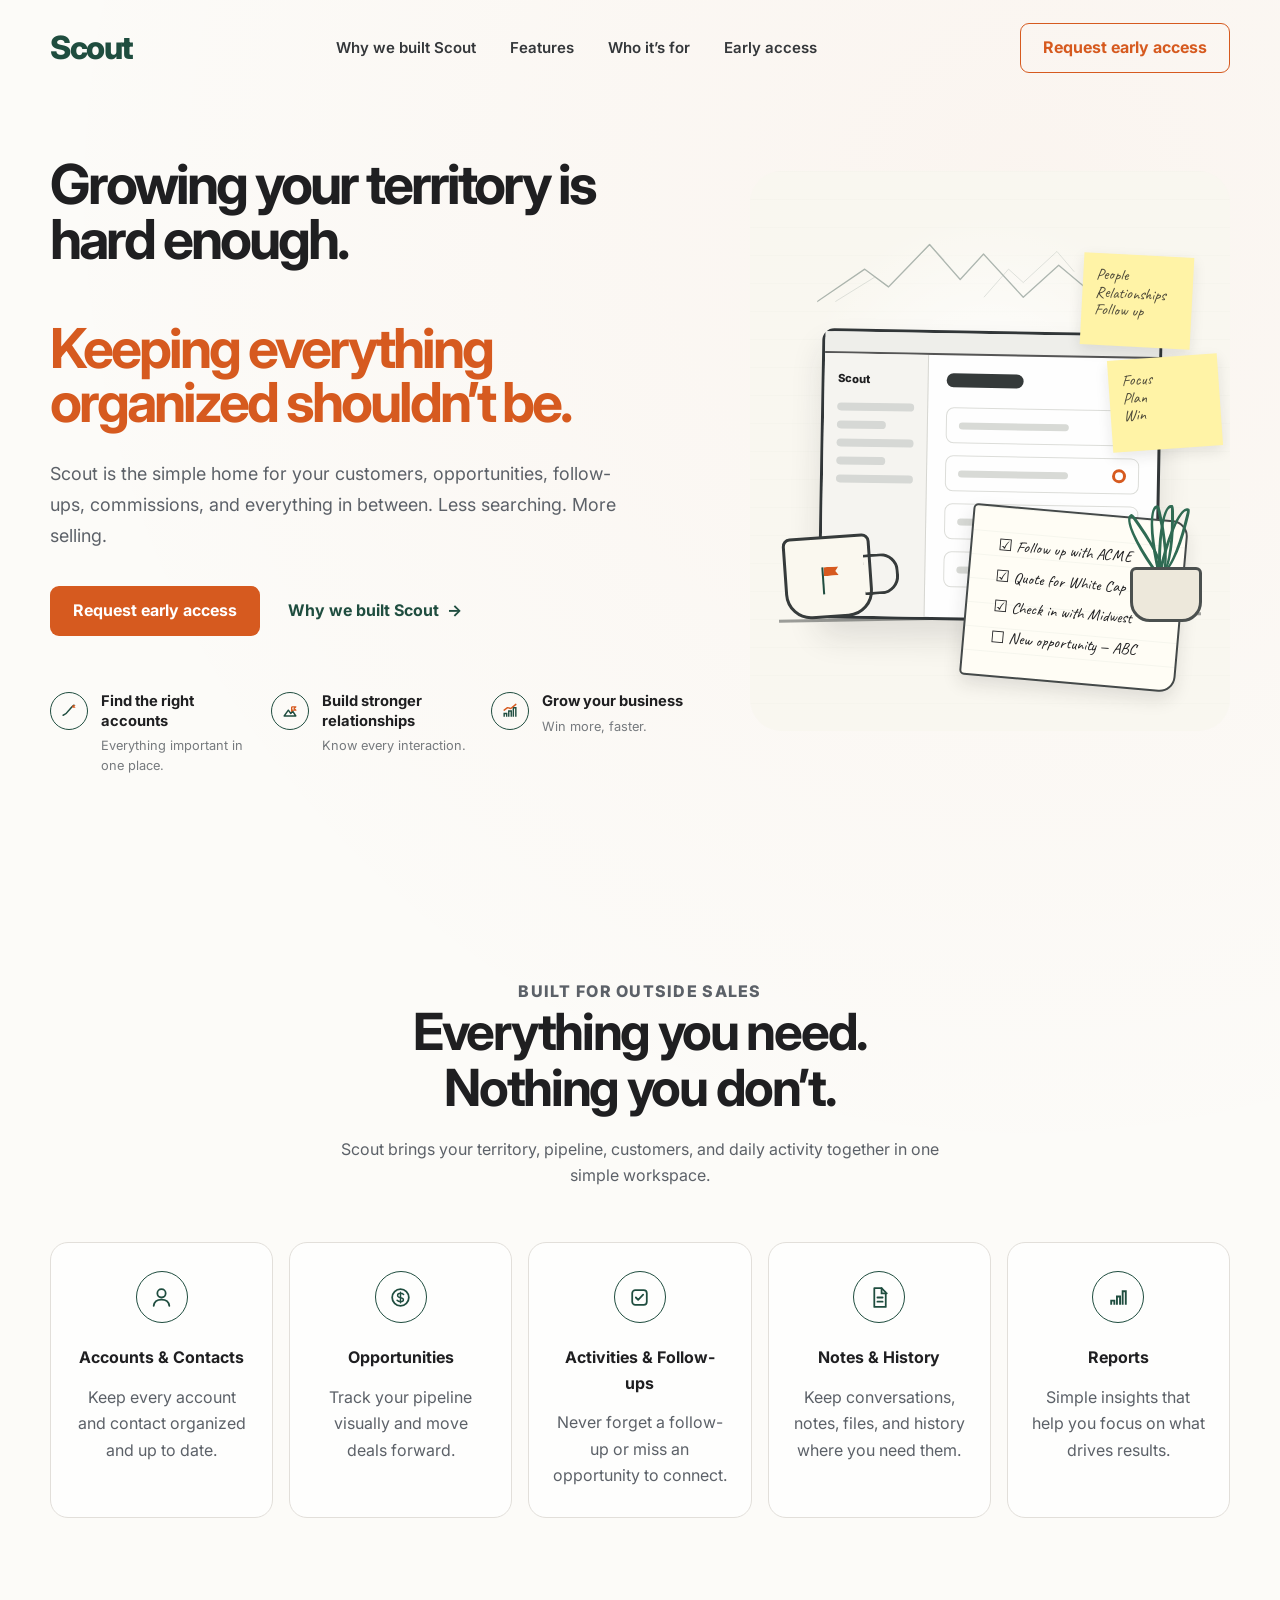
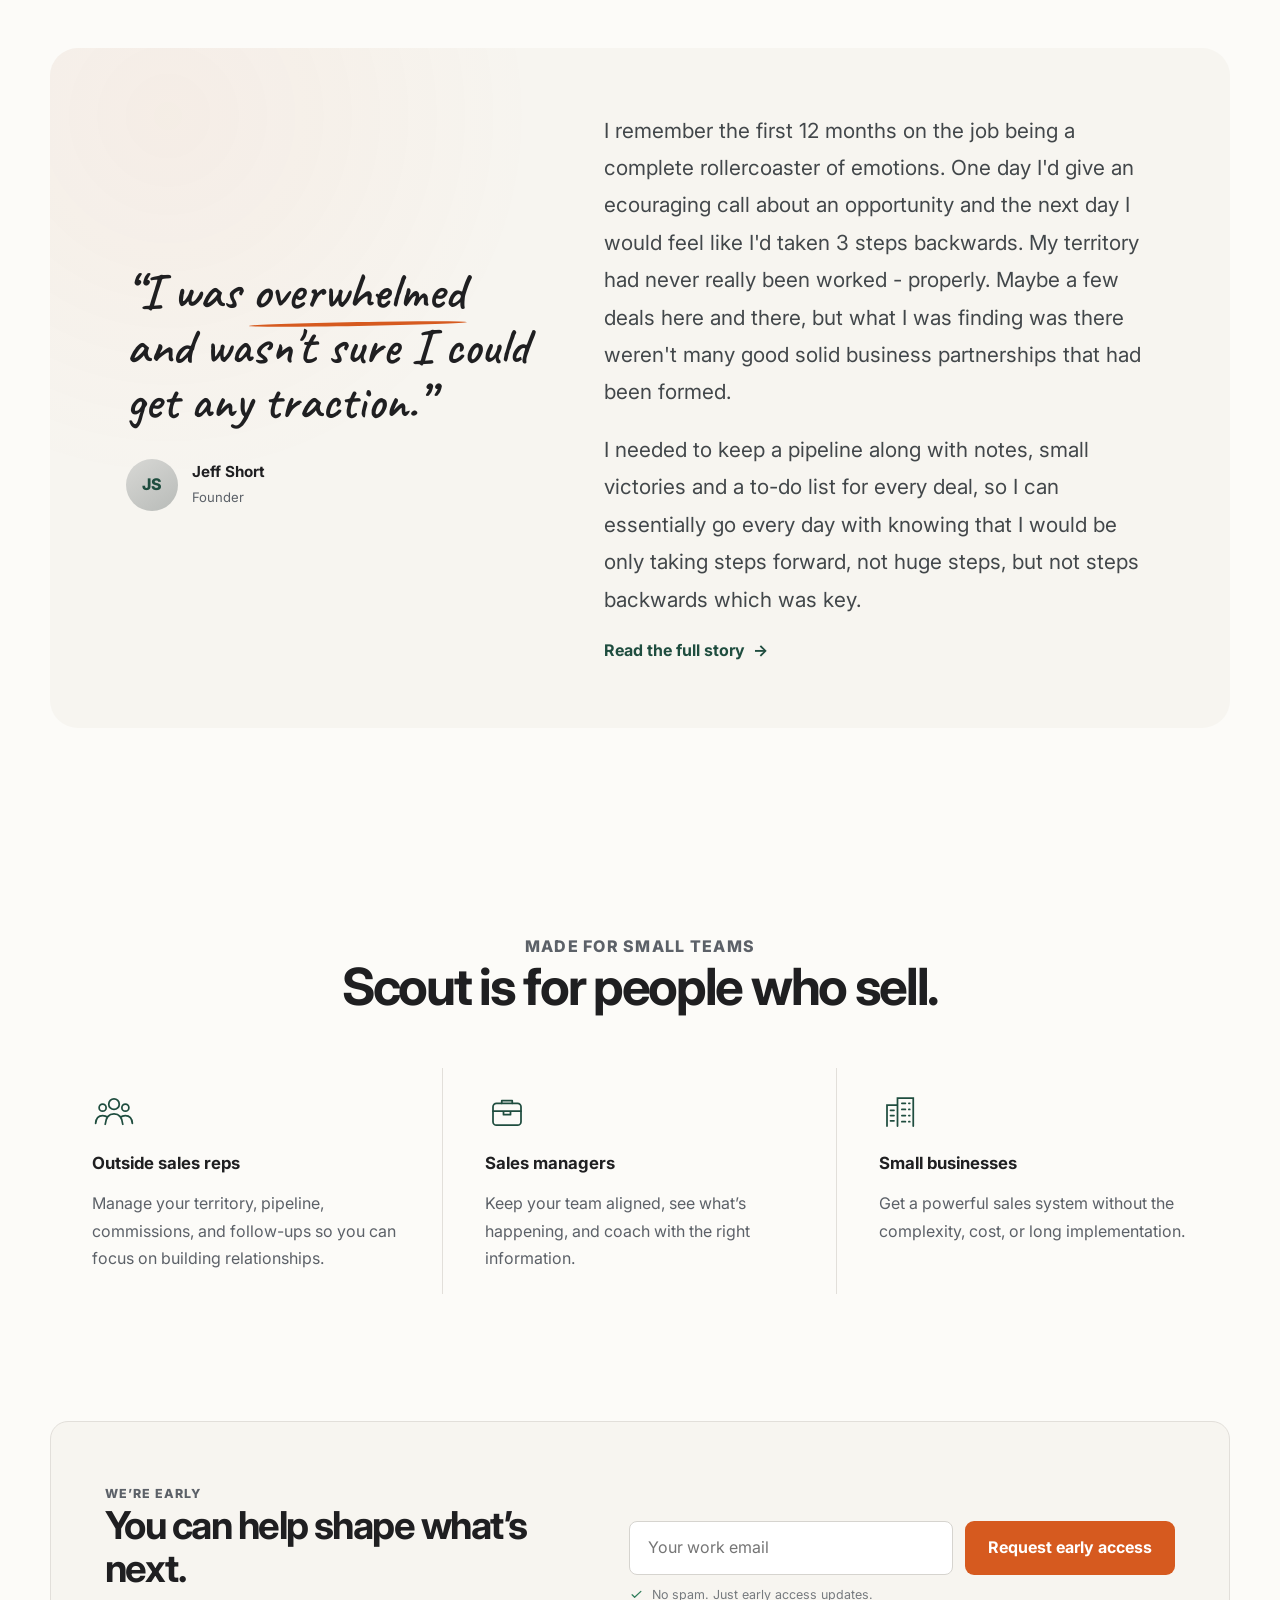
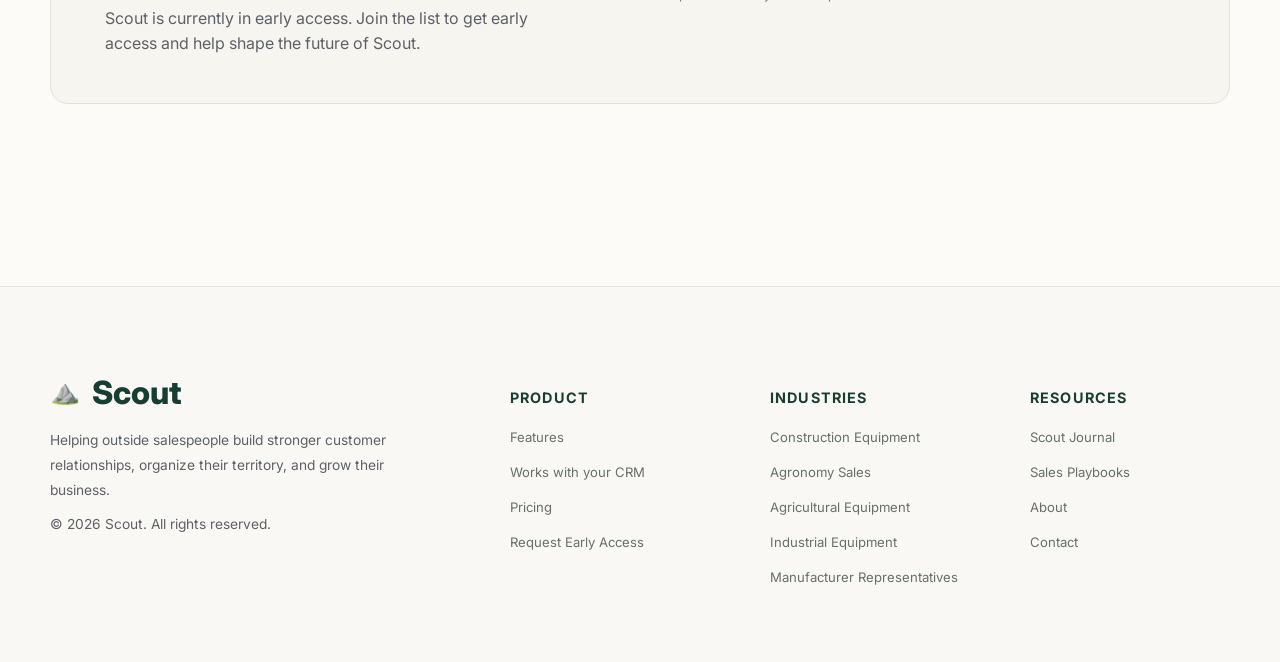
<file: index.html>
<!DOCTYPE html>
<html lang="en">
<head>
  <meta charset="UTF-8" />
  <meta name="viewport" content="width=device-width, initial-scale=1.0" />

  <title>Scout — Find. Build. Grow.</title>

  <meta
    name="description"
    content="Scout helps outside sales reps organize customers, opportunities, follow-ups, commissions, and territory activity in one simple workspace."
  />

  <link rel="preconnect" href="https://fonts.googleapis.com" />
  <link rel="preconnect" href="https://fonts.gstatic.com" crossorigin />

  <link
    href="https://fonts.googleapis.com/css2?family=Caveat:wght@500;600;700&family=Inter:wght@400;500;600;700;800&display=swap"
    rel="stylesheet"
  />

  <style>
    :root {
      --scout-green: #1f4d3f;
      --pine-green: #2f6b53;
      --scout-orange: #d65a1f;
      --scout-orange-dark: #bd4814;

      --sand: #f7f5f0;
      --warm-white: #fcfbf8;
      --white: #ffffff;
      --stone: #e2dfda;

      --charcoal: #1f1f21;
      --graphite: #5c6168;
      --muted: #767a7e;

      --success: #2e7d5a;

      --radius-sm: 10px;
      --radius-md: 18px;
      --radius-lg: 28px;

      --shadow-soft:
        0 18px 50px rgba(31, 31, 33, 0.06),
        0 2px 10px rgba(31, 31, 33, 0.04);

      --container: 1180px;
    }

    * {
      box-sizing: border-box;
    }

    html {
      scroll-behavior: smooth;
    }

    body {
      margin: 0;
      background:
        radial-gradient(
          circle at 80% 5%,
          rgba(214, 90, 31, 0.04),
          transparent 26%
        ),
        var(--warm-white);
      color: var(--charcoal);
      font-family: "Inter", Arial, sans-serif;
      line-height: 1.6;
    }

    img {
      display: block;
      max-width: 100%;
    }

    a {
      color: inherit;
      text-decoration: none;
    }

    button,
    input {
      font: inherit;
    }

    .container {
      width: min(calc(100% - 40px), var(--container));
      margin: 0 auto;
    }

    .section {
      padding: 92px 0;
    }

    .eyebrow {
      margin: 0 0 12px;
      color: var(--scout-orange);
      font-size: 0.78rem;
      font-weight: 800;
      letter-spacing: 0.08em;
      text-transform: uppercase;
    }

    .section-heading {
      max-width: 720px;
      margin: 0 auto;
      text-align: center;
    }

    .section-heading h2 {
      margin: 0;
      font-size: clamp(2rem, 4vw, 3.35rem);
      line-height: 1.08;
      letter-spacing: -0.045em;
    }

    .section-heading p {
      max-width: 650px;
      margin: 22px auto 0;
      color: var(--graphite);
      font-size: 1rem;
    }

    .btn {
      display: inline-flex;
      min-height: 50px;
      align-items: center;
      justify-content: center;
      gap: 9px;
      padding: 0 22px;
      border: 1px solid transparent;
      border-radius: 9px;
      cursor: pointer;
      font-weight: 700;
      transition:
        transform 160ms ease,
        background-color 160ms ease,
        border-color 160ms ease,
        color 160ms ease;
    }

    .btn:hover {
      transform: translateY(-1px);
    }

    .btn-primary {
      background: var(--scout-orange);
      color: var(--white);
    }

    .btn-primary:hover {
      background: var(--scout-orange-dark);
    }

    .btn-secondary {
      border-color: var(--scout-orange);
      background: transparent;
      color: var(--scout-orange);
    }

    .btn-secondary:hover {
      background: rgba(214, 90, 31, 0.06);
    }

    .text-link {
      display: inline-flex;
      align-items: center;
      gap: 8px;
      color: var(--scout-green);
      font-weight: 700;
    }

    .text-link:hover {
      color: var(--scout-orange);
    }

    /* Header */

    .site-header {
      position: relative;
      z-index: 20;
      padding: 22px 0;
    }

    .header-inner {
      display: flex;
      align-items: center;
      justify-content: space-between;
      gap: 28px;
    }

    .logo {
      display: inline-flex;
      align-items: center;
      gap: 11px;
      font-size: 2rem;
      font-weight: 800;
      letter-spacing: -0.045em;
      color: var(--scout-green);
    }

    .logo-mark {
      position: relative;
      display: inline-flex;
      width: 44px;
      height: 44px;
      align-items: center;
      justify-content: center;
      border: 2px solid var(--scout-green);
      border-radius: 50%;
    }

    .logo-mark svg {
      width: 31px;
      height: 31px;
    }

    .main-nav {
      display: flex;
      align-items: center;
      gap: 34px;
      color: #34373a;
      font-size: 0.94rem;
      font-weight: 600;
    }

    .main-nav a {
      transition: color 150ms ease;
    }

    .main-nav a:hover {
      color: var(--scout-orange);
    }

    .mobile-menu-button {
      display: none;
      width: 44px;
      height: 44px;
      align-items: center;
      justify-content: center;
      border: 1px solid var(--stone);
      border-radius: 9px;
      background: var(--white);
      cursor: pointer;
    }

    /* Hero */

    .hero {
      padding: 62px 0 90px;
    }

    .hero-grid {
      display: grid;
      grid-template-columns: minmax(0, 1.4fr) minmax(480px, .6fr);
      align-items: center;
      gap: 58px;
    }

    .hero-copy h1 {
      max-width: 690px;
      margin: 0;
      font-size: clamp(2.5rem, 4.3vw, 4.25rem);
      line-height: 0.99;
      letter-spacing: -0.055em;
    }

    .hero-copy h1 span {
      display: block;
      color: var(--scout-orange);
    }

    .hero-copy > p {
      max-width: 590px;
      margin: 28px 0 0;
      color: var(--graphite);
      font-size: 1.12rem;
      line-height: 1.75;
    }

    .hero-actions {
      display: flex;
      align-items: center;
      gap: 28px;
      margin-top: 34px;
    }

    .hero-points {
      display: grid;
      grid-template-columns: repeat(3, 1fr);
      gap: 20px;
      margin-top: 56px;
    }

    .hero-point {
      display: grid;
      grid-template-columns: 39px 1fr;
      gap: 12px;
      align-items: start;
    }

    .hero-point-icon {
      display: inline-flex;
      width: 38px;
      height: 38px;
      align-items: center;
      justify-content: center;
      border: 1.5px solid var(--scout-green);
      border-radius: 50%;
      color: var(--scout-green);
    }

    .hero-point h3 {
      margin: 0;
      font-size: 0.92rem;
      line-height: 1.35;
    }

    .hero-point p {
      margin: 5px 0 0;
      color: var(--muted);
      font-size: 0.8rem;
      line-height: 1.5;
    }

    .hero-visual {
      position: relative;
      min-height: 590px;
    }

    .sketch-card {
      position: relative;
      overflow: hidden;
      min-height: 560px;
      border-radius: 32px;
      background:
        linear-gradient(rgba(255, 255, 255, 0.2), rgba(255, 255, 255, 0.2)),
        repeating-linear-gradient(
          0deg,
          transparent 0,
          transparent 27px,
          rgba(31, 77, 63, 0.035) 28px
        ),
        #f8f5ec;
    }

    .sketch-card::before {
      position: absolute;
      inset: 0;
      background:
        radial-gradient(
          circle at 50% 42%,
          rgba(255, 255, 255, 0.92),
          transparent 48%
        );
      content: "";
    }

    .mountain-lines {
      position: absolute;
      top: 42px;
      left: 50%;
      width: 72%;
      transform: translateX(-50%);
      opacity: 0.38;
    }

    .monitor {
      position: absolute;
      top: 160px;
      left: 50%;
      z-index: 2;
      width: 58%;
      min-width: 340px;
      transform: translateX(-50%) rotate(1deg);
      border: 3px solid #313638;
      border-radius: 12px;
      background: #fefefe;
      box-shadow: 0 18px 32px rgba(31, 31, 33, 0.12);
    }

    .monitor-top {
      height: 22px;
      border-bottom: 2px solid #555;
      background: #eeeeea;
    }

    .monitor-screen {
      display: grid;
      grid-template-columns: 31% 1fr;
      min-height: 220px;
    }

    .monitor-sidebar {
      border-right: 1px solid #d6d6d1;
      padding: 17px 13px;
      background: #f5f4f0;
    }

    .screen-logo {
      margin-bottom: 14px;
      font-size: 0.7rem;
      font-weight: 800;
    }

    .screen-line {
      height: 8px;
      margin: 10px 0;
      border-radius: 20px;
      background: #d6d8d5;
    }

    .screen-line.short {
      width: 64%;
    }

    .monitor-content {
      padding: 18px;
    }

    .monitor-title {
      width: 40%;
      height: 14px;
      margin-bottom: 20px;
      border-radius: 12px;
      background: #353a3a;
    }

    .mini-card {
      display: grid;
      grid-template-columns: 1fr 46px;
      align-items: center;
      gap: 12px;
      margin-bottom: 12px;
      padding: 10px 12px;
      border: 1px solid #dcddd9;
      border-radius: 8px;
    }

    .mini-card-line {
      height: 7px;
      border-radius: 12px;
      background: #d8dad6;
    }

    .mini-card-dot {
      width: 14px;
      height: 14px;
      justify-self: end;
      border: 3px solid var(--scout-orange);
      border-radius: 50%;
    }

    .desk-line {
      position: absolute;
      right: 6%;
      bottom: 112px;
      left: 6%;
      height: 3px;
      background: rgba(42, 47, 47, 0.45);
      transform: rotate(-1deg);
    }

    .notebook {
      position: absolute;
      right: 10%;
      bottom: 47px;
      z-index: 3;
      width: 45%;
      min-height: 160px;
      padding: 26px 26px 20px;
      border: 2px solid #444949;
      border-radius: 5px 16px 16px 5px;
      background:
        repeating-linear-gradient(
          0deg,
          transparent 0,
          transparent 23px,
          rgba(39, 79, 62, 0.09) 24px
        ),
        #fffdf5;
      transform: rotate(5deg);
      box-shadow: 0 8px 18px rgba(31, 31, 33, 0.12);
      font-family: "Caveat", cursive;
    }

    .notebook p {
      margin: 0 0 5px;
      font-size: 1rem;
    }

    .coffee {
      position: absolute;
      bottom: 113px;
      left: 7%;
      z-index: 4;
      width: 88px;
      height: 82px;
      border: 3px solid #363b3b;
      border-radius: 8px 8px 26px 26px;
      background: #faf8ef;
      transform: rotate(-4deg);
    }

    .coffee::after {
      position: absolute;
      top: 18px;
      right: -30px;
      width: 32px;
      height: 35px;
      border: 3px solid #363b3b;
      border-left: 0;
      border-radius: 0 18px 18px 0;
      content: "";
    }

    .coffee-flag {
      position: absolute;
      top: 28px;
      left: 35px;
      width: 20px;
      height: 27px;
      border-left: 2px solid var(--scout-green);
    }

    .coffee-flag::before {
      position: absolute;
      top: 0;
      left: 0;
      width: 15px;
      height: 9px;
      background: var(--scout-orange);
      content: "";
      clip-path: polygon(0 0, 100% 0, 78% 50%, 100% 100%, 0 100%);
    }

    .plant {
      position: absolute;
      right: 3%;
      bottom: 109px;
      z-index: 4;
      width: 106px;
      height: 120px;
    }

    .plant-pot {
      position: absolute;
      right: 14px;
      bottom: 0;
      width: 72px;
      height: 55px;
      border: 3px solid #4b504f;
      border-radius: 6px 6px 20px 20px;
      background: #ede8db;
    }

    .leaf {
      position: absolute;
      bottom: 47px;
      left: 48px;
      width: 16px;
      height: 70px;
      border: 3px solid var(--pine-green);
      border-radius: 80% 10% 80% 10%;
      transform-origin: bottom;
    }

    .leaf:nth-child(2) {
      transform: rotate(-35deg);
    }

    .leaf:nth-child(3) {
      transform: rotate(-12deg);
    }

    .leaf:nth-child(4) {
      transform: rotate(14deg);
    }

    .leaf:nth-child(5) {
      transform: rotate(39deg);
    }

    .sticky-note {
      position: absolute;
      z-index: 6;
      width: 110px;
      min-height: 92px;
      padding: 13px;
      background: #fff3a6;
      box-shadow: 0 5px 14px rgba(31, 31, 33, 0.1);
      color: #4e4a39;
      font-family: "Caveat", cursive;
      font-size: 1rem;
      line-height: 1.1;
    }

    .sticky-one {
      top: 84px;
      right: 8%;
      transform: rotate(3deg);
    }

    .sticky-two {
      top: 186px;
      right: 2%;
      transform: rotate(-4deg);
    }

    /* Features */

    .features-grid {
      display: grid;
      grid-template-columns: repeat(5, 1fr);
      gap: 16px;
      margin-top: 54px;
    }

    .feature-card {
      min-height: 245px;
      padding: 28px 22px;
      border: 1px solid var(--stone);
      border-radius: var(--radius-md);
      background: rgba(255, 255, 255, 0.7);
      text-align: center;
      transition:
        transform 170ms ease,
        border-color 170ms ease,
        background-color 170ms ease;
    }

    .feature-card:hover {
      border-color: rgba(214, 90, 31, 0.35);
      background: var(--white);
      transform: translateY(-4px);
    }

    .feature-icon {
      display: inline-flex;
      width: 52px;
      height: 52px;
      align-items: center;
      justify-content: center;
      margin-bottom: 22px;
      border: 1.5px solid var(--scout-green);
      border-radius: 50%;
      color: var(--scout-green);
    }

    .feature-card h3 {
      margin: 0;
      font-size: 1rem;
    }

    .feature-card p {
      margin: 13px 0 0;
      color: var(--graphite);
      font-size: 1rem;
      line-height: 1.65;
    }

    /* Founder */

    .founder-section {
      padding-top: 38px;
    }

    .founder-card {
      display: grid;
      grid-template-columns: 0.85fr 1.15fr;
      gap: 72px;
      align-items: center;
      padding: 64px 76px;
      border-radius: var(--radius-lg);
      background:
        radial-gradient(
          circle at 10% 10%,
          rgba(214, 90, 31, 0.05),
          transparent 30%
        ),
        var(--sand);
    }

    .founder-quote {
      position: relative;
    }

    .founder-quote blockquote {
      margin: 0;
      font-family: "Caveat", cursive;
      font-size: clamp(2.1rem, 4vw, 3.5rem);
      font-weight: 600;
      line-height: 1.07;
    }

    .hand-underline {
      position: relative;
      display: inline-block;
    }

    .hand-underline::after {
      position: absolute;
      right: -3px;
      bottom: -7px;
      left: -3px;
      height: 4px;
      border-radius: 50%;
      background: var(--scout-orange);
      content: "";
      transform: rotate(-1deg);
    }

    .founder-info {
      display: flex;
      align-items: center;
      gap: 14px;
      margin-top: 30px;
    }

    .founder-photo {
      display: inline-flex;
      width: 52px;
      height: 52px;
      align-items: center;
      justify-content: center;
      overflow: hidden;
      border-radius: 50%;
      background: linear-gradient(145deg, #d8d8d5, #b8bbb8);
      color: var(--scout-green);
      font-weight: 800;
    }

    .founder-info strong {
      display: block;
      font-size: 0.95rem;
    }

    .founder-info span {
      color: var(--graphite);
      font-size: 0.82rem;
    }

    .founder-story p {
      margin: 0 0 20px;
      color: #42474a;
      font-size: 1.3rem;
      line-height: 1.8;
    }

    /* Audience */

    .audience-grid {
      display: grid;
      grid-template-columns: repeat(3, 1fr);
      gap: 0;
      margin-top: 54px;
    }

    .audience-item {
      min-height: 220px;
      padding: 22px 42px;
      border-right: 1px solid var(--stone);
    }

    .audience-item:last-child {
      border-right: 0;
    }

    .audience-icon {
      display: inline-flex;
      width: 44px;
      height: 44px;
      align-items: center;
      justify-content: center;
      margin-bottom: 16px;
      color: var(--scout-green);
    }

    .audience-item h3 {
      margin: 0;
      font-size: 1.05rem;
    }

    .audience-item p {
      margin: 13px 0 0;
      color: var(--graphite);
      font-size: 1rem;
      line-height: 1.7;
    }

    /* CTA */

    .cta-section {
      padding-top: 35px;
      padding-bottom: 62px;
    }

    .cta-card {
      display: grid;
      grid-template-columns: 1fr 1.15fr;
      gap: 50px;
      align-items: center;
      padding: 46px 54px;
      border: 1px solid var(--stone);
      border-radius: var(--radius-md);
      background: var(--sand);
    }

    .cta-copy h2 {
      max-width: 450px;
      margin: 0;
      font-size: clamp(1.7rem, 3vw, 2.7rem);
      line-height: 1.12;
      letter-spacing: -0.04em;
    }

    .cta-copy p {
      max-width: 510px;
      margin: 16px 0 0;
      color: var(--graphite);
    }

    .early-access-form {
      display: grid;
      grid-template-columns: 1fr auto;
      gap: 12px;
    }

    .early-access-form input {
      width: 100%;
      min-height: 54px;
      padding: 0 18px;
      border: 1px solid #d6d4cf;
      border-radius: 8px;
      background: var(--white);
      outline: none;
    }

    .early-access-form input:focus {
      border-color: var(--scout-orange);
      box-shadow: 0 0 0 3px rgba(214, 90, 31, 0.11);
    }

    .form-note {
      display: flex;
      align-items: center;
      gap: 8px;
      margin-top: 10px;
      color: var(--muted);
      font-size: 0.78rem;
    }

    .form-note svg {
      color: var(--success);
    }

    /* Footer */

    .site-footer {
      padding: 42px 0 54px;
    }

    .footer-grid {
      display: grid;
      grid-template-columns: 1.8fr repeat(3, 1fr) auto;
      gap: 46px;
      align-items: start;
    }

    .footer-brand p {
      margin: 10px 0 0;
      color: var(--graphite);
      font-size: 0.86rem;
    }

    .footer-brand p span {
      color: var(--scout-orange);
    }

    .footer-column h3 {
      margin: 0 0 14px;
      font-size: 0.82rem;
    }

    .footer-column a {
      display: block;
      margin: 8px 0;
      color: var(--graphite);
      font-size: 0.82rem;
    }

    .footer-column a:hover {
      color: var(--scout-orange);
    }

    .social-links {
      display: flex;
      gap: 14px;
      align-items: center;
      padding-top: 6px;
    }

    .social-link {
      display: inline-flex;
      width: 38px;
      height: 38px;
      align-items: center;
      justify-content: center;
      border: 1px solid var(--stone);
      border-radius: 50%;
      background: var(--white);
    }

    .social-link:hover {
      border-color: var(--scout-orange);
      color: var(--scout-orange);
    }

    /* Mobile nav */

    .mobile-nav {
      display: none;
      padding: 10px 0 20px;
    }

    .mobile-nav.open {
      display: grid;
      gap: 7px;
    }

    .mobile-nav a {
      padding: 12px 0;
      border-bottom: 1px solid var(--stone);
      font-weight: 600;
    }
    /* =========================
   FOOTER
========================= */

.site-footer{

    margin-top:120px;
    padding:80px 0 60px;

    background:#faf8f5;

    border-top:1px solid #e8e5df;

}

.footer-grid{

    display:grid;

    grid-template-columns:
        2fr
        1fr
        1fr
        1fr;

    gap:60px;

}

.footer-logo{

    display:flex;

    align-items:center;

    gap:12px;

    text-decoration:none;

    color:#183e34;

    font-size:2rem;

    font-weight:800;

}

.logo-icon{

    font-size:1.5rem;

}

.footer-tagline{

    margin-top:22px;

    max-width:360px;

    color:#66706b;

    line-height:1.8;

}

.footer-copy{

    margin-top:28px;

    font-size:.9rem;

    color:#999;

}

.footer-column h4{

    margin-bottom:18px;

    font-size:.9rem;

    text-transform:uppercase;

    letter-spacing:.08em;

    color:#183e34;

}

.footer-column a{

    display:block;

    margin-bottom:14px;

    color:#66706b;

    text-decoration:none;

    transition:.2s;

}

.footer-column a:hover{

    color:#d65a1f;

}

@media(max-width:900px){

.footer-grid{

grid-template-columns:1fr 1fr;

}

}

@media(max-width:650px){

.footer-grid{

grid-template-columns:1fr;

gap:40px;

}

}

    /* Responsive */

    @media (max-width: 1020px) {
      .main-nav {
        display: none;
      }

      .header-inner > .btn {
        display: none;
      }

      .mobile-menu-button {
        display: inline-flex;
      }

      .hero-grid {
        grid-template-columns: 1fr;
      }

      .hero-copy {
        text-align: center;
      }

      .hero-copy h1,
      .hero-copy > p {
        margin-right: auto;
        margin-left: auto;
      }

      .hero-actions {
        justify-content: center;
      }

      .hero-point {
        text-align: left;
      }

      .hero-visual {
        min-height: 570px;
      }

      .features-grid {
        grid-template-columns: repeat(3, 1fr);
      }

      .founder-card {
        gap: 44px;
        padding: 54px 42px;
      }

      .footer-grid {
        grid-template-columns: 1.5fr repeat(3, 1fr);
      }

      .social-links {
        grid-column: 1 / -1;
      }
    }

    @media (max-width: 760px) {
      .container {
        width: min(calc(100% - 28px), var(--container));
      }

      .section {
        padding: 70px 0;
      }

      .hero {
        padding-top: 38px;
      }

      .hero-copy h1 {
        font-size: clamp(2.65rem, 12vw, 4.5rem);
      }

      .hero-actions {
        flex-direction: column;
        gap: 18px;
      }

      .hero-actions .btn {
        width: 100%;
      }

      .hero-points {
        grid-template-columns: 1fr;
      }

      .hero-visual {
        min-height: 480px;
      }

      .sketch-card {
        min-height: 470px;
      }

      .monitor {
        top: 135px;
        width: 72%;
        min-width: 0;
      }

      .monitor-screen {
        min-height: 185px;
      }

      .sticky-note {
        width: 84px;
        min-height: 72px;
        padding: 9px;
        font-size: 0.82rem;
      }

      .sticky-one {
        top: 60px;
        right: 4%;
      }

      .sticky-two {
        top: 143px;
        right: 0;
      }

      .notebook {
        right: 4%;
        bottom: 45px;
        width: 54%;
        min-height: 126px;
        padding: 18px;
      }

      .coffee {
        bottom: 86px;
        left: 4%;
        transform: scale(0.78) rotate(-4deg);
      }

      .plant {
        display: none;
      }

      .features-grid {
        grid-template-columns: 1fr;
      }

      .feature-card {
        min-height: 0;
      }

      .founder-card {
        grid-template-columns: 1fr;
        padding: 40px 26px;
      }

      .audience-grid {
        grid-template-columns: 1fr;
      }

      .audience-item {
        min-height: 0;
        padding: 28px 12px;
        border-right: 0;
        border-bottom: 1px solid var(--stone);
      }

      .audience-item:last-child {
        border-bottom: 0;
      }

      .cta-card {
        grid-template-columns: 1fr;
        padding: 34px 24px;
      }

      .early-access-form {
        grid-template-columns: 1fr;
      }

      .early-access-form .btn {
        width: 100%;
      }

      .footer-grid {
        grid-template-columns: repeat(2, 1fr);
      }

      .footer-brand {
        grid-column: 1 / -1;
      }
    }

    @media (max-width: 480px) {
      .logo {
        font-size: 1.65rem;
      }

      .logo-mark {
        width: 39px;
        height: 39px;
      }

      .footer-grid {
        grid-template-columns: 1fr;
      }

      .social-links {
        grid-column: auto;
      }
    }
  </style>
</head>

<body>
  <header class="site-header">
    <div class="container">
      <div class="header-inner">
        <a class="logo" href="#top" aria-label="Scout homepage">
          Scout
        </a>

        <nav class="main-nav" aria-label="Primary navigation">
          <a href="#story">Why we built Scout</a>
          <a href="#features">Features</a>
          <a href="#audience">Who it’s for</a>
          <a href="#early-access">Early access</a>
        </nav>

        <a class="btn btn-secondary" href="#early-access">
          Request early access
        </a>

        <button
          class="mobile-menu-button"
          id="mobileMenuButton"
          type="button"
          aria-label="Open navigation"
          aria-expanded="false"
        >
          <svg
            width="22"
            height="22"
            viewBox="0 0 24 24"
            fill="none"
            aria-hidden="true"
          >
            <path
              d="M4 7h16M4 12h16M4 17h16"
              stroke="currentColor"
              stroke-width="2"
              stroke-linecap="round"
            />
          </svg>
        </button>
      </div>

      <nav class="mobile-nav" id="mobileNav" aria-label="Mobile navigation">
        <a href="#story">Why we built Scout</a>
        <a href="#features">Features</a>
        <a href="#audience">Who it’s for</a>
        <a href="#early-access">Early access</a>
      </nav>
    </div>
  </header>

  <main id="top">
    <section class="hero">
      <div class="container">
        <div class="hero-grid">
          <div class="hero-copy">
            <h1>
              Growing your territory is hard enough.<br><br>
              <span>Keeping everything organized shouldn’t be.</span>
            </h1>

            <p>
              Scout is the simple home for your customers, opportunities,
              follow-ups, commissions, and everything in between. Less
              searching. More selling.
            </p>

            <div class="hero-actions">
              <a class="btn btn-primary" href="#early-access">
                Request early access
              </a>

              <a class="text-link" href="#story">
                Why we built Scout
                <span aria-hidden="true">→</span>
              </a>
            </div>

            <div class="hero-points">
              <article class="hero-point">
                <span class="hero-point-icon">
                  <svg
                    width="20"
                    height="20"
                    viewBox="0 0 24 24"
                    fill="none"
                    aria-hidden="true"
                  >
                    <path
                      d="M5 17c3-1 5-3 7-6 2-2 3-4 6-6"
                      stroke="currentColor"
                      stroke-width="1.8"
                      stroke-linecap="round"
                    />
                    <path
                      d="M16 5h4l-1.5 1.5L20 8h-4z"
                      fill="#d65a1f"
                    />
                  </svg>
                </span>

                <div>
                  <h3>Find the right accounts</h3>
                  <p>Everything important in one place.</p>
                </div>
              </article>

              <article class="hero-point">
                <span class="hero-point-icon">
                  <svg
                    width="20"
                    height="20"
                    viewBox="0 0 24 24"
                    fill="none"
                    aria-hidden="true"
                  >
                    <path
                      d="M5 18l5-7 3 4 2-3 4 6H5z"
                      stroke="currentColor"
                      stroke-width="1.7"
                      stroke-linejoin="round"
                    />
                    <path
                      d="M14 7v6M14 7h5l-2 2 2 2h-5"
                      stroke="#d65a1f"
                      stroke-width="1.6"
                      stroke-linejoin="round"
                    />
                  </svg>
                </span>

                <div>
                  <h3>Build stronger relationships</h3>
                  <p>Know every interaction.</p>
                </div>
              </article>

              <article class="hero-point">
                <span class="hero-point-icon">
                  <svg
                    width="20"
                    height="20"
                    viewBox="0 0 24 24"
                    fill="none"
                    aria-hidden="true"
                  >
                    <path
                      d="M5 19v-4h3v4M10.5 19v-7h3v7M16 19V8h3v11"
                      stroke="currentColor"
                      stroke-width="1.7"
                    />
                    <path
                      d="M5 11l4-3 4 1 6-5"
                      stroke="#d65a1f"
                      stroke-width="1.7"
                      stroke-linecap="round"
                      stroke-linejoin="round"
                    />
                  </svg>
                </span>

                <div>
                  <h3>Grow your business</h3>
                  <p>Win more, faster.</p>
                </div>
              </article>
            </div>
          </div>

          <div class="hero-visual" aria-label="Illustration of Scout workspace">
            <div class="sketch-card">
              <svg
                class="mountain-lines"
                viewBox="0 0 800 240"
                fill="none"
                aria-hidden="true"
              >
                <path
                  d="M0 205L110 130l55 41 95-98 71 81 54-59 92 100 82-74 100 84"
                  stroke="#314b43"
                  stroke-width="3"
                  stroke-linecap="round"
                  stroke-linejoin="round"
                />
                <path
                  d="M42 205l92-57 32 24 95-99 33 36"
                  stroke="#314b43"
                  stroke-width="1.4"
                  opacity=".6"
                />
                <path
                  d="M386 195l57-65 34 31 78-72 40 47"
                  stroke="#314b43"
                  stroke-width="1.4"
                  opacity=".6"
                />
              </svg>

              <div class="sticky-note sticky-one">
                People<br />
                Relationships<br />
                Follow up
              </div>

              <div class="sticky-note sticky-two">
                Focus<br />
                Plan<br />
                Win
              </div>

              <div class="monitor">
                <div class="monitor-top"></div>

                <div class="monitor-screen">
                  <div class="monitor-sidebar">
                    <div class="screen-logo">Scout</div>
                    <div class="screen-line"></div>
                    <div class="screen-line short"></div>
                    <div class="screen-line"></div>
                    <div class="screen-line short"></div>
                    <div class="screen-line"></div>
                  </div>

                  <div class="monitor-content">
                    <div class="monitor-title"></div>

                    <div class="mini-card">
                      <div class="mini-card-line"></div>
                      <div class="mini-card-dot"></div>
                    </div>

                    <div class="mini-card">
                      <div class="mini-card-line"></div>
                      <div class="mini-card-dot"></div>
                    </div>

                    <div class="mini-card">
                      <div class="mini-card-line"></div>
                      <div class="mini-card-dot"></div>
                    </div>

                    <div class="mini-card">
                      <div class="mini-card-line"></div>
                      <div class="mini-card-dot"></div>
                    </div>
                  </div>
                </div>
              </div>

              <div class="desk-line"></div>

              <div class="coffee">
                <span class="coffee-flag"></span>
              </div>

              <div class="notebook">
                <p>☑ Follow up with ACME</p>
                <p>☑ Quote for White Cap</p>
                <p>☑ Check in with Midwest</p>
                <p>☐ New opportunity — ABC</p>
              </div>

              <div class="plant">
                <span class="leaf"></span>
                <span class="leaf"></span>
                <span class="leaf"></span>
                <span class="leaf"></span>
                <span class="plant-pot"></span>
              </div>
            </div>
          </div>
        </div>
      </div>
    </section>

    <section class="section" id="features">
      <div class="container">
        <div class="section-heading">
          <p class="eyebrow">Built for outside sales</p>

          <h2>
            Everything you need.<br />
            Nothing you don’t.
          </h2>

          <p>
            Scout brings your territory, pipeline, customers, and daily activity
            together in one simple workspace.
          </p>
        </div>

        <div class="features-grid">
          <article class="feature-card">
            <span class="feature-icon">
              <svg
                width="25"
                height="25"
                viewBox="0 0 24 24"
                fill="none"
                aria-hidden="true"
              >
                <circle
                  cx="12"
                  cy="8"
                  r="4"
                  stroke="currentColor"
                  stroke-width="1.7"
                />
                <path
                  d="M4.5 20c.5-4 3-6 7.5-6s7 2 7.5 6"
                  stroke="currentColor"
                  stroke-width="1.7"
                  stroke-linecap="round"
                />
              </svg>
            </span>

            <h3>Accounts &amp; Contacts</h3>

            <p>
              Keep every account and contact organized and up to date.
            </p>
          </article>

          <article class="feature-card">
            <span class="feature-icon">
              <svg
                width="25"
                height="25"
                viewBox="0 0 24 24"
                fill="none"
                aria-hidden="true"
              >
                <circle
                  cx="12"
                  cy="12"
                  r="8"
                  stroke="currentColor"
                  stroke-width="1.7"
                />
                <path
                  d="M12 7v10M15 9.2c-.7-.7-1.7-1.2-3-1.2-1.6 0-2.8.8-2.8 2 0 3 5.6 1.4 5.6 4.1 0 1.1-1.1 1.9-2.8 1.9-1.4 0-2.6-.5-3.3-1.3"
                  stroke="currentColor"
                  stroke-width="1.4"
                  stroke-linecap="round"
                />
              </svg>
            </span>

            <h3>Opportunities</h3>

            <p>
              Track your pipeline visually and move deals forward.
            </p>
          </article>

          <article class="feature-card">
            <span class="feature-icon">
              <svg
                width="25"
                height="25"
                viewBox="0 0 24 24"
                fill="none"
                aria-hidden="true"
              >
                <rect
                  x="5"
                  y="5"
                  width="14"
                  height="14"
                  rx="3"
                  stroke="currentColor"
                  stroke-width="1.7"
                />
                <path
                  d="M8.5 12l2.2 2.2 4.8-5"
                  stroke="currentColor"
                  stroke-width="1.7"
                  stroke-linecap="round"
                  stroke-linejoin="round"
                />
              </svg>
            </span>

            <h3>Activities &amp; Follow-ups</h3>

            <p>
              Never forget a follow-up or miss an opportunity to connect.
            </p>
          </article>

          <article class="feature-card">
            <span class="feature-icon">
              <svg
                width="25"
                height="25"
                viewBox="0 0 24 24"
                fill="none"
                aria-hidden="true"
              >
                <path
                  d="M7 3h7l4 4v14H7z"
                  stroke="currentColor"
                  stroke-width="1.7"
                  stroke-linejoin="round"
                />
                <path
                  d="M14 3v5h5M10 12h5M10 16h5"
                  stroke="currentColor"
                  stroke-width="1.7"
                  stroke-linecap="round"
                />
              </svg>
            </span>

            <h3>Notes &amp; History</h3>

            <p>
              Keep conversations, notes, files, and history where you need them.
            </p>
          </article>

          <article class="feature-card">
            <span class="feature-icon">
              <svg
                width="25"
                height="25"
                viewBox="0 0 24 24"
                fill="none"
                aria-hidden="true"
              >
                <path
                  d="M5 19v-4h3v4M10.5 19v-8h3v8M16 19V6h3v13"
                  stroke="currentColor"
                  stroke-width="1.8"
                />
              </svg>
            </span>

            <h3>Reports</h3>

            <p>
              Simple insights that help you focus on what drives results.
            </p>
          </article>
        </div>
      </div>
    </section>

    <section class="section founder-section" id="story">
      <div class="container">
        <div class="founder-card">
          <div class="founder-quote">
            <blockquote>
              “I was <span class="hand-underline">overwhelmed</span> and wasn't sure I could get any traction.”
             
            </blockquote>

            <div class="founder-info">
              <div class="founder-photo">JS</div>

              <div>
                <strong>Jeff Short</strong>
                <span>Founder</span>
              </div>
            </div>
          </div>

          <div class="founder-story">
            <p>
              I remember the first 12 months on the job being a complete rollercoaster of emotions. One day I'd give an ecouraging call about an opportunity and the next day I would feel like I'd taken 3 steps backwards. 
              My territory had never really been worked - properly. Maybe a few deals here and there, but what I was finding was there weren't many good solid business partnerships that had been formed.
            </p>

            <p>
              I needed to keep a pipeline along with notes, small victories and a to-do list for every deal, so I can essentially go every day with knowing that I would be only taking steps forward, not huge steps, but not steps backwards which was key. 
            </p>

            <a class="text-link" href="/why-scout.html">
              Read the full story
              <span aria-hidden="true">→</span>
            </a>
          </div>
        </div>
      </div>
    </section>

    <section class="section" id="audience">
      <div class="container">
        <div class="section-heading">
          <p class="eyebrow">Made for small teams</p>
          <h2>Scout is for people who sell.</h2>
        </div>

        <div class="audience-grid">
          <article class="audience-item">
            <span class="audience-icon">
              <svg
                width="42"
                height="42"
                viewBox="0 0 48 48"
                fill="none"
                aria-hidden="true"
              >
                <circle
                  cx="24"
                  cy="15"
                  r="6"
                  stroke="currentColor"
                  stroke-width="2"
                />
                <circle
                  cx="11"
                  cy="19"
                  r="4"
                  stroke="currentColor"
                  stroke-width="2"
                />
                <circle
                  cx="37"
                  cy="19"
                  r="4"
                  stroke="currentColor"
                  stroke-width="2"
                />
                <path
                  d="M14 38c.7-8 4-12 10-12s9.3 4 10 12M3 37c.4-6 3-9 8-9 2.4 0 4.3.7 5.7 2M45 37c-.4-6-3-9-8-9-2.4 0-4.3.7-5.7 2"
                  stroke="currentColor"
                  stroke-width="2"
                  stroke-linecap="round"
                />
              </svg>
            </span>

            <h3>Outside sales reps</h3>

            <p>
              Manage your territory, pipeline, commissions, and follow-ups so
              you can focus on building relationships.
            </p>
          </article>

          <article class="audience-item">
            <span class="audience-icon">
              <svg
                width="42"
                height="42"
                viewBox="0 0 48 48"
                fill="none"
                aria-hidden="true"
              >
                <rect
                  x="8"
                  y="14"
                  width="32"
                  height="25"
                  rx="4"
                  stroke="currentColor"
                  stroke-width="2"
                />
                <path
                  d="M18 14v-3h12v3M8 23h32M20 23v4h8v-4"
                  stroke="currentColor"
                  stroke-width="2"
                  stroke-linecap="round"
                  stroke-linejoin="round"
                />
              </svg>
            </span>

            <h3>Sales managers</h3>

            <p>
              Keep your team aligned, see what’s happening, and coach with the
              right information.
            </p>
          </article>

          <article class="audience-item">
            <span class="audience-icon">
              <svg
                width="42"
                height="42"
                viewBox="0 0 48 48"
                fill="none"
                aria-hidden="true"
              >
                <path
                  d="M8 40V16h12v24M20 40V8h18v32M12 22h4M12 28h4M12 34h4M25 14h4M33 14h1M25 21h4M33 21h1M25 28h4M33 28h1M25 35h4M33 35h1"
                  stroke="currentColor"
                  stroke-width="2"
                  stroke-linecap="round"
                />
              </svg>
            </span>

            <h3>Small businesses</h3>

            <p>
              Get a powerful sales system without the complexity, cost, or
              long implementation.
            </p>
          </article>
        </div>
      </div>
    </section>

    <section class="cta-section" id="early-access">
      <div class="container">
        <div class="cta-card">
          <div class="cta-copy">
            <p class="eyebrow">We’re early</p>

            <h2>You can help shape what’s next.</h2>

            <p>
              Scout is currently in early access. Join the list to get early
              access and help shape the future of Scout.
            </p>
          </div>

          <div>
            <form
              class="early-access-form"
              action="https://formspree.io/f/YOUR_FORM_ID"
              method="POST"
            >
              <label for="email" style="position:absolute;left:-9999px;">
                Work email
              </label>

              <input
                id="email"
                name="email"
                type="email"
                placeholder="Your work email"
                autocomplete="email"
                required
              />

              <button class="btn btn-primary" type="submit">
                Request early access
              </button>
            </form>

            <div class="form-note">
              <svg
                width="15"
                height="15"
                viewBox="0 0 24 24"
                fill="none"
                aria-hidden="true"
              >
                <path
                  d="M5 12.5l4 4L19 7"
                  stroke="currentColor"
                  stroke-width="2"
                  stroke-linecap="round"
                  stroke-linejoin="round"
                />
              </svg>

              No spam. Just early access updates.
            </div>
          </div>
        </div>
      </div>
    </section>
  </main>

 <!-- =========================
     FOOTER
========================= -->

<footer class="site-footer">

  <div class="container footer-grid">

    <!-- Brand -->

    <div class="footer-brand">

      <a href="/" class="footer-logo">
        <span class="logo-icon">
          <!-- Replace with your Scout SVG logo if desired -->
          ⛰️
        </span>

        <span>Scout</span>
      </a>

      <p class="footer-tagline">
        Helping outside salespeople build stronger customer relationships,
        organize their territory, and grow their business.
      </p>

      <p class="footer-copy">
        © 2026 Scout. All rights reserved.
      </p>

    </div>

    <!-- Product -->

    <div class="footer-column">

      <h4>Product</h4>

      <a href="/features.html">Features</a>

      <a href="/works-with-your-crm.html">
        Works with your CRM
      </a>

      <a href="/pricing.html">
        Pricing
      </a>

      <a href="/#early-access">
        Request Early Access
      </a>

    </div>

    <!-- Industries -->

    <div class="footer-column">

      <h4>Industries</h4>

      <a href="/industries/construction-equipment-sales.html">
        Construction Equipment
      </a>

      <a href="/industries/agronomy-sales.html">
        Agronomy Sales
      </a>

      <a href="/industries/agricultural-equipment-sales.html">
        Agricultural Equipment
      </a>

      <a href="/industries/industrial-equipment-sales.html">
        Industrial Equipment
      </a>

      <a href="/industries/manufacturer-representatives.html">
        Manufacturer Representatives
      </a>

    </div>

    <!-- Resources -->

    <div class="footer-column">

      <h4>Resources</h4>

      <a href="/journal/">
        Scout Journal
      </a>

      <a href="/playbooks/">
        Sales Playbooks
      </a>

      <a href="/about.html">
        About
      </a>

      <a href="/contact.html">
        Contact
      </a>

    </div>

  </div>

</footer>

  <script>
    const mobileMenuButton = document.getElementById("mobileMenuButton");
    const mobileNav = document.getElementById("mobileNav");

    mobileMenuButton.addEventListener("click", () => {
      const isOpen = mobileNav.classList.toggle("open");
      mobileMenuButton.setAttribute("aria-expanded", String(isOpen));
    });

    mobileNav.querySelectorAll("a").forEach((link) => {
      link.addEventListener("click", () => {
        mobileNav.classList.remove("open");
        mobileMenuButton.setAttribute("aria-expanded", "false");
      });
    });
  </script>
</body>
</html>
</file>
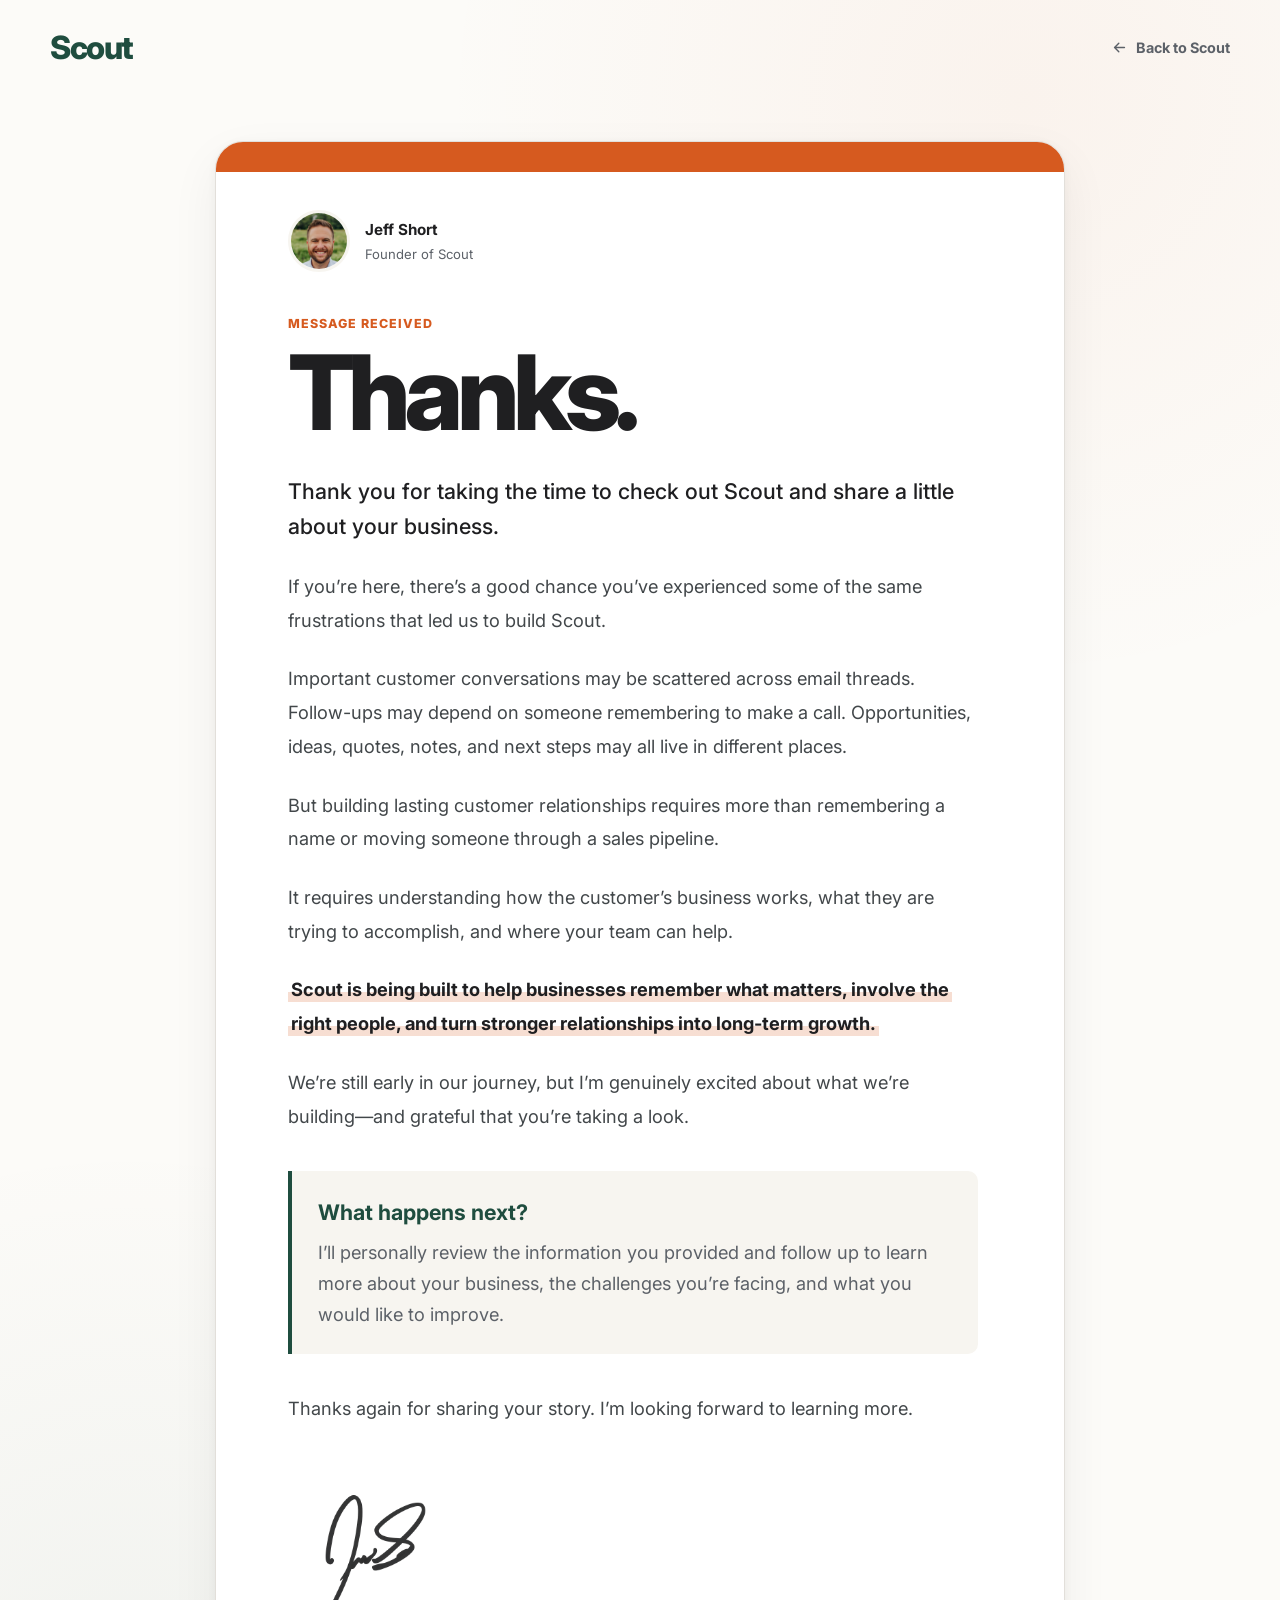
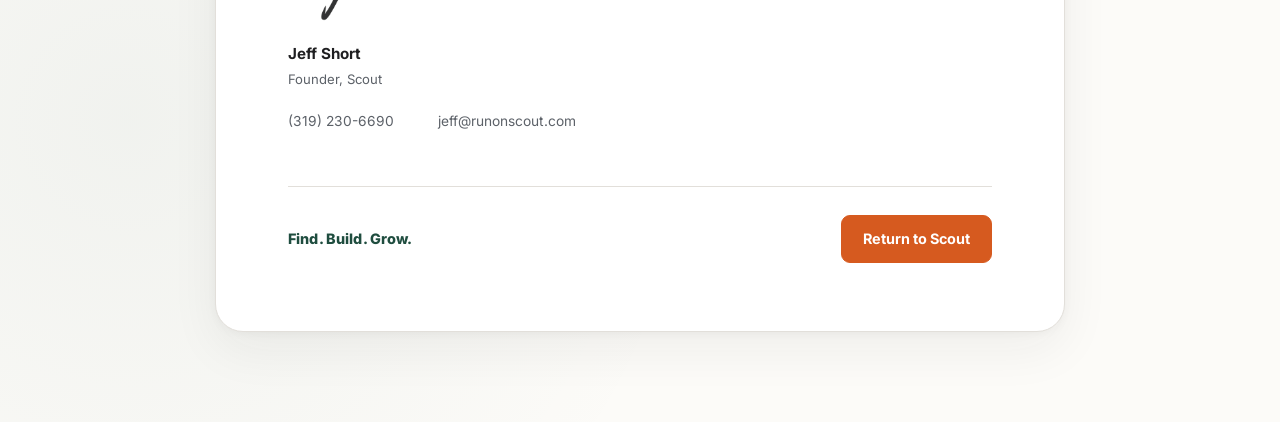
<file: thank-you.html>
<!DOCTYPE html>
<html lang="en">
<head>
  <meta charset="UTF-8">

  <meta
    name="viewport"
    content="width=device-width, initial-scale=1.0"
  >

  <title>Thank You | Scout</title>

  <meta
    name="description"
    content="Thank you for reaching out to Scout. Jeff Short will personally review your information and follow up soon."
  >

  <link rel="preconnect" href="https://fonts.googleapis.com">
  <link rel="preconnect" href="https://fonts.gstatic.com" crossorigin>

  <link
    href="https://fonts.googleapis.com/css2?family=Caveat:wght@500;600;700&family=Inter:wght@400;500;600;700;800&display=swap"
    rel="stylesheet"
  >

  <style>
    :root {
      --scout-green: #1f4d3f;
      --pine-green: #2f6b53;
      --scout-orange: #d65a1f;
      --scout-orange-dark: #bd4814;

      --sand: #f7f5f0;
      --warm-white: #fcfbf8;
      --white: #ffffff;
      --stone: #e2dfda;

      --charcoal: #1f1f21;
      --graphite: #5c6168;
      --muted: #767a7e;

      --radius-sm: 10px;
      --radius-md: 18px;
      --radius-lg: 28px;

      --shadow-soft:
        0 18px 50px rgba(31, 31, 33, 0.06),
        0 2px 10px rgba(31, 31, 33, 0.04);

      --container: 1180px;
    }

    * {
      box-sizing: border-box;
    }

    html {
      scroll-behavior: smooth;
    }

    body {
      min-height: 100vh;
      margin: 0;
      background:
        radial-gradient(
          circle at 80% 5%,
          rgba(214, 90, 31, 0.05),
          transparent 27%
        ),
        radial-gradient(
          circle at 10% 85%,
          rgba(31, 77, 63, 0.05),
          transparent 28%
        ),
        var(--warm-white);
      color: var(--charcoal);
      font-family: "Inter", Arial, sans-serif;
      line-height: 1.6;
    }

    img {
      display: block;
      max-width: 100%;
    }

    a {
      color: inherit;
      text-decoration: none;
    }

    .site-header {
      padding: 22px 0;
    }

    .header-inner {
      width: min(calc(100% - 40px), var(--container));
      margin: 0 auto;
      display: flex;
      align-items: center;
      justify-content: space-between;
    }

    .logo {
      display: inline-flex;
      align-items: center;
      gap: 11px;
      color: var(--scout-green);
      font-size: 2rem;
      font-weight: 800;
      letter-spacing: -0.045em;
    }

    .logo-mark {
      display: inline-flex;
      width: 44px;
      height: 44px;
      align-items: center;
      justify-content: center;
      border: 2px solid var(--scout-green);
      border-radius: 50%;
    }

    .logo-mark svg {
      width: 29px;
      height: 29px;
    }

    .back-link {
      display: inline-flex;
      align-items: center;
      gap: 8px;
      color: var(--graphite);
      font-size: 0.9rem;
      font-weight: 700;
      transition: color 160ms ease;
    }

    .back-link:hover {
      color: var(--scout-orange);
    }

    .thank-you-page {
      width: min(calc(100% - 40px), 850px);
      margin: 0 auto;
      padding: 46px 0 90px;
    }

    .thank-you-card {
      position: relative;
      overflow: hidden;
      padding: 68px 72px;
      border: 1px solid var(--stone);
      border-radius: var(--radius-lg);
      background: var(--white);
      box-shadow: var(--shadow-soft);
    }

    .thank-you-card::before {
      position: absolute;
      top: 0;
      right: 0;
      left: 0;
      height: 30px;
      background: var(--scout-orange);
      content: "";
    }

    .founder {
      display: flex;
      align-items: center;
      gap: 15px;
      margin-bottom: 42px;
    }

    .founder-photo {
      width: 62px;
      height: 62px;
      overflow: hidden;
      flex: 0 0 auto;
      border: 3px solid var(--sand);
      border-radius: 50%;
      background: var(--sand);
    }

    .founder-photo img {
      width: 100%;
      height: 100%;
      object-fit: cover;
    }

    .founder-details strong {
      display: block;
      color: var(--charcoal);
      font-size: 0.95rem;
    }

    .founder-details span {
      display: block;
      margin-top: 2px;
      color: var(--graphite);
      font-size: 0.82rem;
    }

    .eyebrow {
      margin: 0 0 12px;
      color: var(--scout-orange);
      font-size: 0.78rem;
      font-weight: 800;
      letter-spacing: 0.08em;
      text-transform: uppercase;
    }

    h1 {
      margin: 0 0 34px;
      color: var(--charcoal);
      font-size: clamp(3.6rem, 9vw, 6.5rem);
      font-weight: 800;
      line-height: 0.9;
      letter-spacing: -0.065em;
    }

    .message {
      max-width: 690px;
    }

    .message p {
      margin: 0 0 25px;
      color: #42474a;
      font-size: 1.14rem;
      line-height: 1.85;
    }

    .message .lead {
      color: var(--charcoal);
      font-size: 1.35rem;
      font-weight: 500;
      line-height: 1.65;
    }

    .highlight {
      padding: 0 3px 2px;
      color: var(--charcoal);
      font-weight: 700;
      background:
        linear-gradient(
          transparent 57%,
          rgba(214, 90, 31, 0.2) 57%
        );
      box-decoration-break: clone;
      -webkit-box-decoration-break: clone;
    }

    .next-step {
      margin: 38px 0;
      padding: 24px 26px;
      border-left: 4px solid var(--scout-green);
      border-radius: 0 var(--radius-sm) var(--radius-sm) 0;
      background: var(--sand);
    }

    .next-step strong {
      display: block;
      margin-bottom: 7px;
      color: var(--scout-green);
      font-size: 1.34rem;
    }

    .next-step p {
      margin: 0;
      color: var(--graphite);
      font-size: 1.14rem;
      line-height: 1.7;
    }

    .sign-off {
      margin-top: 38px;
    }

    .sign-off p {
      margin-bottom: 4px;
    }

    .signature-image {
      width: 175px;
      height: auto;
      margin: 8px 0 4px;
      opacity: 0.88;
    }

    .signature-fallback {
      display: none;
      margin: 4px 0;
      color: var(--charcoal);
      font-family: "Caveat", cursive;
      font-size: 3.6rem;
      font-weight: 600;
      line-height: 1;
    }

    .signature-name {
      color: var(--charcoal);
      font-size: 0.95rem;
      font-weight: 700;
    }

    .signature-title {
      margin-top: 2px;
      color: var(--graphite);
      font-size: 0.82rem;
    }

    .contact-details {
      display: flex;
      flex-wrap: wrap;
      gap: 10px 22px;
      margin-top: 20px;
      color: var(--graphite);
      font-size: 0.86rem;
    }

    .contact-details a {
      transition: color 160ms ease;
    }

    .contact-details a:hover {
      color: var(--scout-orange);
    }

    .card-footer {
      display: flex;
      align-items: center;
      justify-content: space-between;
      gap: 24px;
      margin-top: 54px;
      padding-top: 28px;
      border-top: 1px solid var(--stone);
    }

    .tagline {
      color: var(--scout-green);
      font-size: 0.9rem;
      font-weight: 800;
      letter-spacing: 0.01em;
    }

    .home-button {
      display: inline-flex;
      min-height: 48px;
      align-items: center;
      justify-content: center;
      padding: 0 21px;
      border: 1px solid var(--scout-orange);
      border-radius: 9px;
      background: var(--scout-orange);
      color: var(--white);
      font-size: 0.9rem;
      font-weight: 700;
      transition:
        transform 160ms ease,
        background-color 160ms ease,
        border-color 160ms ease;
    }

    .home-button:hover {
      border-color: var(--scout-orange-dark);
      background: var(--scout-orange-dark);
      transform: translateY(-1px);
    }

    @media (max-width: 700px) {
      .header-inner {
        width: min(calc(100% - 28px), var(--container));
      }

      .logo {
        font-size: 1.65rem;
      }

      .logo-mark {
        width: 39px;
        height: 39px;
      }

      .back-link span {
        display: none;
      }

      .thank-you-page {
        width: min(calc(100% - 28px), 850px);
        padding: 28px 0 60px;
      }

      .thank-you-card {
        padding: 47px 27px;
        border-radius: var(--radius-md);
      }

      .founder {
        margin-bottom: 34px;
      }

      h1 {
        font-size: clamp(3.6rem, 20vw, 5.5rem);
      }

      .message p {
        font-size: 1.04rem;
        line-height: 1.75;
      }

      .message .lead {
        font-size: 1.2rem;
      }

      .card-footer {
        align-items: flex-start;
        flex-direction: column;
      }

      .home-button {
        width: 100%;
      }
    }

    @media (max-width: 430px) {
      .founder-photo {
        width: 56px;
        height: 56px;
      }

      .contact-details {
        flex-direction: column;
        gap: 7px;
      }
    }
  </style>
</head>

<body>

  <header class="site-header">
    <div class="header-inner">

      <a
        class="logo"
        href="https://runonscout.com"
        aria-label="Scout homepage"
      >
       

        Scout
      </a>

      <a class="back-link" href="https://runonscout.com">
        <svg
          width="17"
          height="17"
          viewBox="0 0 24 24"
          fill="none"
          xmlns="http://www.w3.org/2000/svg"
          aria-hidden="true"
        >
          <path
            d="M19 12H5M11 18L5 12L11 6"
            stroke="currentColor"
            stroke-width="2"
            stroke-linecap="round"
            stroke-linejoin="round"
          />
        </svg>

        <span>Back to Scout</span>
      </a>

    </div>
  </header>

  <main class="thank-you-page">

    <article class="thank-you-card">

      <div class="founder">

        <div class="founder-photo">
          <!-- Replace this filename with your actual profile photo -->
          <img
            src="jeff-short.jpg"
            alt="Jeff Short"
          >
        </div>

        <div class="founder-details">
          <strong>Jeff Short</strong>
          <span>Founder of Scout</span>
        </div>

      </div>

      <p class="eyebrow">Message Received</p>

      <h1>Thanks.</h1>

      <div class="message">

        <p class="lead">
          Thank you for taking the time to check out Scout and share a little about your business.
        </p>

        <p>
          If you’re here, there’s a good chance you’ve experienced some of the same frustrations that led us to build Scout.
        </p>

        <p>
          Important customer conversations may be scattered across email threads. Follow-ups may depend on someone remembering to make a call. Opportunities, ideas, quotes, notes, and next steps may all live in different places.
        </p>

        <p>
          But building lasting customer relationships requires more than remembering a name or moving someone through a sales pipeline.
        </p>

        <p>
          It requires understanding how the customer’s business works, what they are trying to accomplish, and where your team can help.
        </p>

        <p>
          <span class="highlight">
            Scout is being built to help businesses remember what matters, involve the right people, and turn stronger relationships into long-term growth.
          </span>
        </p>

        <p>
          We’re still early in our journey, but I’m genuinely excited about what we’re building—and grateful that you’re taking a look.
        </p>

        <div class="next-step">
          <strong>What happens next?</strong>

          <p>
            I’ll personally review the information you provided and follow up to learn more about your business, the challenges you’re facing, and what you would like to improve.
          </p>
        </div>

        <p>
          Thanks again for sharing your story. I’m looking forward to learning more.
        </p>

        <div class="sign-off">

          <img
            src="jssignature.png"
            alt="Jeff Short Signature"
            class="signature-image"
            onerror="this.style.display='none'; document.getElementById('signature-fallback').style.display='block';"
          >

          <div
            id="signature-fallback"
            class="signature-fallback"
          >
            Jeff Short
          </div>

          <div class="signature-name">Jeff Short</div>
          <div class="signature-title">Founder, Scout</div>

          <div class="contact-details">
            <a href="tel:+13192306690">
              (319) 230-6690
            </a>
<br>
            <a href="mailto:jeff@runonscout.com">
              jeff@runonscout.com
            </a>
          </div>

        </div>

      </div>

      <footer class="card-footer">

        <div class="tagline">
          Find. Build. Grow.
        </div>

        <a
          class="home-button"
          href="https://runonscout.com"
        >
          Return to Scout
        </a>

      </footer>

    </article>

  </main>

</body>
</html>
</file>
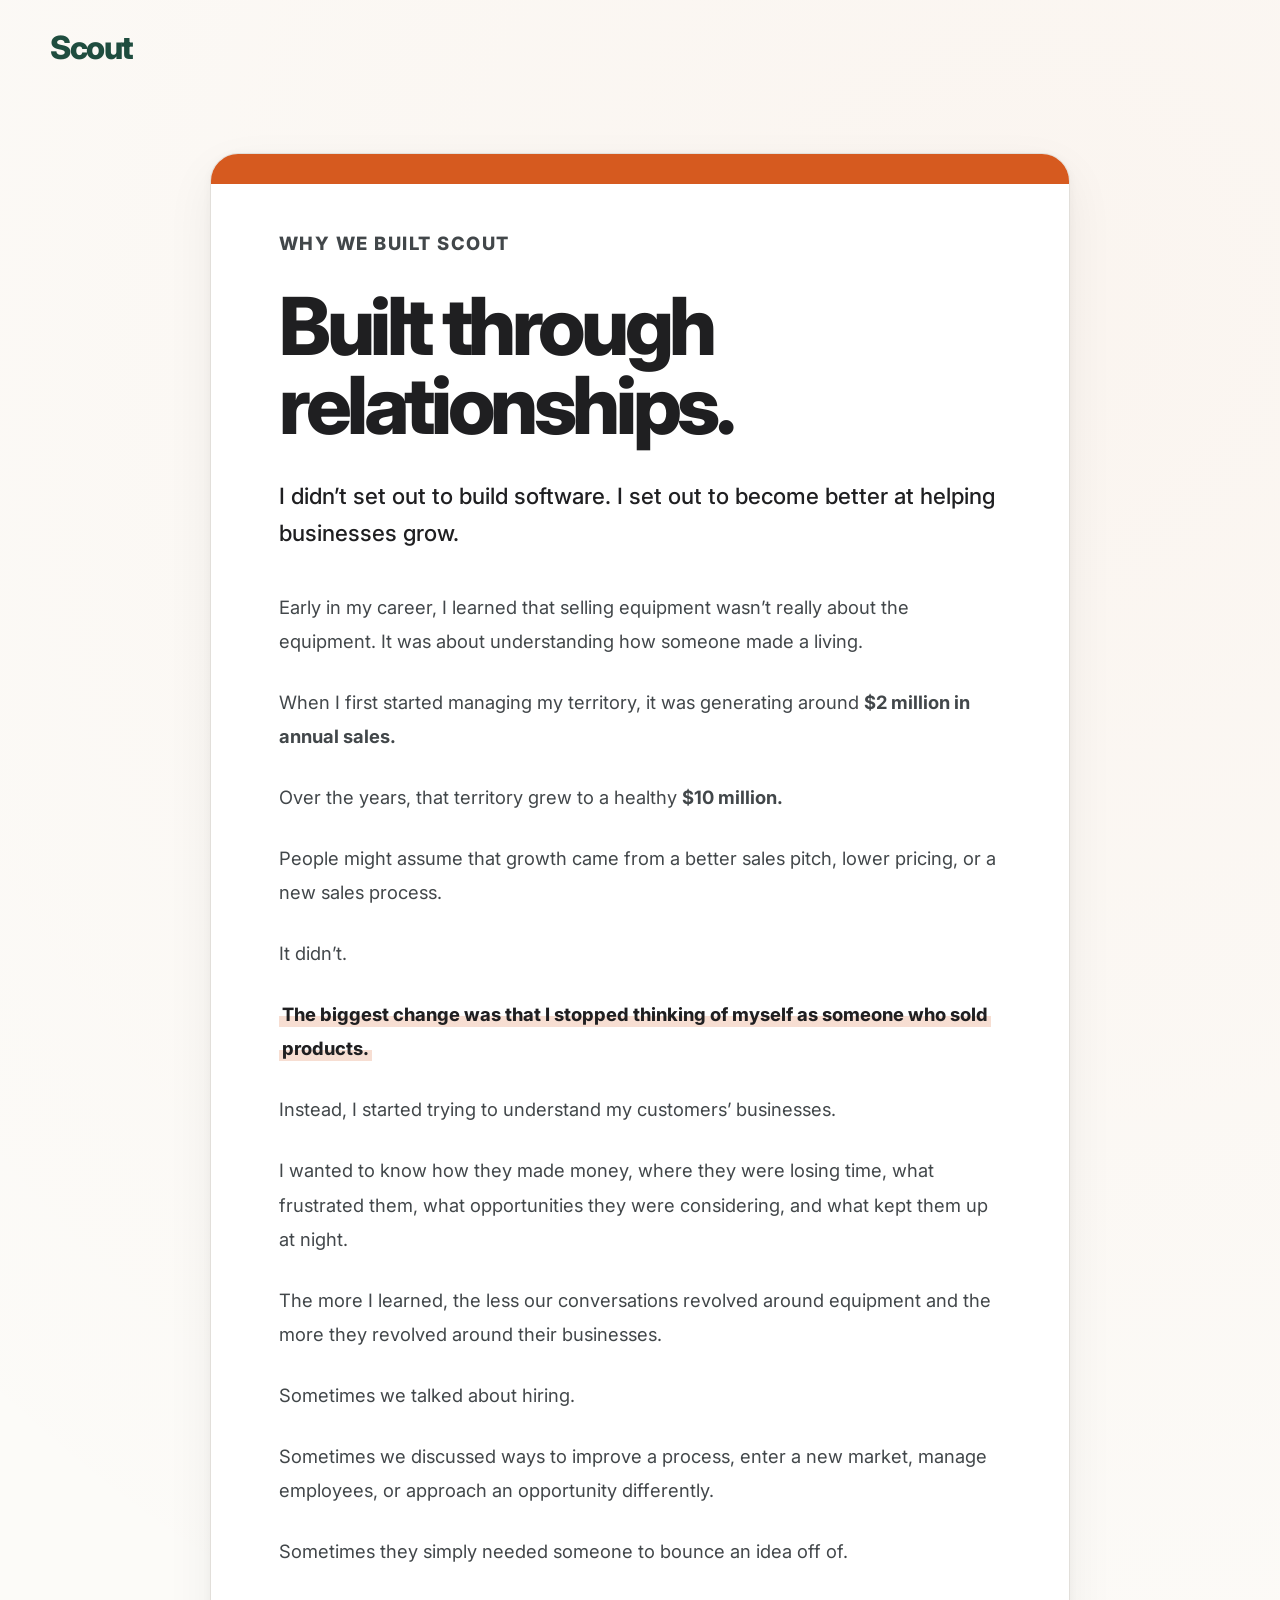
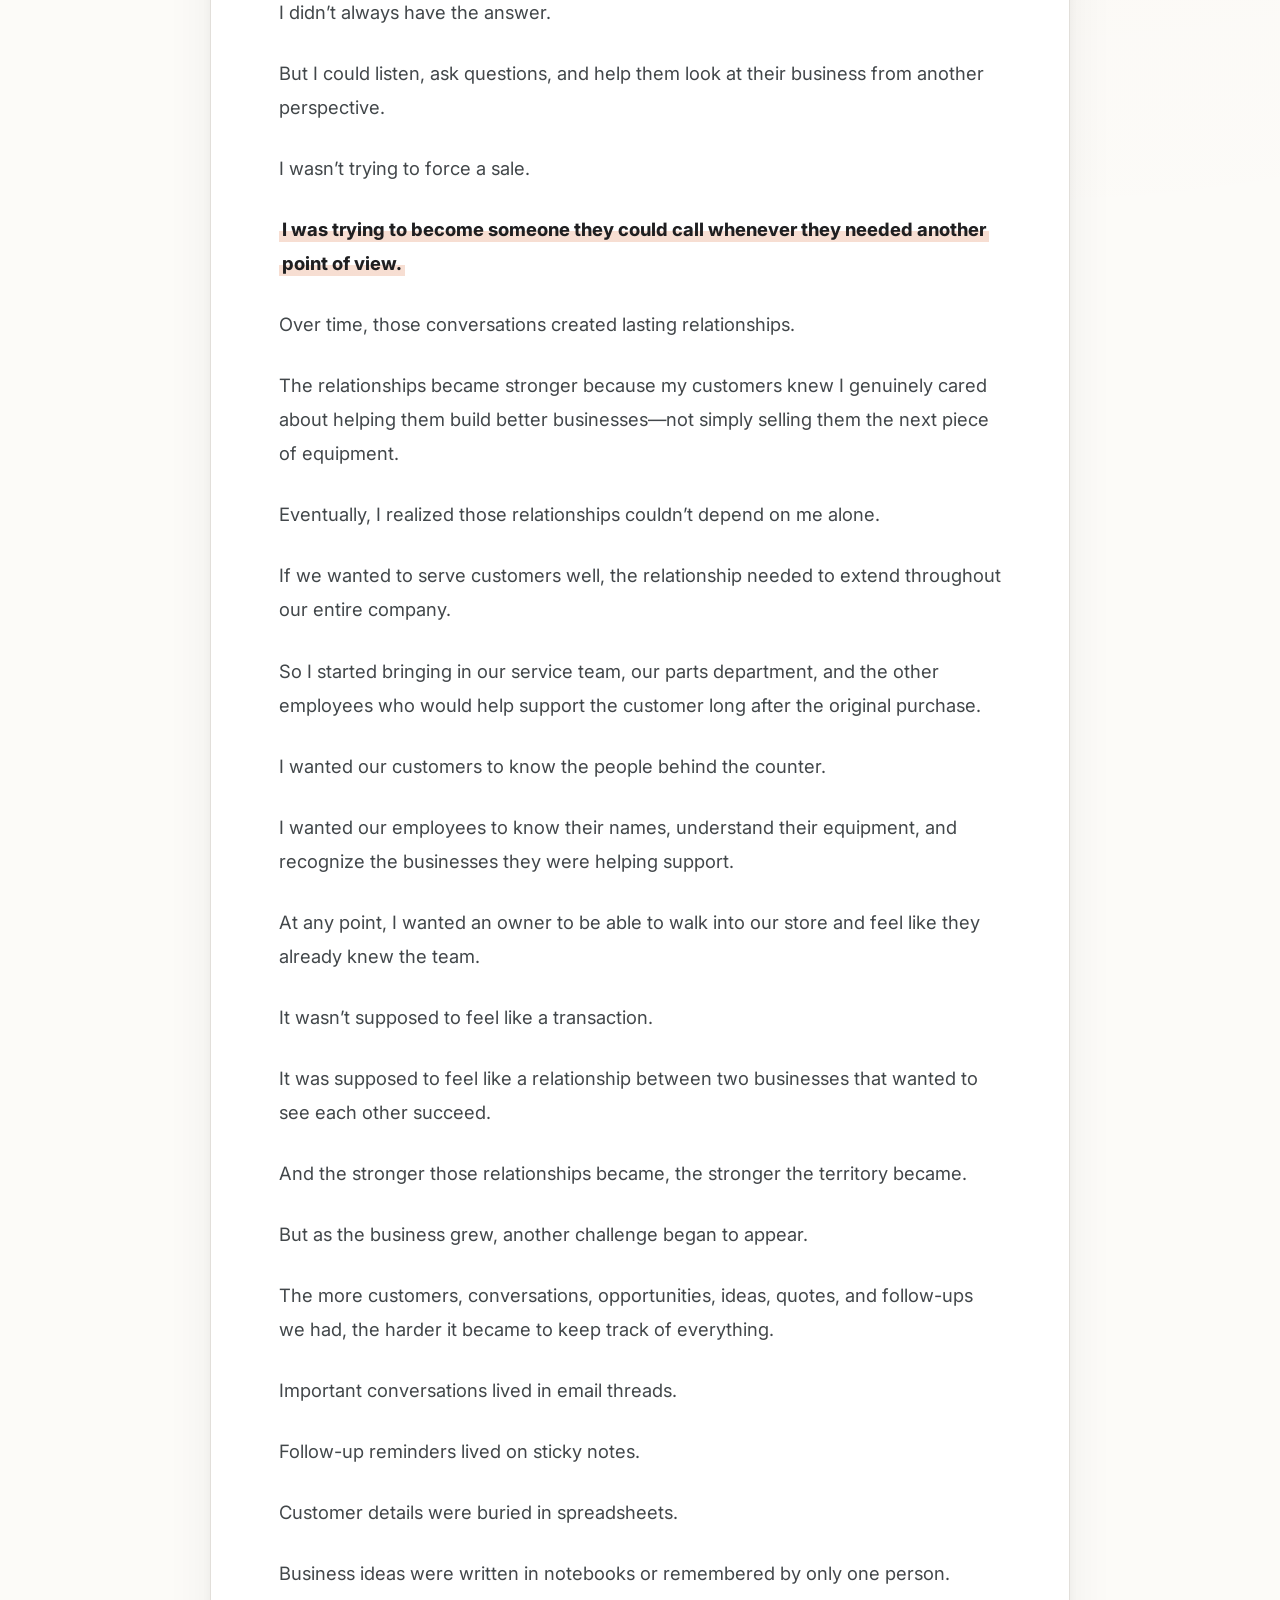
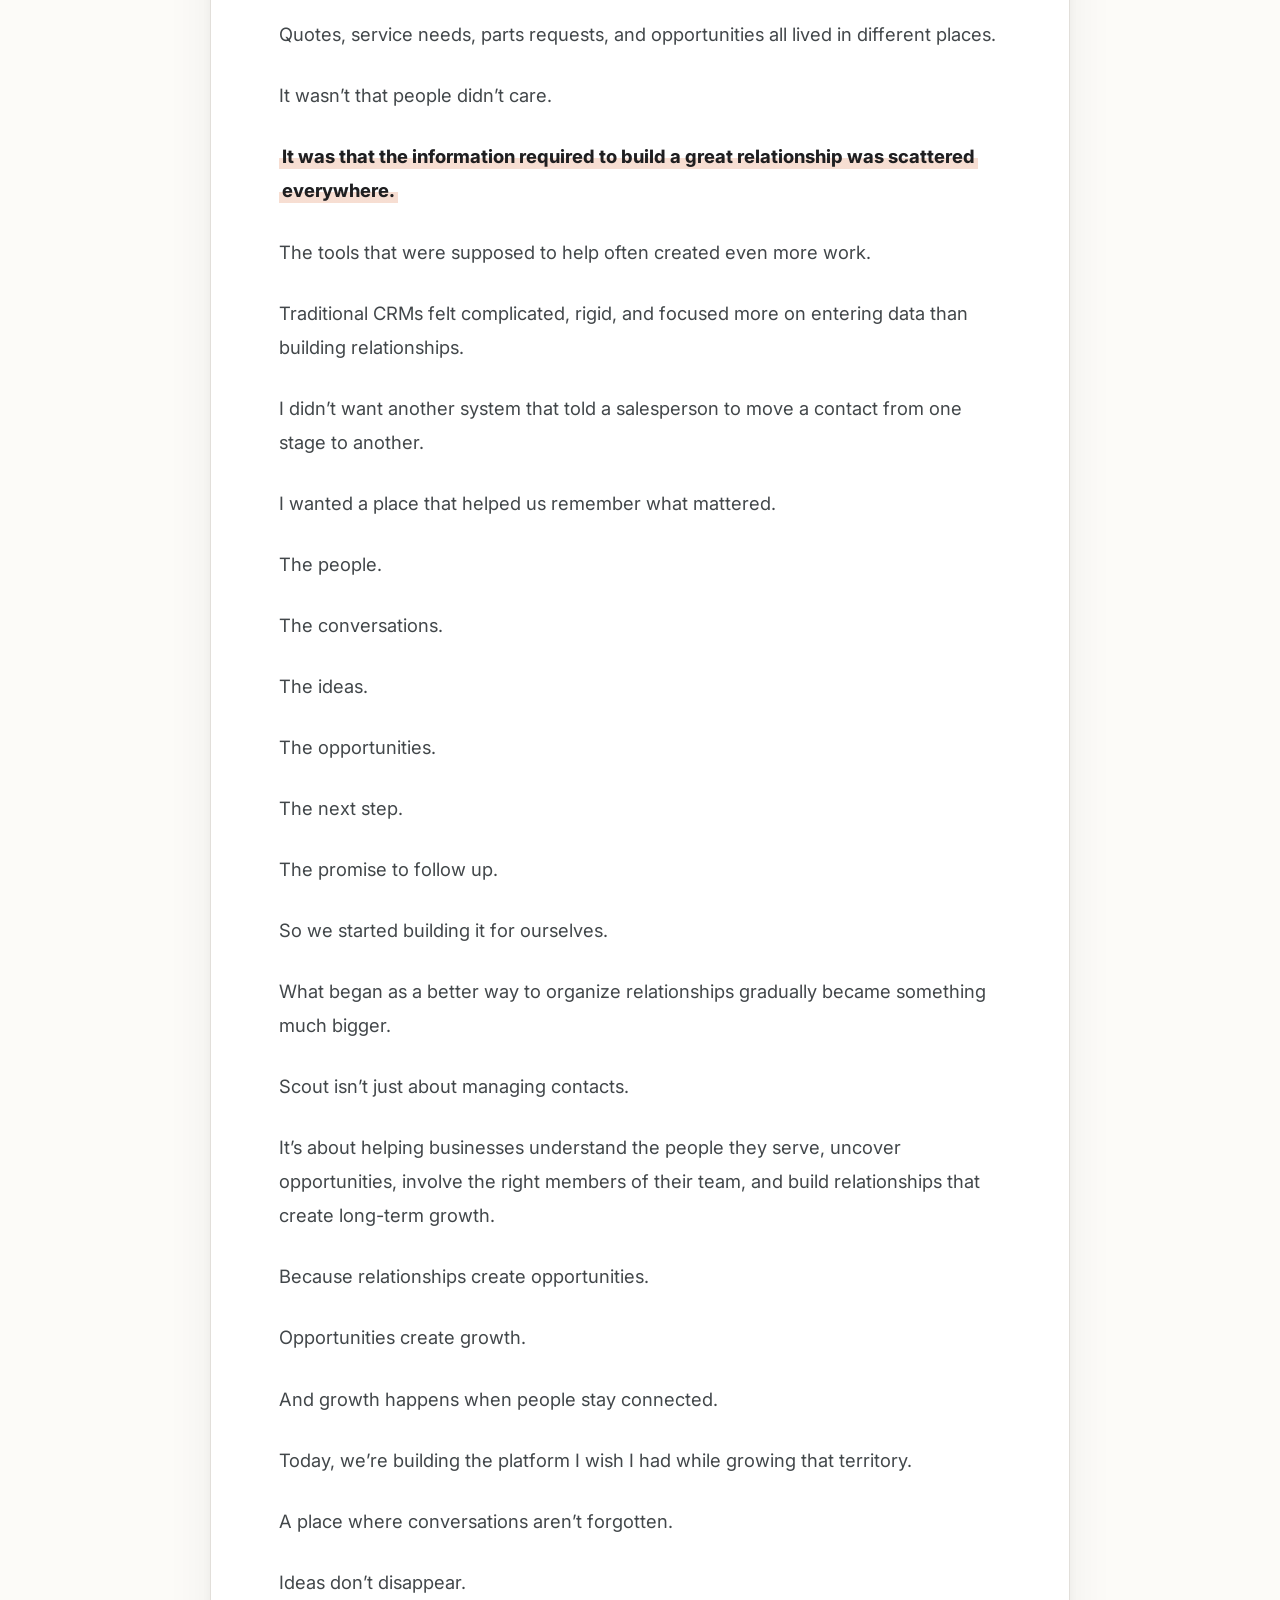
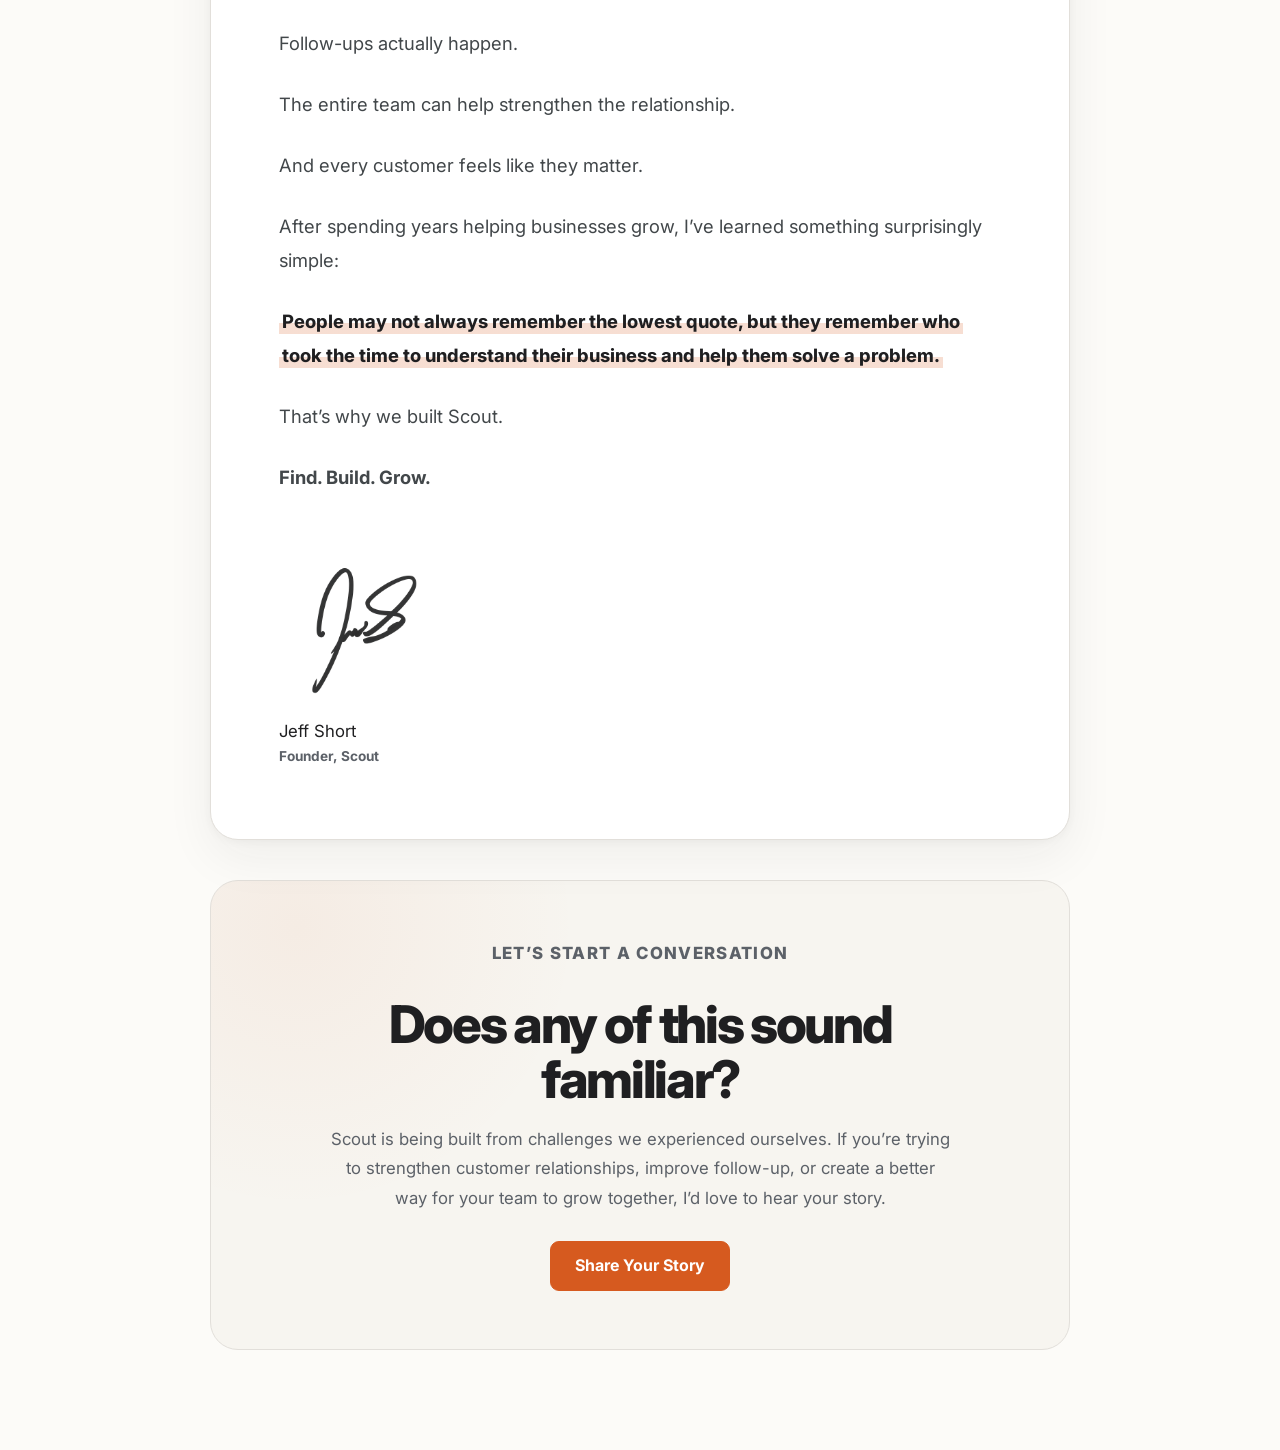
<file: why-scout.html>
<!DOCTYPE html>
<html lang="en">
<head>
<meta charset="UTF-8">
<meta name="viewport" content="width=device-width, initial-scale=1.0">

<title>Why We Built Scout | A Letter From Our Founder</title>
<meta name="description" content="A personal note from Scout's founder on why Scout was built to help growing businesses keep customers, suppliers, orders, assets, and workflows organized.">
<link rel="preconnect" href="https://fonts.googleapis.com">
<link rel="preconnect" href="https://fonts.gstatic.com" crossorigin>
<link href="https://fonts.googleapis.com/css2?family=Inter:wght@400;500;650;750;800&display=swap" rel="stylesheet">
<style>
    :root {
      --scout-green: #1f4d3f;
      --pine-green: #2f6b53;
      --scout-orange: #d65a1f;
      --scout-orange-dark: #bd4814;

      --sand: #f7f5f0;
      --warm-white: #fcfbf8;
      --white: #ffffff;
      --stone: #e2dfda;

      --charcoal: #1f1f21;
      --graphite: #5c6168;
      --muted: #767a7e;

      --success: #2e7d5a;

      --radius-sm: 10px;
      --radius-md: 18px;
      --radius-lg: 28px;

      --shadow-soft:
        0 18px 50px rgba(31, 31, 33, 0.06),
        0 2px 10px rgba(31, 31, 33, 0.04);

      --container: 1180px;
    }

    * {
      box-sizing: border-box;
    }

    html {
      scroll-behavior: smooth;
    }

    body {
      margin: 0;
      background:
        radial-gradient(
          circle at 80% 5%,
          rgba(214, 90, 31, 0.04),
          transparent 26%
        ),
        var(--warm-white);
      color: var(--charcoal);
      font-family: "Inter", Arial, sans-serif;
      line-height: 1.6;
    }

    img {
      display: block;
      max-width: 100%;
    }

    a {
      color: inherit;
      text-decoration: none;
    }

    button,
    input {
      font: inherit;
    }

    .container {
      width: min(calc(100% - 40px), var(--container));
      margin: 0 auto;
    }

    .section {
      padding: 92px 0;
    }

    .eyebrow {
      margin: 0 0 12px;
      color: var(--scout-orange);
      font-size: 0.78rem;
      font-weight: 800;
      letter-spacing: 0.08em;
      text-transform: uppercase;
    }

    .section-heading {
      max-width: 720px;
      margin: 0 auto;
      text-align: center;
    }

    .section-heading h2 {
      margin: 0;
      font-size: clamp(2rem, 4vw, 3.35rem);
      line-height: 1.08;
      letter-spacing: -0.045em;
    }

    .section-heading p {
      max-width: 650px;
      margin: 22px auto 0;
      color: var(--graphite);
      font-size: 1rem;
    }

    .btn {
      display: inline-flex;
      min-height: 50px;
      align-items: center;
      justify-content: center;
      gap: 9px;
      padding: 0 22px;
      border: 1px solid transparent;
      border-radius: 9px;
      cursor: pointer;
      font-weight: 700;
      transition:
        transform 160ms ease,
        background-color 160ms ease,
        border-color 160ms ease,
        color 160ms ease;
    }

    .btn:hover {
      transform: translateY(-1px);
    }

    .btn-primary {
      background: var(--scout-orange);
      color: var(--white);
    }

    .btn-primary:hover {
      background: var(--scout-orange-dark);
    }

    .btn-secondary {
      border-color: var(--scout-orange);
      background: transparent;
      color: var(--scout-orange);
    }

    .btn-secondary:hover {
      background: rgba(214, 90, 31, 0.06);
    }

    .text-link {
      display: inline-flex;
      align-items: center;
      gap: 8px;
      color: var(--scout-green);
      font-weight: 700;
    }

    .text-link:hover {
      color: var(--scout-orange);
    }

    /* Header */

    .site-header {
      position: relative;
      z-index: 20;
      padding: 22px 0;
    }

    .header-inner {
      display: flex;
      align-items: center;
      justify-content: space-between;
      gap: 28px;
    }

    .logo {
      display: inline-flex;
      align-items: center;
      gap: 11px;
      font-size: 2rem;
      font-weight: 800;
      letter-spacing: -0.045em;
      color: var(--scout-green);
    }

    .logo-mark {
      position: relative;
      display: inline-flex;
      width: 44px;
      height: 44px;
      align-items: center;
      justify-content: center;
      border: 2px solid var(--scout-green);
      border-radius: 50%;
    }

    .logo-mark svg {
      width: 31px;
      height: 31px;
    }

    .main-nav {
      display: flex;
      align-items: center;
      gap: 34px;
      color: #34373a;
      font-size: 0.94rem;
      font-weight: 600;
    }

    .main-nav a {
      transition: color 150ms ease;
    }

    .main-nav a:hover {
      color: var(--scout-orange);
    }

    .mobile-menu-button {
      display: none;
      width: 44px;
      height: 44px;
      align-items: center;
      justify-content: center;
      border: 1px solid var(--stone);
      border-radius: 9px;
      background: var(--white);
      cursor: pointer;
    }

    /* Hero */

    .hero {
      padding: 62px 0 90px;
    }

    .hero-grid {
      display: grid;
      grid-template-columns: minmax(0, 1.4fr) minmax(480px, .6fr);
      align-items: center;
      gap: 58px;
    }

    .hero-copy h1 {
      max-width: 690px;
      margin: 0;
      font-size: clamp(2.5rem, 4.3vw, 4.25rem);
      line-height: 0.99;
      letter-spacing: -0.055em;
    }

    .hero-copy h1 span {
      display: block;
      color: var(--scout-orange);
    }

    .hero-copy > p {
      max-width: 590px;
      margin: 28px 0 0;
      color: var(--graphite);
      font-size: 1.12rem;
      line-height: 1.75;
    }

    .hero-actions {
      display: flex;
      align-items: center;
      gap: 28px;
      margin-top: 34px;
    }

    .hero-points {
      display: grid;
      grid-template-columns: repeat(3, 1fr);
      gap: 20px;
      margin-top: 56px;
    }

    .hero-point {
      display: grid;
      grid-template-columns: 39px 1fr;
      gap: 12px;
      align-items: start;
    }

    .hero-point-icon {
      display: inline-flex;
      width: 38px;
      height: 38px;
      align-items: center;
      justify-content: center;
      border: 1.5px solid var(--scout-green);
      border-radius: 50%;
      color: var(--scout-green);
    }

    .hero-point h3 {
      margin: 0;
      font-size: 0.92rem;
      line-height: 1.35;
    }

    .hero-point p {
      margin: 5px 0 0;
      color: var(--muted);
      font-size: 0.8rem;
      line-height: 1.5;
    }

    .hero-visual {
      position: relative;
      min-height: 590px;
    }

    .sketch-card {
      position: relative;
      overflow: hidden;
      min-height: 560px;
      border-radius: 32px;
      background:
        linear-gradient(rgba(255, 255, 255, 0.2), rgba(255, 255, 255, 0.2)),
        repeating-linear-gradient(
          0deg,
          transparent 0,
          transparent 27px,
          rgba(31, 77, 63, 0.035) 28px
        ),
        #f8f5ec;
    }

    .sketch-card::before {
      position: absolute;
      inset: 0;
      background:
        radial-gradient(
          circle at 50% 42%,
          rgba(255, 255, 255, 0.92),
          transparent 48%
        );
      content: "";
    }

    .mountain-lines {
      position: absolute;
      top: 42px;
      left: 50%;
      width: 72%;
      transform: translateX(-50%);
      opacity: 0.38;
    }

    .monitor {
      position: absolute;
      top: 160px;
      left: 50%;
      z-index: 2;
      width: 58%;
      min-width: 340px;
      transform: translateX(-50%) rotate(1deg);
      border: 3px solid #313638;
      border-radius: 12px;
      background: #fefefe;
      box-shadow: 0 18px 32px rgba(31, 31, 33, 0.12);
    }

    .monitor-top {
      height: 22px;
      border-bottom: 2px solid #555;
      background: #eeeeea;
    }

    .monitor-screen {
      display: grid;
      grid-template-columns: 31% 1fr;
      min-height: 220px;
    }

    .monitor-sidebar {
      border-right: 1px solid #d6d6d1;
      padding: 17px 13px;
      background: #f5f4f0;
    }

    .screen-logo {
      margin-bottom: 14px;
      font-size: 0.7rem;
      font-weight: 800;
    }

    .screen-line {
      height: 8px;
      margin: 10px 0;
      border-radius: 20px;
      background: #d6d8d5;
    }

    .screen-line.short {
      width: 64%;
    }

    .monitor-content {
      padding: 18px;
    }

    .monitor-title {
      width: 40%;
      height: 14px;
      margin-bottom: 20px;
      border-radius: 12px;
      background: #353a3a;
    }

    .mini-card {
      display: grid;
      grid-template-columns: 1fr 46px;
      align-items: center;
      gap: 12px;
      margin-bottom: 12px;
      padding: 10px 12px;
      border: 1px solid #dcddd9;
      border-radius: 8px;
    }

    .mini-card-line {
      height: 7px;
      border-radius: 12px;
      background: #d8dad6;
    }

    .mini-card-dot {
      width: 14px;
      height: 14px;
      justify-self: end;
      border: 3px solid var(--scout-orange);
      border-radius: 50%;
    }

    .desk-line {
      position: absolute;
      right: 6%;
      bottom: 112px;
      left: 6%;
      height: 3px;
      background: rgba(42, 47, 47, 0.45);
      transform: rotate(-1deg);
    }

    .notebook {
      position: absolute;
      right: 10%;
      bottom: 47px;
      z-index: 3;
      width: 45%;
      min-height: 160px;
      padding: 26px 26px 20px;
      border: 2px solid #444949;
      border-radius: 5px 16px 16px 5px;
      background:
        repeating-linear-gradient(
          0deg,
          transparent 0,
          transparent 23px,
          rgba(39, 79, 62, 0.09) 24px
        ),
        #fffdf5;
      transform: rotate(5deg);
      box-shadow: 0 8px 18px rgba(31, 31, 33, 0.12);
      font-family: "Caveat", cursive;
    }

    .notebook p {
      margin: 0 0 5px;
      font-size: 1rem;
    }

    .coffee {
      position: absolute;
      bottom: 113px;
      left: 7%;
      z-index: 4;
      width: 88px;
      height: 82px;
      border: 3px solid #363b3b;
      border-radius: 8px 8px 26px 26px;
      background: #faf8ef;
      transform: rotate(-4deg);
    }

    .coffee::after {
      position: absolute;
      top: 18px;
      right: -30px;
      width: 32px;
      height: 35px;
      border: 3px solid #363b3b;
      border-left: 0;
      border-radius: 0 18px 18px 0;
      content: "";
    }

    .coffee-flag {
      position: absolute;
      top: 28px;
      left: 35px;
      width: 20px;
      height: 27px;
      border-left: 2px solid var(--scout-green);
    }

    .coffee-flag::before {
      position: absolute;
      top: 0;
      left: 0;
      width: 15px;
      height: 9px;
      background: var(--scout-orange);
      content: "";
      clip-path: polygon(0 0, 100% 0, 78% 50%, 100% 100%, 0 100%);
    }

    .plant {
      position: absolute;
      right: 3%;
      bottom: 109px;
      z-index: 4;
      width: 106px;
      height: 120px;
    }

    .plant-pot {
      position: absolute;
      right: 14px;
      bottom: 0;
      width: 72px;
      height: 55px;
      border: 3px solid #4b504f;
      border-radius: 6px 6px 20px 20px;
      background: #ede8db;
    }

    .leaf {
      position: absolute;
      bottom: 47px;
      left: 48px;
      width: 16px;
      height: 70px;
      border: 3px solid var(--pine-green);
      border-radius: 80% 10% 80% 10%;
      transform-origin: bottom;
    }

    .leaf:nth-child(2) {
      transform: rotate(-35deg);
    }

    .leaf:nth-child(3) {
      transform: rotate(-12deg);
    }

    .leaf:nth-child(4) {
      transform: rotate(14deg);
    }

    .leaf:nth-child(5) {
      transform: rotate(39deg);
    }

    .sticky-note {
      position: absolute;
      z-index: 6;
      width: 110px;
      min-height: 92px;
      padding: 13px;
      background: #fff3a6;
      box-shadow: 0 5px 14px rgba(31, 31, 33, 0.1);
      color: #4e4a39;
      font-family: "Caveat", cursive;
      font-size: 1rem;
      line-height: 1.1;
    }

    .sticky-one {
      top: 84px;
      right: 8%;
      transform: rotate(3deg);
    }

    .sticky-two {
      top: 186px;
      right: 2%;
      transform: rotate(-4deg);
    }

    /* Features */

    .features-grid {
      display: grid;
      grid-template-columns: repeat(5, 1fr);
      gap: 16px;
      margin-top: 54px;
    }

    .feature-card {
      min-height: 245px;
      padding: 28px 22px;
      border: 1px solid var(--stone);
      border-radius: var(--radius-md);
      background: rgba(255, 255, 255, 0.7);
      text-align: center;
      transition:
        transform 170ms ease,
        border-color 170ms ease,
        background-color 170ms ease;
    }

    .feature-card:hover {
      border-color: rgba(214, 90, 31, 0.35);
      background: var(--white);
      transform: translateY(-4px);
    }

    .feature-icon {
      display: inline-flex;
      width: 52px;
      height: 52px;
      align-items: center;
      justify-content: center;
      margin-bottom: 22px;
      border: 1.5px solid var(--scout-green);
      border-radius: 50%;
      color: var(--scout-green);
    }

    .feature-card h3 {
      margin: 0;
      font-size: 1rem;
    }

    .feature-card p {
      margin: 13px 0 0;
      color: var(--graphite);
      font-size: 1rem;
      line-height: 1.65;
    }

    /* Founder */

    .founder-section {
      padding-top: 38px;
    }

    .founder-card {
      display: grid;
      grid-template-columns: 0.85fr 1.15fr;
      gap: 72px;
      align-items: center;
      padding: 64px 76px;
      border-radius: var(--radius-lg);
      background:
        radial-gradient(
          circle at 10% 10%,
          rgba(214, 90, 31, 0.05),
          transparent 30%
        ),
        var(--sand);
    }

    .founder-quote {
      position: relative;
    }

    .founder-quote blockquote {
      margin: 0;
      font-family: "Caveat", cursive;
      font-size: clamp(2.1rem, 4vw, 3.5rem);
      font-weight: 600;
      line-height: 1.07;
    }

    .hand-underline {
      position: relative;
      display: inline-block;
    }

    .hand-underline::after {
      position: absolute;
      right: -3px;
      bottom: -7px;
      left: -3px;
      height: 4px;
      border-radius: 50%;
      background: var(--scout-orange);
      content: "";
      transform: rotate(-1deg);
    }

    .founder-info {
      display: flex;
      align-items: center;
      gap: 14px;
      margin-top: 30px;
    }

    .founder-photo {
      display: inline-flex;
      width: 52px;
      height: 52px;
      align-items: center;
      justify-content: center;
      overflow: hidden;
      border-radius: 50%;
      background: linear-gradient(145deg, #d8d8d5, #b8bbb8);
      color: var(--scout-green);
      font-weight: 800;
    }

    .founder-info strong {
      display: block;
      font-size: 0.95rem;
    }

    .founder-info span {
      color: var(--graphite);
      font-size: 0.82rem;
    }

    .founder-story p {
      margin: 0 0 20px;
      color: #42474a;
      font-size: 1.3rem;
      line-height: 1.8;
    }

    /* Audience */

    .audience-grid {
      display: grid;
      grid-template-columns: repeat(3, 1fr);
      gap: 0;
      margin-top: 54px;
    }

    .audience-item {
      min-height: 220px;
      padding: 22px 42px;
      border-right: 1px solid var(--stone);
    }

    .audience-item:last-child {
      border-right: 0;
    }

    .audience-icon {
      display: inline-flex;
      width: 44px;
      height: 44px;
      align-items: center;
      justify-content: center;
      margin-bottom: 16px;
      color: var(--scout-green);
    }

    .audience-item h3 {
      margin: 0;
      font-size: 1.05rem;
    }

    .audience-item p {
      margin: 13px 0 0;
      color: var(--graphite);
      font-size: 1rem;
      line-height: 1.7;
    }

    /* CTA */

    .cta-section {
      padding-top: 35px;
      padding-bottom: 62px;
    }

    .cta-card {
      display: grid;
      grid-template-columns: 1fr 1.15fr;
      gap: 50px;
      align-items: center;
      padding: 46px 54px;
      border: 1px solid var(--stone);
      border-radius: var(--radius-md);
      background: var(--sand);
    }

    .cta-copy h2 {
      max-width: 450px;
      margin: 0;
      font-size: clamp(1.7rem, 3vw, 2.7rem);
      line-height: 1.12;
      letter-spacing: -0.04em;
    }

    .cta-copy p {
      max-width: 510px;
      margin: 16px 0 0;
      color: var(--graphite);
    }

    .early-access-form {
      display: grid;
      grid-template-columns: 1fr auto;
      gap: 12px;
    }

    .early-access-form input {
      width: 100%;
      min-height: 54px;
      padding: 0 18px;
      border: 1px solid #d6d4cf;
      border-radius: 8px;
      background: var(--white);
      outline: none;
    }

    .early-access-form input:focus {
      border-color: var(--scout-orange);
      box-shadow: 0 0 0 3px rgba(214, 90, 31, 0.11);
    }

    .form-note {
      display: flex;
      align-items: center;
      gap: 8px;
      margin-top: 10px;
      color: var(--muted);
      font-size: 0.78rem;
    }

    .form-note svg {
      color: var(--success);
    }

    /* Footer */

    .site-footer {
      padding: 42px 0 54px;
    }

    .footer-grid {
      display: grid;
      grid-template-columns: 1.8fr repeat(3, 1fr) auto;
      gap: 46px;
      align-items: start;
    }

    .footer-brand p {
      margin: 10px 0 0;
      color: var(--graphite);
      font-size: 0.86rem;
    }

    .footer-brand p span {
      color: var(--scout-orange);
    }

    .footer-column h3 {
      margin: 0 0 14px;
      font-size: 0.82rem;
    }

    .footer-column a {
      display: block;
      margin: 8px 0;
      color: var(--graphite);
      font-size: 0.82rem;
    }

    .footer-column a:hover {
      color: var(--scout-orange);
    }

    .social-links {
      display: flex;
      gap: 14px;
      align-items: center;
      padding-top: 6px;
    }

    .social-link {
      display: inline-flex;
      width: 38px;
      height: 38px;
      align-items: center;
      justify-content: center;
      border: 1px solid var(--stone);
      border-radius: 50%;
      background: var(--white);
    }

    .social-link:hover {
      border-color: var(--scout-orange);
      color: var(--scout-orange);
    }

    /* Mobile nav */

    .mobile-nav {
      display: none;
      padding: 10px 0 20px;
    }

    .mobile-nav.open {
      display: grid;
      gap: 7px;
    }

    .mobile-nav a {
      padding: 12px 0;
      border-bottom: 1px solid var(--stone);
      font-weight: 600;
    }

    /* Responsive */

    @media (max-width: 1020px) {
      .main-nav {
        display: none;
      }

      .header-inner > .btn {
        display: none;
      }

      .mobile-menu-button {
        display: inline-flex;
      }

      .hero-grid {
        grid-template-columns: 1fr;
      }

      .hero-copy {
        text-align: center;
      }

      .hero-copy h1,
      .hero-copy > p {
        margin-right: auto;
        margin-left: auto;
      }

      .hero-actions {
        justify-content: center;
      }

      .hero-point {
        text-align: left;
      }

      .hero-visual {
        min-height: 570px;
      }

      .features-grid {
        grid-template-columns: repeat(3, 1fr);
      }

      .founder-card {
        gap: 44px;
        padding: 54px 42px;
      }

      .footer-grid {
        grid-template-columns: 1.5fr repeat(3, 1fr);
      }

      .social-links {
        grid-column: 1 / -1;
      }
    }

    @media (max-width: 760px) {
      .container {
        width: min(calc(100% - 28px), var(--container));
      }

      .section {
        padding: 70px 0;
      }

      .hero {
        padding-top: 38px;
      }

      .hero-copy h1 {
        font-size: clamp(2.65rem, 12vw, 4.5rem);
      }

      .hero-actions {
        flex-direction: column;
        gap: 18px;
      }

      .hero-actions .btn {
        width: 100%;
      }

      .hero-points {
        grid-template-columns: 1fr;
      }

      .hero-visual {
        min-height: 480px;
      }

      .sketch-card {
        min-height: 470px;
      }

      .monitor {
        top: 135px;
        width: 72%;
        min-width: 0;
      }

      .monitor-screen {
        min-height: 185px;
      }

      .sticky-note {
        width: 84px;
        min-height: 72px;
        padding: 9px;
        font-size: 0.82rem;
      }

      .sticky-one {
        top: 60px;
        right: 4%;
      }

      .sticky-two {
        top: 143px;
        right: 0;
      }

      .notebook {
        right: 4%;
        bottom: 45px;
        width: 54%;
        min-height: 126px;
        padding: 18px;
      }

      .coffee {
        bottom: 86px;
        left: 4%;
        transform: scale(0.78) rotate(-4deg);
      }

      .plant {
        display: none;
      }

      .features-grid {
        grid-template-columns: 1fr;
      }

      .feature-card {
        min-height: 0;
      }

      .founder-card {
        grid-template-columns: 1fr;
        padding: 40px 26px;
      }

      .audience-grid {
        grid-template-columns: 1fr;
      }

      .audience-item {
        min-height: 0;
        padding: 28px 12px;
        border-right: 0;
        border-bottom: 1px solid var(--stone);
      }

      .audience-item:last-child {
        border-bottom: 0;
      }

      .cta-card {
        grid-template-columns: 1fr;
        padding: 34px 24px;
      }

      .early-access-form {
        grid-template-columns: 1fr;
      }

      .early-access-form .btn {
        width: 100%;
      }

      .footer-grid {
        grid-template-columns: repeat(2, 1fr);
      }

      .footer-brand {
        grid-column: 1 / -1;
      }
    }

    @media (max-width: 480px) {
      .logo {
        font-size: 1.65rem;
      }

      .logo-mark {
        width: 39px;
        height: 39px;
      }

      .footer-grid {
        grid-template-columns: 1fr;
      }

      .social-links {
        grid-column: auto;
      }
    }

    /* =========================================================
   WHY SCOUT PAGE
   ========================================================= */

.site-header {
  position: relative;
  z-index: 20;
  padding: 22px 0;
}

.nav {
  width: min(calc(100% - 40px), var(--container));
  margin: 0 auto;
  display: flex;
  align-items: center;
  justify-content: space-between;
}

.brand {
  display: inline-flex;
  align-items: center;
  color: var(--scout-green);
  font-size: 2rem;
  font-weight: 800;
  letter-spacing: -0.045em;
  text-decoration: none;
}

.page {
  width: min(calc(100% - 40px), 860px);
  margin: 0 auto;
  padding: 58px 0 100px;
}

.letter {
  position: relative;
  padding: 72px 68px;
  overflow: hidden;
  border: 1px solid var(--stone);
  border-radius: var(--radius-lg);
  background: var(--white);
  box-shadow: var(--shadow-soft);
}

.letter::before {
  position: absolute;
  top: 0;
  right: 0;
  left: 0;
  height: 30px;
  background: var(--scout-orange);
  content: "";
}

.letter h1 {
  max-width: 720px;
  margin: 0 0 34px;
  color: var(--charcoal);
  font-size: clamp(2.8rem, 7vw, 5rem);
  font-weight: 800;
  line-height: 0.98;
  letter-spacing: -0.055em;
}

.letter p {
  margin: 0 0 27px;
  color: #42474a;
  font-size: 1.15rem;
  line-height: 1.85;
}

.letter .lead {
  margin-bottom: 38px;
  color: var(--charcoal);
  font-size: 1.4rem;
  font-weight: 500;
  line-height: 1.65;
}

.highlight {
  padding: 0 3px 2px;
  color: var(--charcoal);
  font-weight: 750;
  background:
    linear-gradient(
      transparent 55%,
      rgba(214, 90, 31, 0.2) 55%
    );
  box-decoration-break: clone;
  -webkit-box-decoration-break: clone;
}

.signature-image {
  display: block;
  width: 175px;
  height: auto;
  margin: 42px 0 8px;
  opacity: 0.88;
}

.signature-text {
  margin-top: 8px;
  color: var(--charcoal);
  font-size: 1.05rem;
  line-height: 1.45;
}

.signature-name {
  margin-top: 4px;
  color: var(--graphite);
  font-size: 0.85rem;
  font-weight: 700;
}

.letter-cta {
  margin-top: 40px;
  padding: 58px 50px;
  border: 1px solid var(--stone);
  border-radius: var(--radius-lg);
  background:
    radial-gradient(
      circle at 10% 10%,
      rgba(214, 90, 31, 0.06),
      transparent 32%
    ),
    var(--sand);
  text-align: center;
}

.letter-cta h2 {
  max-width: 680px;
  margin: 0 auto 18px;
  color: var(--charcoal);
  font-size: clamp(2rem, 5vw, 3.25rem);
  font-weight: 800;
  line-height: 1.06;
  letter-spacing: -0.045em;
}

.letter-cta > p {
  max-width: 620px;
  margin: 0 auto 28px;
  color: var(--graphite);
  font-size: 1.05rem;
  line-height: 1.75;
}

.letter-button {
  display: inline-flex;
  min-height: 50px;
  align-items: center;
  justify-content: center;
  padding: 0 24px;
  border: 1px solid var(--scout-orange);
  border-radius: 9px;
  background: var(--scout-orange);
  color: var(--white);
  font: inherit;
  font-weight: 700;
  cursor: pointer;
  transition:
    transform 160ms ease,
    background-color 160ms ease,
    border-color 160ms ease;
}

.letter-button:hover {
  border-color: var(--scout-orange-dark);
  background: var(--scout-orange-dark);
  transform: translateY(-1px);
}

.harbor-form-box,
.scout-form-box {
  display: none;
  margin-top: 36px;
  text-align: left;
}

.form-card {
  padding: 30px;
  border: 1px solid var(--stone);
  border-radius: var(--radius-md);
  background: var(--white);
  box-shadow: var(--shadow-soft);
}

.form-grid {
  display: grid;
  grid-template-columns: repeat(2, minmax(0, 1fr));
  gap: 20px;
}

.form-grid .full {
  grid-column: 1 / -1;
}

.form-card label {
  display: block;
  margin: 0 0 8px;
  color: var(--charcoal);
  font-size: 0.83rem;
  font-weight: 800;
}

.form-card input,
.form-card select,
.form-card textarea {
  width: 100%;
  min-width: 0;
  height: 50px;
  padding: 12px 14px;
  border: 1px solid #d6d4cf;
  border-radius: 8px;
  background: var(--white);
  color: var(--charcoal);
  font: inherit;
  outline: none;
}

.form-card textarea {
  min-height: 140px;
  height: auto;
  line-height: 1.55;
  resize: vertical;
}

.form-card input:focus,
.form-card select:focus,
.form-card textarea:focus {
  border-color: var(--scout-orange);
  box-shadow: 0 0 0 3px rgba(214, 90, 31, 0.11);
}

.form-actions {
  display: grid;
  gap: 12px;
  margin-top: 22px;
}

.form-actions button {
  width: 100%;
  min-height: 52px;
  border: 1px solid var(--scout-orange);
  border-radius: 9px;
  background: var(--scout-orange);
  color: var(--white);
  font: inherit;
  font-weight: 700;
  cursor: pointer;
}

.form-actions button:hover {
  border-color: var(--scout-orange-dark);
  background: var(--scout-orange-dark);
}

.form-actions .form-note {
  display: block;
  margin: 0;
  color: var(--muted);
  font-size: 0.78rem;
  text-align: center;
}

@media (max-width: 760px) {
  .nav {
    width: min(calc(100% - 28px), var(--container));
  }

  .brand {
    font-size: 1.65rem;
  }

  .page {
    width: min(calc(100% - 28px), 860px);
    padding: 34px 0 64px;
  }

  .letter {
    padding: 48px 27px;
    border-radius: var(--radius-md);
  }

  .letter h1 {
    font-size: clamp(2.65rem, 12vw, 4rem);
  }

  .letter p {
    font-size: 1.05rem;
    line-height: 1.75;
  }

  .letter .lead {
    font-size: 1.2rem;
  }

  .letter-cta {
    margin-top: 28px;
    padding: 44px 24px;
    border-radius: var(--radius-md);
  }

  .form-grid {
    grid-template-columns: 1fr;
  }

  .form-grid .full {
    grid-column: auto;
  }

  .form-card {
    padding: 22px 18px;
  }
}
  </style>

</head>

<body>
<header class="site-header">
    <nav class="nav">
      <a class="brand" href="https://runonscout.com">Scout</a>

    </nav>
</header>
<main class="page">
  <article class="letter">

  <p class="eyebrow">Why We Built Scout</p>

  <h1>Built through relationships.</h1>

  <p class="lead">
    I didn’t set out to build software. I set out to become better at helping businesses grow.
  </p>

  <p>
    Early in my career, I learned that selling equipment wasn’t really about the equipment. It was about understanding how someone made a living.
  </p>

  <p>
    When I first started managing my territory, it was generating around
    <strong>$2 million in annual sales.</strong>
  </p>

  <p>
    Over the years, that territory grew to a healthy
    <strong>$10 million.</strong>
  </p>

  <p>
    People might assume that growth came from a better sales pitch, lower pricing, or a new sales process.
  </p>

  <p>
    It didn’t.
  </p>

  <p>
    <span class="highlight">
      The biggest change was that I stopped thinking of myself as someone who sold products.
    </span>
  </p>

  <p>
    Instead, I started trying to understand my customers’ businesses.
  </p>

  <p>
    I wanted to know how they made money, where they were losing time, what frustrated them, what opportunities they were considering, and what kept them up at night.
  </p>

  <p>
    The more I learned, the less our conversations revolved around equipment and the more they revolved around their businesses.
  </p>

  <p>
    Sometimes we talked about hiring.
  </p>

  <p>
    Sometimes we discussed ways to improve a process, enter a new market, manage employees, or approach an opportunity differently.
  </p>

  <p>
    Sometimes they simply needed someone to bounce an idea off of.
  </p>

  <p>
    I didn’t always have the answer.
  </p>

  <p>
    But I could listen, ask questions, and help them look at their business from another perspective.
  </p>

  <p>
    I wasn’t trying to force a sale.
  </p>

  <p>
    <span class="highlight">
      I was trying to become someone they could call whenever they needed another point of view.
    </span>
  </p>

  <p>
    Over time, those conversations created lasting relationships.
  </p>

  <p>
    The relationships became stronger because my customers knew I genuinely cared about helping them build better businesses—not simply selling them the next piece of equipment.
  </p>

  <p>
    Eventually, I realized those relationships couldn’t depend on me alone.
  </p>

  <p>
    If we wanted to serve customers well, the relationship needed to extend throughout our entire company.
  </p>

  <p>
    So I started bringing in our service team, our parts department, and the other employees who would help support the customer long after the original purchase.
  </p>

  <p>
    I wanted our customers to know the people behind the counter.
  </p>

  <p>
    I wanted our employees to know their names, understand their equipment, and recognize the businesses they were helping support.
  </p>

  <p>
    At any point, I wanted an owner to be able to walk into our store and feel like they already knew the team.
  </p>

  <p>
    It wasn’t supposed to feel like a transaction.
  </p>

  <p>
    It was supposed to feel like a relationship between two businesses that wanted to see each other succeed.
  </p>

  <p>
    And the stronger those relationships became, the stronger the territory became.
  </p>

  <p>
    But as the business grew, another challenge began to appear.
  </p>

  <p>
    The more customers, conversations, opportunities, ideas, quotes, and follow-ups we had, the harder it became to keep track of everything.
  </p>

  <p>
    Important conversations lived in email threads.
  </p>

  <p>
    Follow-up reminders lived on sticky notes.
  </p>

  <p>
    Customer details were buried in spreadsheets.
  </p>

  <p>
    Business ideas were written in notebooks or remembered by only one person.
  </p>

  <p>
    Quotes, service needs, parts requests, and opportunities all lived in different places.
  </p>

  <p>
    It wasn’t that people didn’t care.
  </p>

  <p>
    <span class="highlight">
      It was that the information required to build a great relationship was scattered everywhere.
    </span>
  </p>

  <p>
    The tools that were supposed to help often created even more work.
  </p>

  <p>
    Traditional CRMs felt complicated, rigid, and focused more on entering data than building relationships.
  </p>

  <p>
    I didn’t want another system that told a salesperson to move a contact from one stage to another.
  </p>

  <p>
    I wanted a place that helped us remember what mattered.
  </p>

  <p>
    The people.
  </p>

  <p>
    The conversations.
  </p>

  <p>
    The ideas.
  </p>

  <p>
    The opportunities.
  </p>

  <p>
    The next step.
  </p>

  <p>
    The promise to follow up.
  </p>

  <p>
    So we started building it for ourselves.
  </p>

  <p>
    What began as a better way to organize relationships gradually became something much bigger.
  </p>

  <p>
    Scout isn’t just about managing contacts.
  </p>

  <p>
    It’s about helping businesses understand the people they serve, uncover opportunities, involve the right members of their team, and build relationships that create long-term growth.
  </p>

  <p>
    Because relationships create opportunities.
  </p>

  <p>
    Opportunities create growth.
  </p>

  <p>
    And growth happens when people stay connected.
  </p>

  <p>
    Today, we’re building the platform I wish I had while growing that territory.
  </p>

  <p>
    A place where conversations aren’t forgotten.
  </p>

  <p>
    Ideas don’t disappear.
  </p>

  <p>
    Follow-ups actually happen.
  </p>

  <p>
    The entire team can help strengthen the relationship.
  </p>

  <p>
    And every customer feels like they matter.
  </p>

  <p>
    After spending years helping businesses grow, I’ve learned something surprisingly simple:
  </p>

  <p>
    <span class="highlight">
      People may not always remember the lowest quote, but they remember who took the time to understand their business and help them solve a problem.
    </span>
  </p>

  <p>
    That’s why we built Scout.
  </p>

  <p>
    <strong>Find. Build. Grow.</strong>
  </p>

  <img
    src="jssignature.png"
    alt="Jeff Short Signature"
    class="signature-image"
  >

  <div class="signature-text">
    Jeff Short
    <div class="signature-name">Founder, Scout</div>
  </div>

</article>
  <section class="letter-cta">

  <p class="eyebrow">Let’s Start a Conversation</p>

  <h2>Does any of this sound familiar?</h2>

  <p>
    Scout is being built from challenges we experienced ourselves. If you’re trying to strengthen customer relationships, improve follow-up, or create a better way for your team to grow together, I’d love to hear your story.
  </p>

  <button
    type="button"
    class="letter-button"
    onclick="toggleScoutForm()"
  >
    Share Your Story
  </button>

  <div id="scout-form-box" class="scout-form-box">

    <form
      class="form-card"
      action="https://formspree.io/f/xdarogbw"
      method="POST"
      id="scout-form"
    >

      <input
        type="hidden"
        name="_subject"
        value="New Scout Conversation Request"
      >

      <input
        type="hidden"
        name="_next"
        value="https://runonscout.com/thank-you.html"
      >

      <input
        type="text"
        name="_gotcha"
        style="display:none"
      >

      <div class="form-grid">

        <div>
          <label for="name">Name</label>
          <input
            id="name"
            name="name"
            type="text"
            autocomplete="name"
            required
          >
        </div>

        <div>
          <label for="email">Email</label>
          <input
            id="email"
            name="email"
            type="email"
            autocomplete="email"
            required
          >
        </div>

        <div>
          <label for="company">Company</label>
          <input
            id="company"
            name="company"
            type="text"
            autocomplete="organization"
          >
        </div>

        <div>
          <label for="business_type">Business type</label>

          <select
            id="business_type"
            name="business_type"
            required
          >
            <option value="" selected disabled>Select one</option>
            <option value="Manufacturer">Manufacturer</option>
            <option value="Distributor">Distributor</option>
            <option value="Dealer">Dealer</option>
            <option value="Service Company">Service Company</option>
            <option value="Contractor or Fleet">Contractor or Fleet</option>
            <option value="Other">Other</option>
          </select>
        </div>

        <div class="full">
          <label for="challenge">
            What are you trying to improve?
          </label>

          <textarea
            id="challenge"
            name="challenge"
            placeholder="Tell us about the relationships, opportunities, follow-ups, or business processes you are trying to improve."
          ></textarea>
        </div>

      </div>

      <div class="form-actions">

        <button type="submit">
          Start the Conversation
        </button>

        <span class="form-note">
          I’ll personally review what you share and follow up with you directly.
        </span>

      </div>

    </form>

  </div>

</section>
</main>
<script>
  function toggleScoutForm() {
    const formBox = document.getElementById("scout-form-box");

    const isOpen = formBox.style.display === "block";

    formBox.style.display = isOpen ? "none" : "block";

    if (!isOpen) {
      formBox.scrollIntoView({
        behavior: "smooth",
        block: "start"
      });
    }
  }
</script>
</body>
</html>
</file>
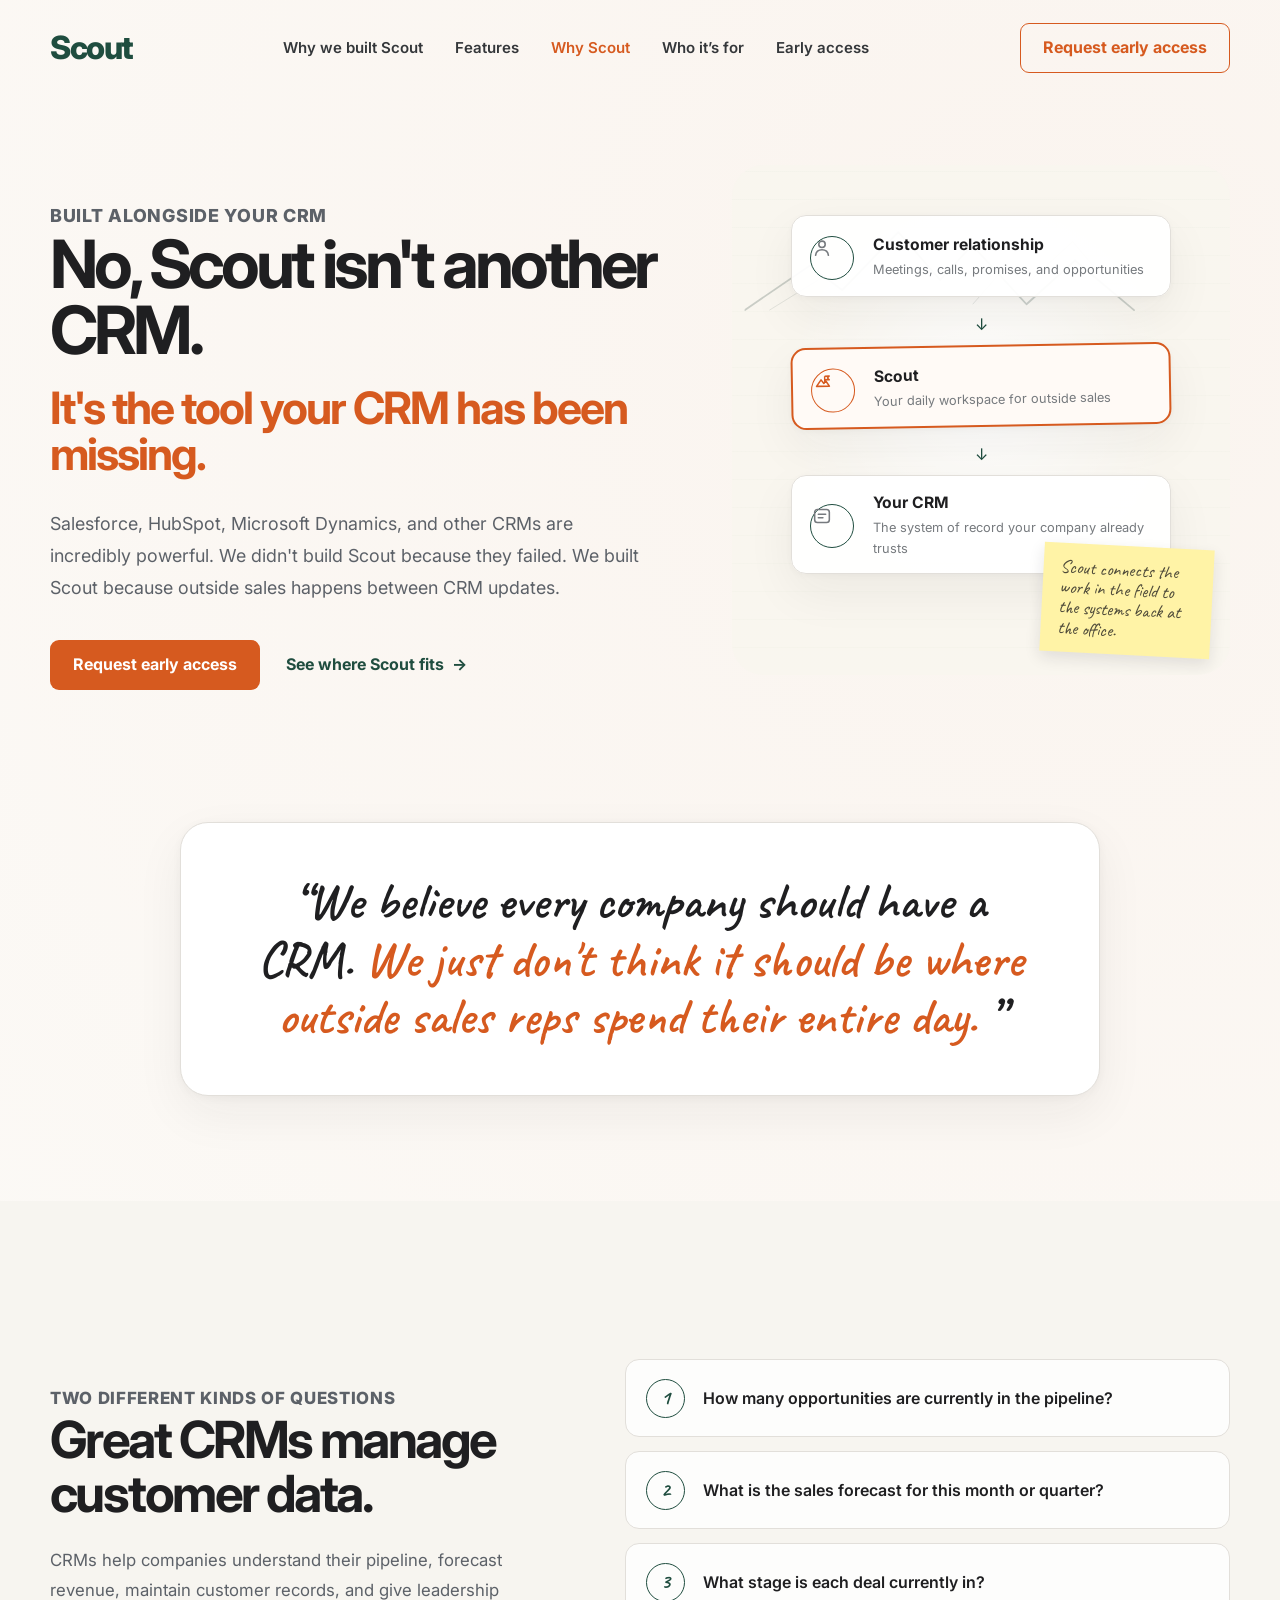
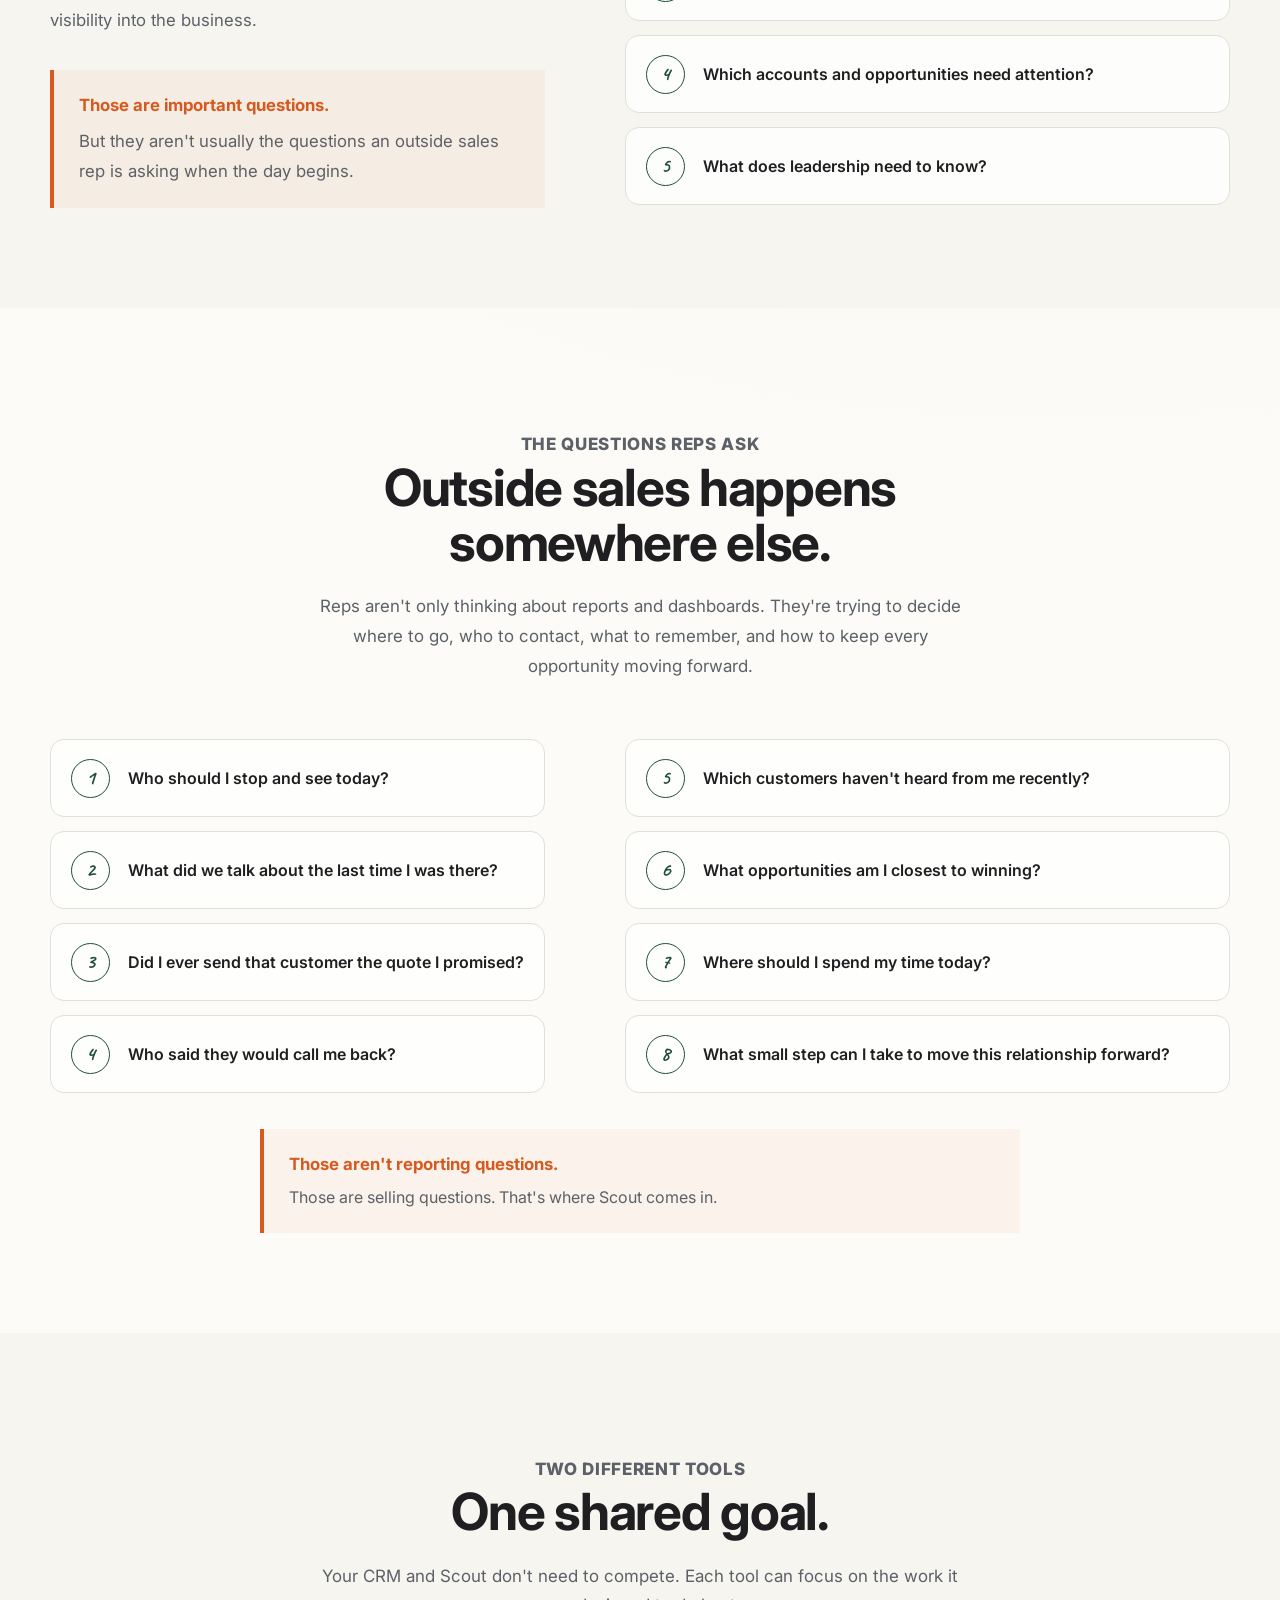
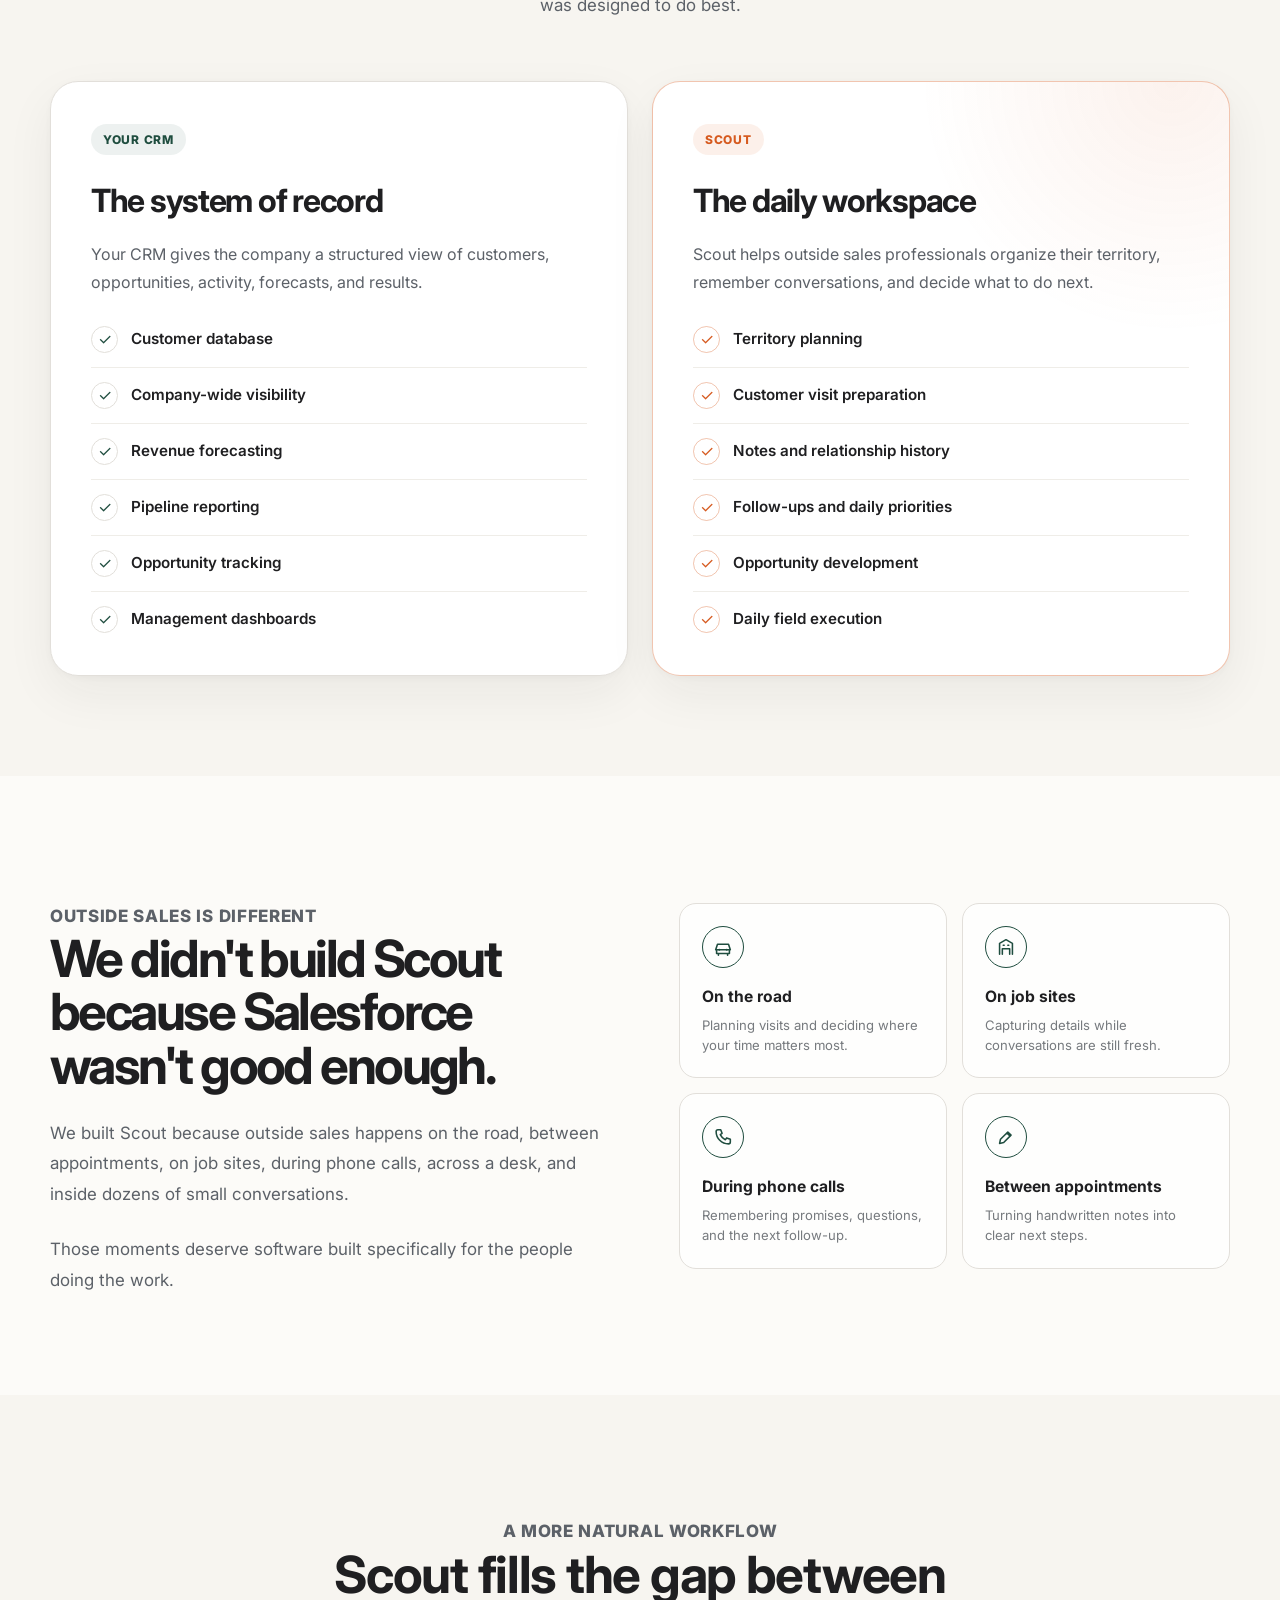
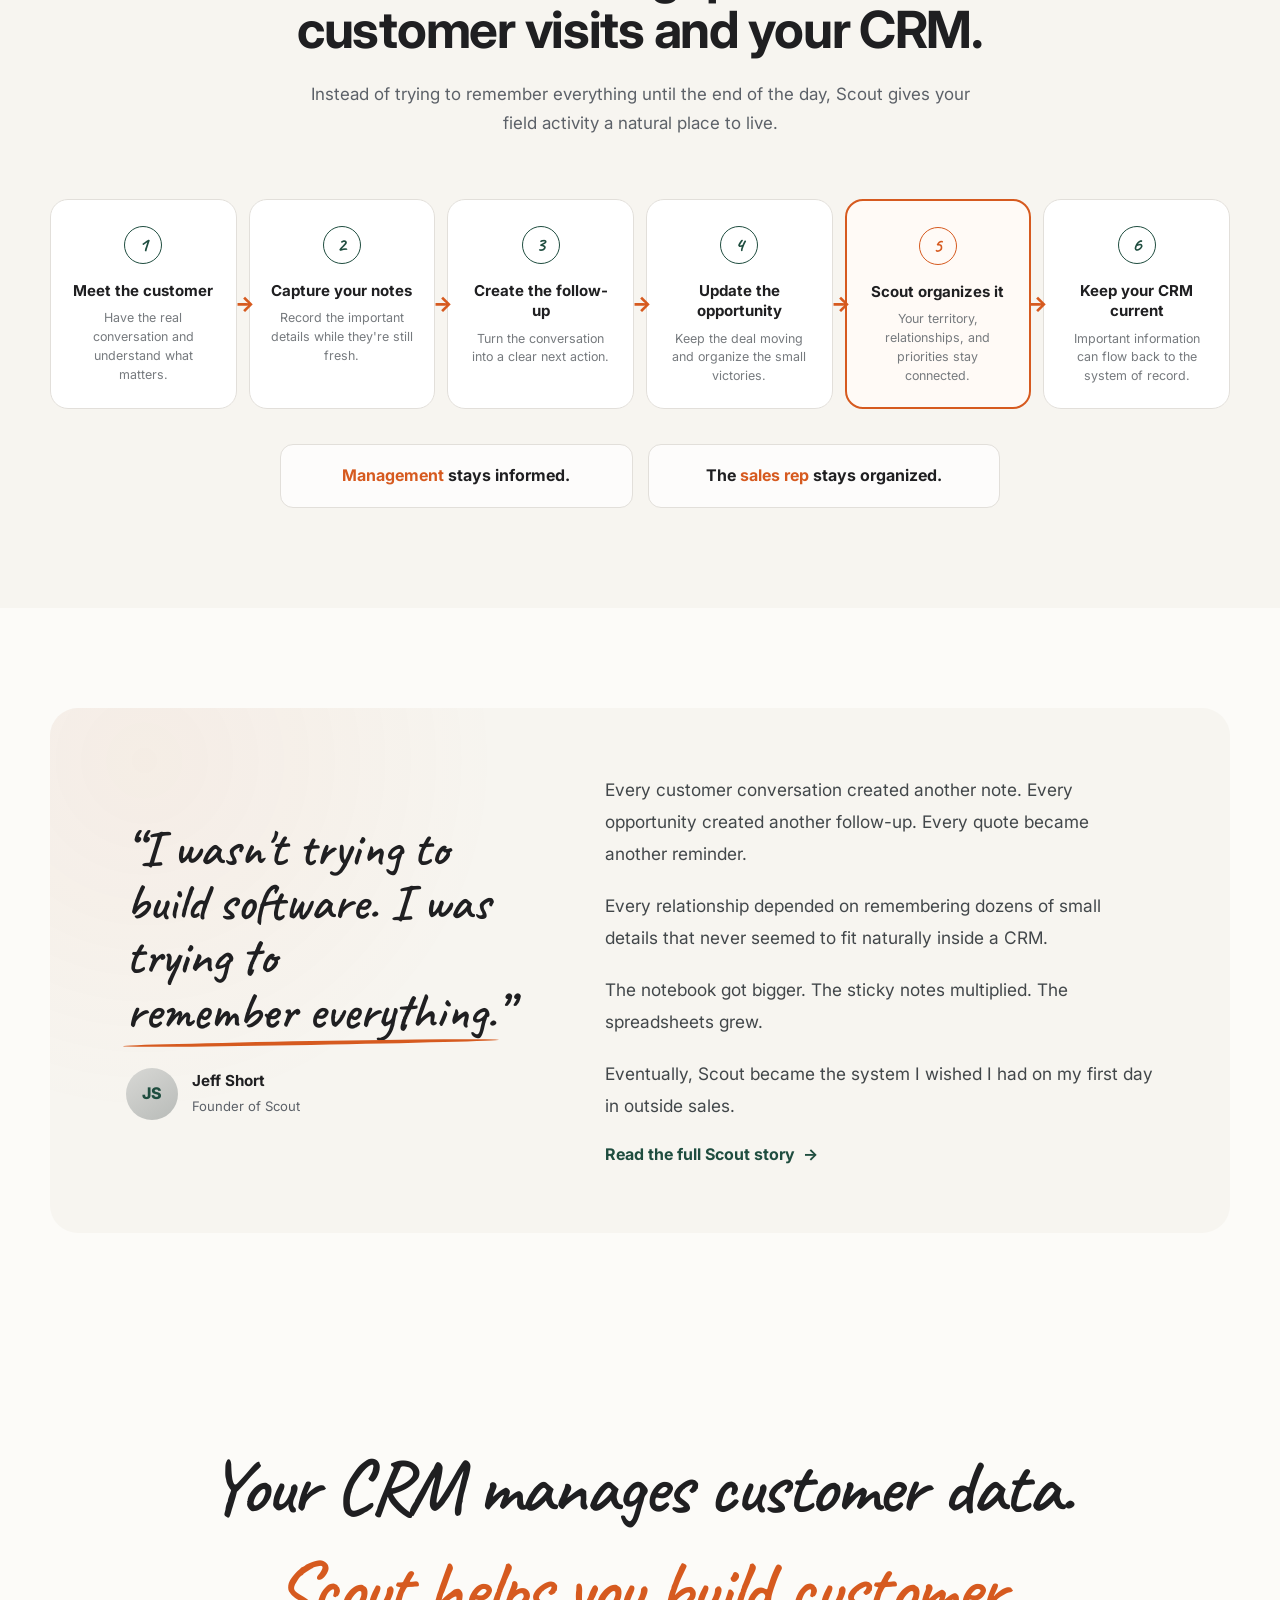
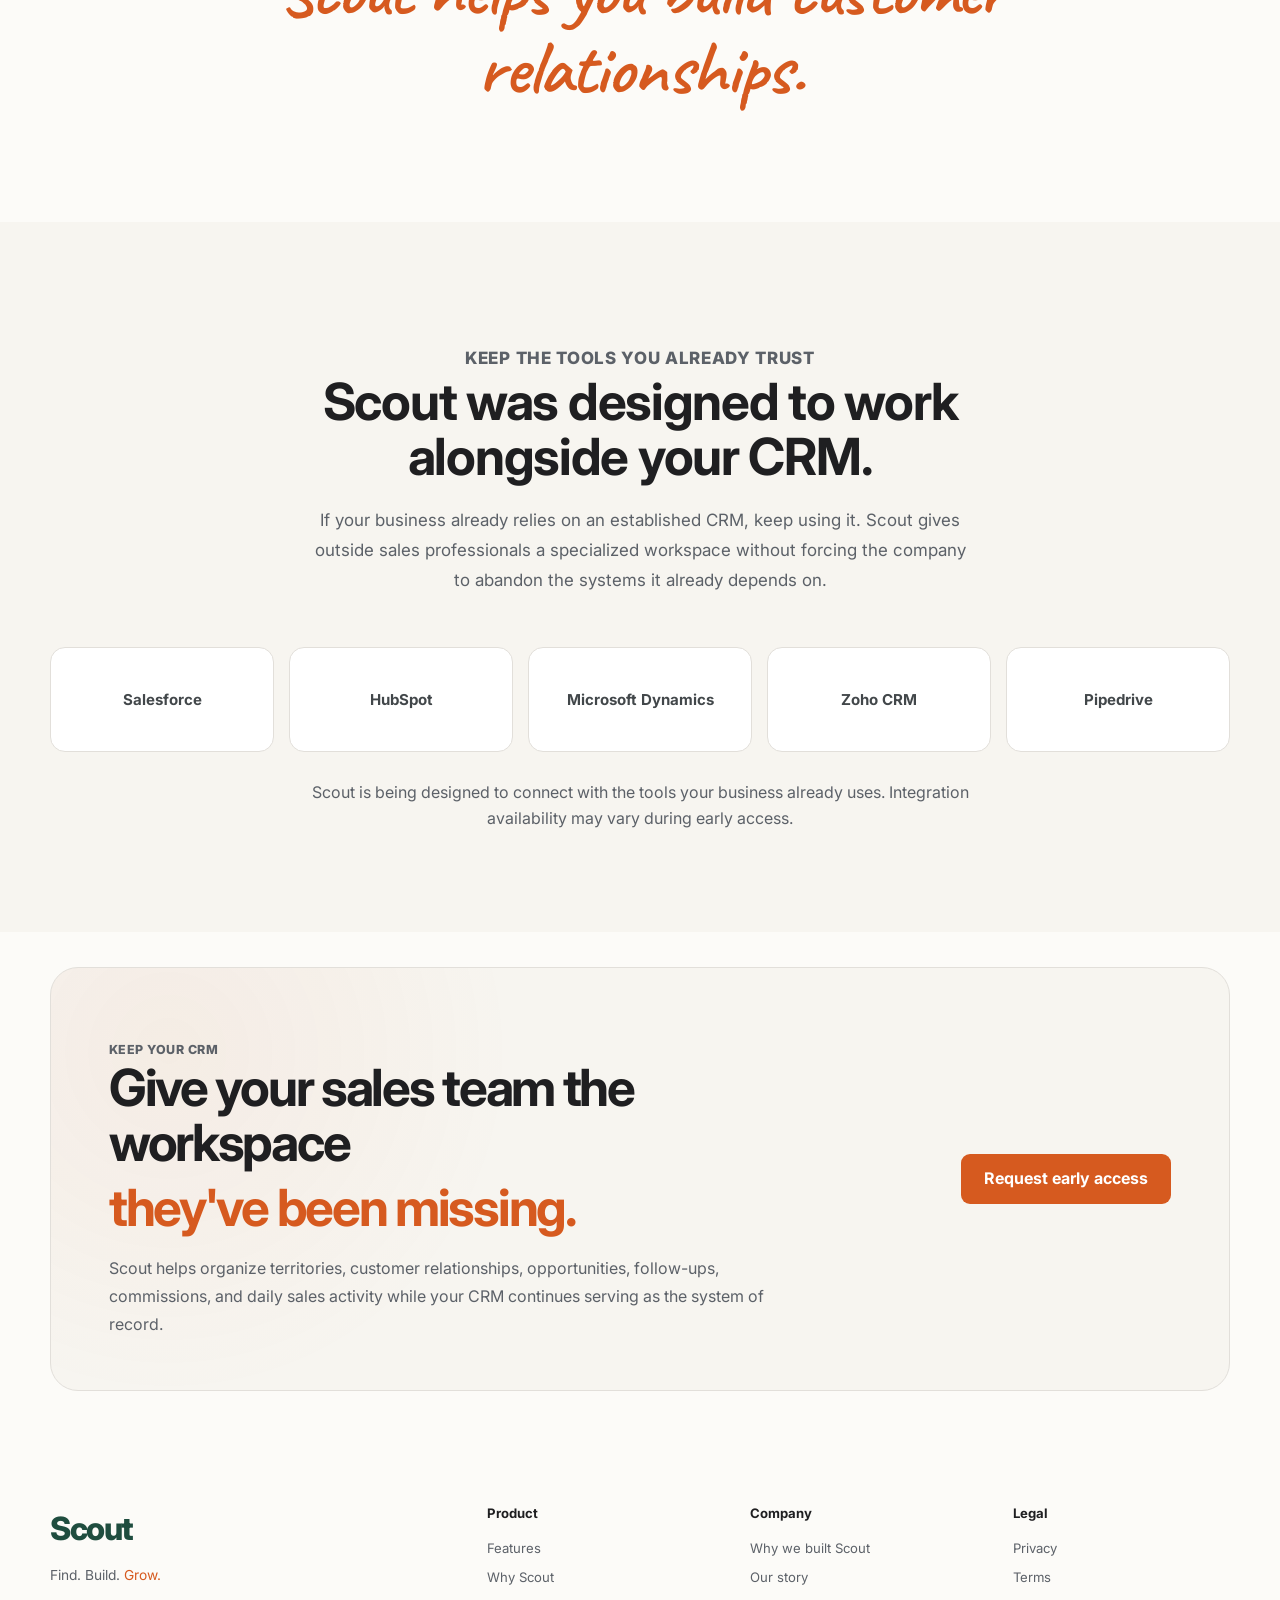
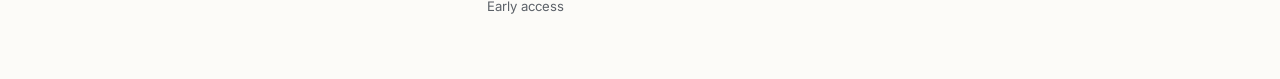
<file: works-with-your-crm.html>
<!DOCTYPE html>
<html lang="en">
<head>
  <meta charset="UTF-8" />
  <meta name="viewport" content="width=device-width, initial-scale=1.0" />

  <title>Scout Isn’t Another CRM — It’s the Tool Your CRM Has Been Missing</title>

  <meta
    name="description"
    content="Scout isn't another CRM. It's the specialized workspace outside sales teams use to organize territories, customer relationships, opportunities, follow-ups, and daily activity alongside the CRM their company already trusts."
  />

  <link rel="preconnect" href="https://fonts.googleapis.com" />
  <link rel="preconnect" href="https://fonts.gstatic.com" crossorigin />

  <link
    href="https://fonts.googleapis.com/css2?family=Caveat:wght@500;600;700&family=Inter:wght@400;500;600;700;800&display=swap"
    rel="stylesheet"
  />

  <style>
    :root {
      --scout-green: #1f4d3f;
      --pine-green: #2f6b53;
      --scout-orange: #d65a1f;
      --scout-orange-dark: #bd4814;

      --sand: #f7f5f0;
      --warm-white: #fcfbf8;
      --white: #ffffff;
      --stone: #e2dfda;

      --charcoal: #1f1f21;
      --graphite: #5c6168;
      --muted: #767a7e;
      --success: #2e7d5a;

      --radius-sm: 10px;
      --radius-md: 18px;
      --radius-lg: 28px;

      --shadow-soft:
        0 18px 50px rgba(31, 31, 33, 0.06),
        0 2px 10px rgba(31, 31, 33, 0.04);

      --container: 1180px;
    }

    * {
      box-sizing: border-box;
    }

    html {
      scroll-behavior: smooth;
    }

    body {
      margin: 0;
      background:
        radial-gradient(
          circle at 83% 4%,
          rgba(214, 90, 31, 0.045),
          transparent 25%
        ),
        var(--warm-white);
      color: var(--charcoal);
      font-family: "Inter", Arial, sans-serif;
      line-height: 1.6;
    }

    img,
    svg {
      display: block;
      max-width: 100%;
    }

    a {
      color: inherit;
      text-decoration: none;
    }

    button,
    input {
      font: inherit;
    }

    .container {
      width: min(calc(100% - 40px), var(--container));
      margin: 0 auto;
    }

    .narrow-container {
      width: min(calc(100% - 40px), 860px);
      margin: 0 auto;
    }

    .section {
      padding: 100px 0;
    }

    .section-soft {
      background: var(--sand);
    }

    .eyebrow {
      margin: 0 0 14px;
      color: var(--scout-orange);
      font-size: 0.78rem;
      font-weight: 800;
      letter-spacing: 0.04em;
      text-transform: uppercase;
    }

    .section-heading {
      max-width: 760px;
      margin: 0 auto;
      text-align: center;
    }

    .section-heading h2 {
      margin: 0;
      font-size: clamp(2rem, 4vw, 3.45rem);
      line-height: 1.08;
      letter-spacing: -0.025em;
    }

    .section-heading p {
      max-width: 670px;
      margin: 22px auto 0;
      color: var(--graphite);
      font-size: 1.06rem;
      line-height: 1.75;
    }

    .btn {
      display: inline-flex;
      min-height: 50px;
      align-items: center;
      justify-content: center;
      gap: 9px;
      padding: 0 22px;
      border: 1px solid transparent;
      border-radius: 9px;
      cursor: pointer;
      font-weight: 700;
      transition:
        transform 160ms ease,
        background-color 160ms ease,
        border-color 160ms ease,
        color 160ms ease;
    }

    .btn:hover {
      transform: translateY(-1px);
    }

    .btn-primary {
      background: var(--scout-orange);
      color: var(--white);
    }

    .btn-primary:hover {
      background: var(--scout-orange-dark);
    }

    .btn-secondary {
      border-color: var(--scout-orange);
      background: transparent;
      color: var(--scout-orange);
    }

    .btn-secondary:hover {
      background: rgba(214, 90, 31, 0.06);
    }

    .text-link {
      display: inline-flex;
      align-items: center;
      gap: 8px;
      color: var(--scout-green);
      font-weight: 700;
    }

    .text-link:hover {
      color: var(--scout-orange);
    }

    /* Header */

    .site-header {
      position: relative;
      z-index: 20;
      padding: 22px 0;
    }

    .header-inner {
      display: flex;
      align-items: center;
      justify-content: space-between;
      gap: 28px;
    }

    .logo {
      display: inline-flex;
      align-items: center;
      gap: 11px;
      color: var(--scout-green);
      font-size: 2rem;
      font-weight: 800;
      letter-spacing: -0.045em;
    }

    .main-nav {
      display: flex;
      align-items: center;
      gap: 32px;
      color: #34373a;
      font-size: 0.94rem;
      font-weight: 600;
    }

    .main-nav a {
      transition: color 150ms ease;
    }

    .main-nav a:hover,
    .main-nav a.active {
      color: var(--scout-orange);
    }

    .mobile-menu-button {
      display: none;
      width: 44px;
      height: 44px;
      align-items: center;
      justify-content: center;
      border: 1px solid var(--stone);
      border-radius: 9px;
      background: var(--white);
      cursor: pointer;
    }

    .mobile-nav {
      display: none;
      padding: 10px 0 20px;
    }

    .mobile-nav.open {
      display: grid;
      gap: 7px;
    }

    .mobile-nav a {
      padding: 12px 0;
      border-bottom: 1px solid var(--stone);
      font-weight: 600;
    }

    /* Hero */

    .hero {
      padding: 70px 0 112px;
    }

    .hero-grid {
      display: grid;
      grid-template-columns: minmax(0, 1.1fr) minmax(400px, 0.9fr);
      gap: 74px;
      align-items: center;
    }

    .hero-copy h1 {
      max-width: 760px;
      margin: 0;
      font-size: clamp(3rem, 5.2vw, 5.5rem);
      line-height: 0.98;
      letter-spacing: -0.06em;
    }

    .hero-copy h1 span {
      display: block;
      margin-top: 22px;
      color: var(--scout-orange);
      font-size: 0.67em;
      line-height: 1.04;
      letter-spacing: -0.045em;
    }

    .hero-copy > p {
      max-width: 660px;
      margin: 30px 0 0;
      color: var(--graphite);
      font-size: 1.12rem;
      line-height: 1.8;
    }

    .hero-actions {
      display: flex;
      align-items: center;
      gap: 26px;
      margin-top: 36px;
    }

    .hero-visual {
      position: relative;
      min-height: 530px;
    }

    .crm-gap-card {
      position: relative;
      overflow: hidden;
      min-height: 510px;
      padding: 50px 42px;
      border-radius: 32px;
      background:
        linear-gradient(
          rgba(255, 255, 255, 0.15),
          rgba(255, 255, 255, 0.15)
        ),
        repeating-linear-gradient(
          0deg,
          transparent 0,
          transparent 27px,
          rgba(31, 77, 63, 0.04) 28px
        ),
        #f8f5ec;
    }

    .crm-gap-card::before {
      position: absolute;
      inset: 0;
      background:
        radial-gradient(
          circle at 50% 45%,
          rgba(255, 255, 255, 0.95),
          transparent 52%
        );
      content: "";
    }

    .mountain-lines {
      position: absolute;
      top: 24px;
      left: 50%;
      width: 95%;
      transform: translateX(-50%);
      opacity: 0.23;
    }

    .flow {
      position: relative;
      z-index: 2;
      display: grid;
      gap: 15px;
      max-width: 380px;
      margin: 0 auto;
    }

    .flow-card {
      position: relative;
      display: grid;
      grid-template-columns: 48px 1fr;
      gap: 15px;
      align-items: center;
      min-height: 82px;
      padding: 14px 18px;
      border: 1px solid var(--stone);
      border-radius: 15px;
      background: rgba(255, 255, 255, 0.94);
      box-shadow: var(--shadow-soft);
    }

    .flow-card.highlight {
      border: 2px solid var(--scout-orange);
      background: #fffaf6;
      transform: rotate(-1deg);
    }

    .flow-icon {
      display: inline-flex;
      width: 44px;
      height: 44px;
      align-items: center;
      justify-content: center;
      border: 1.5px solid var(--scout-green);
      border-radius: 50%;
      color: var(--scout-green);
    }

    .flow-card.highlight .flow-icon {
      border-color: var(--scout-orange);
      color: var(--scout-orange);
    }

    .flow-card strong {
      display: block;
      font-size: 0.98rem;
    }

    .flow-card span {
      display: block;
      margin-top: 3px;
      color: var(--muted);
      font-size: 0.8rem;
    }

    .flow-arrow {
      display: flex;
      justify-content: center;
      height: 18px;
      color: var(--scout-green);
    }

    .flow-note {
      position: absolute;
      right: 18px;
      bottom: 20px;
      z-index: 4;
      max-width: 170px;
      padding: 14px 17px;
      background: #fff3a6;
      box-shadow: 0 6px 16px rgba(31, 31, 33, 0.11);
      color: #4e4a39;
      font-family: "Caveat", cursive;
      font-size: 1.15rem;
      line-height: 1.1;
      transform: rotate(3deg);
    }

    /* Intro statement */

    .belief-section {
      padding: 15px 0 105px;
    }

    .belief-card {
      max-width: 920px;
      margin: 0 auto;
      padding: 50px 60px;
      border: 1px solid var(--stone);
      border-radius: var(--radius-lg);
      background: var(--white);
      box-shadow: var(--shadow-soft);
      text-align: center;
    }

    .belief-card p {
      margin: 0;
      font-family: "Caveat", cursive;
      font-size: clamp(2rem, 4vw, 3.4rem);
      font-weight: 600;
      line-height: 1.12;
    }

    .belief-card p span {
      color: var(--scout-orange);
    }

    /* Questions */

    .questions-grid {
      display: grid;
      grid-template-columns: 0.9fr 1.1fr;
      gap: 80px;
      align-items: start;
      margin-top: 58px;
    }

    .questions-intro {
      position: sticky;
      top: 40px;
    }

    .questions-intro h2 {
      margin: 0;
      font-size: clamp(2.2rem, 4vw, 3.7rem);
      line-height: 1.05;
      letter-spacing: -0.05em;
    }

    .questions-intro p {
      margin: 24px 0 0;
      color: var(--graphite);
      font-size: 1.05rem;
      line-height: 1.8;
    }

    .question-list {
      display: grid;
      gap: 14px;
    }

    .question-card {
      display: grid;
      grid-template-columns: 42px 1fr;
      gap: 15px;
      align-items: center;
      min-height: 78px;
      padding: 17px 20px;
      border: 1px solid var(--stone);
      border-radius: 14px;
      background: rgba(255, 255, 255, 0.78);
    }

    .question-number {
      display: inline-flex;
      width: 39px;
      height: 39px;
      align-items: center;
      justify-content: center;
      border: 1.5px solid var(--scout-green);
      border-radius: 50%;
      color: var(--scout-green);
      font-family: "Caveat", cursive;
      font-size: 1.25rem;
      font-weight: 700;
    }

    .question-card p {
      margin: 0;
      font-size: 1rem;
      font-weight: 600;
      line-height: 1.5;
    }

    .selling-questions {
      margin-top: 34px;
      padding: 22px 25px;
      border-left: 4px solid var(--scout-orange);
      background: rgba(214, 90, 31, 0.055);
    }

    .selling-questions strong {
      display: block;
      color: var(--scout-orange);
      font-size: 1.05rem;
    }

    .selling-questions p {
      margin: 7px 0 0;
      color: var(--graphite);
    }

    /* Two tool comparison */

    .comparison-grid {
      display: grid;
      grid-template-columns: 1fr 1fr;
      gap: 24px;
      margin-top: 60px;
    }

    .comparison-card {
      position: relative;
      overflow: hidden;
      padding: 42px 40px;
      border: 1px solid var(--stone);
      border-radius: var(--radius-lg);
      background: var(--white);
      box-shadow: var(--shadow-soft);
    }

    .comparison-card.scout {
      border-color: rgba(214, 90, 31, 0.35);
      background:
        radial-gradient(
          circle at 90% 0,
          rgba(214, 90, 31, 0.08),
          transparent 32%
        ),
        var(--white);
    }

    .comparison-label {
      display: inline-flex;
      min-height: 31px;
      align-items: center;
      padding: 0 12px;
      border-radius: 20px;
      background: rgba(31, 77, 63, 0.08);
      color: var(--scout-green);
      font-size: 0.75rem;
      font-weight: 800;
      letter-spacing: 0.06em;
      text-transform: uppercase;
    }

    .comparison-card.scout .comparison-label {
      background: rgba(214, 90, 31, 0.09);
      color: var(--scout-orange);
    }

    .comparison-card h3 {
      margin: 20px 0 0;
      font-size: 2rem;
      letter-spacing: -0.04em;
    }

    .comparison-card > p {
      margin: 14px 0 0;
      color: var(--graphite);
      line-height: 1.75;
    }

    .comparison-list {
      display: grid;
      gap: 14px;
      margin-top: 30px;
    }

    .comparison-item {
      display: grid;
      grid-template-columns: 29px 1fr;
      gap: 11px;
      align-items: center;
      padding-bottom: 14px;
      border-bottom: 1px solid #efede8;
    }

    .comparison-item:last-child {
      padding-bottom: 0;
      border-bottom: 0;
    }

    .comparison-check {
      display: inline-flex;
      width: 27px;
      height: 27px;
      align-items: center;
      justify-content: center;
      border: 1px solid var(--stone);
      border-radius: 50%;
      color: var(--scout-green);
    }

    .comparison-card.scout .comparison-check {
      border-color: rgba(214, 90, 31, 0.35);
      color: var(--scout-orange);
    }

    .comparison-item span:last-child {
      font-size: 0.95rem;
      font-weight: 600;
    }

    /* Outside sales */

    .field-grid {
      display: grid;
      grid-template-columns: 1fr 1fr;
      gap: 78px;
      align-items: center;
    }

    .field-copy h2 {
      margin: 0;
      font-size: clamp(2.2rem, 4vw, 3.7rem);
      line-height: 1.05;
      letter-spacing: -0.05em;
    }

    .field-copy p {
      margin: 25px 0 0;
      color: var(--graphite);
      font-size: 1.06rem;
      line-height: 1.8;
    }

    .field-moments {
      display: grid;
      grid-template-columns: repeat(2, 1fr);
      gap: 15px;
    }

    .moment-card {
      min-height: 145px;
      padding: 22px;
      border: 1px solid var(--stone);
      border-radius: 17px;
      background: rgba(255, 255, 255, 0.78);
    }

    .moment-icon {
      display: inline-flex;
      width: 42px;
      height: 42px;
      align-items: center;
      justify-content: center;
      margin-bottom: 16px;
      border: 1.5px solid var(--scout-green);
      border-radius: 50%;
      color: var(--scout-green);
    }

    .moment-card h3 {
      margin: 0;
      font-size: 0.98rem;
    }

    .moment-card p {
      margin: 7px 0 0;
      color: var(--muted);
      font-size: 0.82rem;
      line-height: 1.5;
    }

    /* Day flow */

    .day-flow {
      display: grid;
      grid-template-columns: repeat(6, 1fr);
      gap: 12px;
      margin-top: 60px;
    }

    .day-step {
      position: relative;
      min-height: 175px;
      padding: 26px 18px 22px;
      border: 1px solid var(--stone);
      border-radius: var(--radius-md);
      background: var(--white);
      text-align: center;
    }

    .day-step:not(:last-child)::after {
      position: absolute;
      top: 50%;
      right: -19px;
      z-index: 3;
      color: var(--scout-orange);
      content: "→";
      font-size: 1.3rem;
      font-weight: 800;
      transform: translateY(-50%);
    }

    .day-step-number {
      display: inline-flex;
      width: 38px;
      height: 38px;
      align-items: center;
      justify-content: center;
      margin-bottom: 17px;
      border: 1.5px solid var(--scout-green);
      border-radius: 50%;
      color: var(--scout-green);
      font-family: "Caveat", cursive;
      font-size: 1.25rem;
      font-weight: 700;
    }

    .day-step.scout-step {
      border: 2px solid var(--scout-orange);
      background: #fffaf6;
    }

    .day-step.scout-step .day-step-number {
      border-color: var(--scout-orange);
      color: var(--scout-orange);
    }

    .day-step h3 {
      margin: 0;
      font-size: 0.94rem;
      line-height: 1.35;
    }

    .day-step p {
      margin: 8px 0 0;
      color: var(--muted);
      font-size: 0.78rem;
      line-height: 1.5;
    }

    .day-result {
      display: grid;
      grid-template-columns: 1fr 1fr;
      gap: 15px;
      max-width: 720px;
      margin: 35px auto 0;
    }

    .result-card {
      padding: 18px 20px;
      border: 1px solid var(--stone);
      border-radius: 13px;
      background: rgba(255, 255, 255, 0.75);
      text-align: center;
      font-weight: 700;
    }

    .result-card span {
      color: var(--scout-orange);
    }

    /* Founder story */

    .story-card {
      display: grid;
      grid-template-columns: 0.85fr 1.15fr;
      gap: 74px;
      align-items: center;
      padding: 66px 76px;
      border-radius: var(--radius-lg);
      background:
        radial-gradient(
          circle at 8% 10%,
          rgba(214, 90, 31, 0.055),
          transparent 30%
        ),
        var(--sand);
    }

    .story-quote blockquote {
      margin: 0;
      font-family: "Caveat", cursive;
      font-size: clamp(2.2rem, 4vw, 3.65rem);
      font-weight: 600;
      line-height: 1.06;
    }

    .hand-underline {
      position: relative;
      display: inline-block;
    }

    .hand-underline::after {
      position: absolute;
      right: -3px;
      bottom: -7px;
      left: -3px;
      height: 4px;
      border-radius: 50%;
      background: var(--scout-orange);
      content: "";
      transform: rotate(-1deg);
    }

    .founder-info {
      display: flex;
      align-items: center;
      gap: 14px;
      margin-top: 30px;
    }

    .founder-photo {
      display: inline-flex;
      width: 52px;
      height: 52px;
      align-items: center;
      justify-content: center;
      overflow: hidden;
      border-radius: 50%;
      background: linear-gradient(145deg, #d8d8d5, #b8bbb8);
      color: var(--scout-green);
      font-weight: 800;
    }

    .founder-info strong {
      display: block;
      font-size: 0.95rem;
    }

    .founder-info span {
      color: var(--graphite);
      font-size: 0.82rem;
    }

    .story-copy p {
      margin: 0 0 20px;
      color: #42474a;
      font-size: 1.08rem;
      line-height: 1.85;
    }

    /* Big quote */

    .quote-section {
      padding: 115px 0;
    }

    .big-quote {
      max-width: 980px;
      margin: 0 auto;
      text-align: center;
    }

    .big-quote blockquote {
      margin: 0;
      font-family: "Caveat", cursive;
      font-size: clamp(2.7rem, 6vw, 5.8rem);
      font-weight: 600;
      line-height: 1.02;
      letter-spacing: -0.025em;
    }

    .big-quote blockquote span {
      display: block;
      margin-top: 24px;
      color: var(--scout-orange);
    }

    /* CRM platforms */

    .platform-grid {
      display: grid;
      grid-template-columns: repeat(5, 1fr);
      gap: 15px;
      margin-top: 52px;
    }

    .platform-card {
      display: flex;
      min-height: 105px;
      align-items: center;
      justify-content: center;
      padding: 20px;
      border: 1px solid var(--stone);
      border-radius: 15px;
      background: var(--white);
      color: #42474a;
      font-size: 0.94rem;
      font-weight: 700;
      text-align: center;
    }

    .platform-note {
      max-width: 690px;
      margin: 28px auto 0;
      color: var(--graphite);
      text-align: center;
    }

    /* CTA */

    .cta-section {
      padding: 35px 0 70px;
    }

    .cta-card {
      display: grid;
      grid-template-columns: 1fr auto;
      gap: 50px;
      align-items: center;
      padding: 52px 58px;
      border: 1px solid var(--stone);
      border-radius: var(--radius-lg);
      background:
        radial-gradient(
          circle at 10% 20%,
          rgba(214, 90, 31, 0.06),
          transparent 31%
        ),
        var(--sand);
    }

    .cta-copy h2 {
      max-width: 720px;
      margin: 0;
      font-size: clamp(2rem, 4vw, 3.4rem);
      line-height: 1.07;
      letter-spacing: -0.045em;
    }

    .cta-copy h2 span {
      display: block;
      margin-top: 10px;
      color: var(--scout-orange);
    }

    .cta-copy p {
      max-width: 660px;
      margin: 19px 0 0;
      color: var(--graphite);
      line-height: 1.75;
    }

    /* Footer */

    .site-footer {
      padding: 42px 0 54px;
    }

    .footer-grid {
      display: grid;
      grid-template-columns: 1.8fr repeat(3, 1fr);
      gap: 46px;
      align-items: start;
    }

    .footer-brand p {
      margin: 10px 0 0;
      color: var(--graphite);
      font-size: 0.86rem;
    }

    .footer-brand p span {
      color: var(--scout-orange);
    }

    .footer-column h3 {
      margin: 0 0 14px;
      font-size: 0.82rem;
    }

    .footer-column a {
      display: block;
      margin: 8px 0;
      color: var(--graphite);
      font-size: 0.82rem;
    }

    .footer-column a:hover {
      color: var(--scout-orange);
    }

    /* Responsive */

    @media (max-width: 1080px) {
      .main-nav {
        display: none;
      }

      .header-inner > .btn {
        display: none;
      }

      .mobile-menu-button {
        display: inline-flex;
      }

      .hero-grid {
        grid-template-columns: 1fr;
      }

      .hero-copy {
        text-align: center;
      }

      .hero-copy h1,
      .hero-copy > p {
        margin-right: auto;
        margin-left: auto;
      }

      .hero-actions {
        justify-content: center;
      }

      .hero-visual {
        width: min(100%, 650px);
        margin: 0 auto;
      }

      .day-flow {
        grid-template-columns: repeat(3, 1fr);
        gap: 22px;
      }

      .day-step:nth-child(3)::after {
        display: none;
      }

      .platform-grid {
        grid-template-columns: repeat(3, 1fr);
      }
    }

    @media (max-width: 850px) {
      .section {
        padding: 78px 0;
      }

      .questions-grid,
      .field-grid,
      .story-card {
        grid-template-columns: 1fr;
      }

      .questions-intro {
        position: static;
      }

      .comparison-grid {
        grid-template-columns: 1fr;
      }

      .story-card {
        gap: 44px;
        padding: 52px 42px;
      }

      .cta-card {
        grid-template-columns: 1fr;
      }

      .cta-card .btn {
        justify-self: start;
      }

      .footer-grid {
        grid-template-columns: repeat(2, 1fr);
      }

      .footer-brand {
        grid-column: 1 / -1;
      }
    }

    @media (max-width: 680px) {
      .container,
      .narrow-container {
        width: min(calc(100% - 28px), var(--container));
      }

      .hero {
        padding: 40px 0 80px;
      }

      .hero-copy h1 {
        font-size: clamp(2.75rem, 13vw, 4.6rem);
      }

      .hero-actions {
        flex-direction: column;
        gap: 18px;
      }

      .hero-actions .btn {
        width: 100%;
      }

      .hero-visual {
        min-height: 480px;
      }

      .crm-gap-card {
        min-height: 465px;
        padding: 38px 18px;
      }

      .flow-card {
        grid-template-columns: 41px 1fr;
        min-height: 75px;
        padding: 12px 14px;
      }

      .flow-icon {
        width: 38px;
        height: 38px;
      }

      .flow-note {
        right: 8px;
        bottom: 10px;
        max-width: 130px;
        padding: 10px;
        font-size: 0.95rem;
      }

      .belief-card {
        padding: 38px 24px;
      }

      .field-moments {
        grid-template-columns: 1fr;
      }

      .day-flow {
        grid-template-columns: 1fr;
      }

      .day-step {
        min-height: 0;
      }

      .day-step:not(:last-child)::after {
        top: auto;
        right: 50%;
        bottom: -26px;
        display: block;
        content: "↓";
        transform: translateX(50%);
      }

      .day-result {
        grid-template-columns: 1fr;
      }

      .story-card {
        padding: 40px 25px;
      }

      .platform-grid {
        grid-template-columns: 1fr 1fr;
      }

      .cta-card {
        padding: 38px 25px;
      }

      .cta-card .btn {
        width: 100%;
      }

      .footer-grid {
        grid-template-columns: 1fr;
      }

      .footer-brand {
        grid-column: auto;
      }
    }

    @media (max-width: 440px) {
      .logo {
        font-size: 1.7rem;
      }

      .platform-grid {
        grid-template-columns: 1fr;
      }
    }
  </style>
</head>

<body>
  <header class="site-header">
    <div class="container">
      <div class="header-inner">
        <a class="logo" href="/index.html" aria-label="Scout homepage">
          Scout
        </a>

        <nav class="main-nav" aria-label="Primary navigation">
          <a href="/index.html#story">Why we built Scout</a>
          <a href="/index.html#features">Features</a>
          <a class="active" href="#top">Why Scout</a>
          <a href="/index.html#audience">Who it’s for</a>
          <a href="#early-access">Early access</a>
        </nav>

        <a class="btn btn-secondary" href="#early-access">
          Request early access
        </a>

        <button
          class="mobile-menu-button"
          id="mobileMenuButton"
          type="button"
          aria-label="Open navigation"
          aria-expanded="false"
        >
          <svg
            width="22"
            height="22"
            viewBox="0 0 24 24"
            fill="none"
            aria-hidden="true"
          >
            <path
              d="M4 7h16M4 12h16M4 17h16"
              stroke="currentColor"
              stroke-width="2"
              stroke-linecap="round"
            />
          </svg>
        </button>
      </div>

      <nav class="mobile-nav" id="mobileNav" aria-label="Mobile navigation">
        <a href="/index.html">Home</a>
        <a href="/index.html#story">Why we built Scout</a>
        <a href="/index.html#features">Features</a>
        <a href="#top">Why Scout</a>
        <a href="/index.html#audience">Who it’s for</a>
        <a href="#early-access">Early access</a>
      </nav>
    </div>
  </header>

  <main id="top">
    <!-- Hero -->
    <section class="hero">
      <div class="container">
        <div class="hero-grid">
          <div class="hero-copy">
            <p class="eyebrow">Built alongside your CRM</p>

            <h1>
              No, Scout isn't another CRM.
              <span>It's the tool your CRM has been missing.</span>
            </h1>

            <p>
              Salesforce, HubSpot, Microsoft Dynamics, and other CRMs are
              incredibly powerful. We didn't build Scout because they failed.
              We built Scout because outside sales happens between CRM updates.
            </p>

            <div class="hero-actions">
              <a class="btn btn-primary" href="#early-access">
                Request early access
              </a>

              <a class="text-link" href="#why">
                See where Scout fits
                <span aria-hidden="true">→</span>
              </a>
            </div>
          </div>

          <div
            class="hero-visual"
            aria-label="Illustration showing Scout between customer activity and a CRM"
          >
            <div class="crm-gap-card">
              <svg
                class="mountain-lines"
                viewBox="0 0 800 240"
                fill="none"
                aria-hidden="true"
              >
                <path
                  d="M0 205L110 130l55 41 95-98 71 81 54-59 92 100 82-74 100 84"
                  stroke="#314b43"
                  stroke-width="3"
                  stroke-linecap="round"
                  stroke-linejoin="round"
                />
                <path
                  d="M42 205l92-57 32 24 95-99 33 36"
                  stroke="#314b43"
                  stroke-width="1.4"
                  opacity=".6"
                />
                <path
                  d="M386 195l57-65 34 31 78-72 40 47"
                  stroke="#314b43"
                  stroke-width="1.4"
                  opacity=".6"
                />
              </svg>

              <div class="flow">
                <div class="flow-card">
                  <span class="flow-icon">
                    <svg
                      width="22"
                      height="22"
                      viewBox="0 0 24 24"
                      fill="none"
                      aria-hidden="true"
                    >
                      <circle
                        cx="12"
                        cy="8"
                        r="3.5"
                        stroke="currentColor"
                        stroke-width="1.7"
                      />
                      <path
                        d="M5 20c.5-4 2.8-6 7-6s6.5 2 7 6"
                        stroke="currentColor"
                        stroke-width="1.7"
                        stroke-linecap="round"
                      />
                    </svg>
                  </span>

                  <div>
                    <strong>Customer relationship</strong>
                    <span>Meetings, calls, promises, and opportunities</span>
                  </div>
                </div>

                <div class="flow-arrow" aria-hidden="true">↓</div>

                <div class="flow-card highlight">
                  <span class="flow-icon">
                    <svg
                      width="22"
                      height="22"
                      viewBox="0 0 24 24"
                      fill="none"
                      aria-hidden="true"
                    >
                      <path
                        d="M5 18l5-7 3 4 2-3 4 6H5z"
                        stroke="currentColor"
                        stroke-width="1.7"
                        stroke-linejoin="round"
                      />
                      <path
                        d="M14 7v6M14 7h5l-2 2 2 2h-5"
                        stroke="currentColor"
                        stroke-width="1.6"
                        stroke-linejoin="round"
                      />
                    </svg>
                  </span>

                  <div>
                    <strong>Scout</strong>
                    <span>Your daily workspace for outside sales</span>
                  </div>
                </div>

                <div class="flow-arrow" aria-hidden="true">↓</div>

                <div class="flow-card">
                  <span class="flow-icon">
                    <svg
                      width="22"
                      height="22"
                      viewBox="0 0 24 24"
                      fill="none"
                      aria-hidden="true"
                    >
                      <rect
                        x="4"
                        y="5"
                        width="16"
                        height="14"
                        rx="3"
                        stroke="currentColor"
                        stroke-width="1.7"
                      />
                      <path
                        d="M8 10h8M8 14h5"
                        stroke="currentColor"
                        stroke-width="1.7"
                        stroke-linecap="round"
                      />
                    </svg>
                  </span>

                  <div>
                    <strong>Your CRM</strong>
                    <span>The system of record your company already trusts</span>
                  </div>
                </div>
              </div>

              <div class="flow-note">
                Scout connects the work in the field to the systems back at the
                office.
              </div>
            </div>
          </div>
        </div>
      </div>
    </section>

    <!-- Belief -->
    <section class="belief-section">
      <div class="container">
        <div class="belief-card">
          <p>
            “We believe every company should have a CRM.
            <span>
              We just don't think it should be where outside sales reps spend
              their entire day.
            </span>”
          </p>
        </div>
      </div>
    </section>

    <!-- CRM Questions -->
    <section class="section section-soft" id="why">
      <div class="container">
        <div class="questions-grid">
          <div class="questions-intro">
            <p class="eyebrow">Two different kinds of questions</p>

            <h2>
              Great CRMs manage customer data.
            </h2>

            <p>
              CRMs help companies understand their pipeline, forecast revenue,
              maintain customer records, and give leadership visibility into
              the business.
            </p>

            <div class="selling-questions">
              <strong>Those are important questions.</strong>

              <p>
                But they aren't usually the questions an outside sales rep is
                asking when the day begins.
              </p>
            </div>
          </div>

          <div class="question-list">
            <article class="question-card">
              <span class="question-number">1</span>
              <p>How many opportunities are currently in the pipeline?</p>
            </article>

            <article class="question-card">
              <span class="question-number">2</span>
              <p>What is the sales forecast for this month or quarter?</p>
            </article>

            <article class="question-card">
              <span class="question-number">3</span>
              <p>What stage is each deal currently in?</p>
            </article>

            <article class="question-card">
              <span class="question-number">4</span>
              <p>Which accounts and opportunities need attention?</p>
            </article>

            <article class="question-card">
              <span class="question-number">5</span>
              <p>What does leadership need to know?</p>
            </article>
          </div>
        </div>
      </div>
    </section>

    <!-- Selling Questions -->
    <section class="section">
      <div class="container">
        <div class="section-heading">
          <p class="eyebrow">The questions reps ask</p>

          <h2>Outside sales happens somewhere else.</h2>

          <p>
            Reps aren't only thinking about reports and dashboards. They're
            trying to decide where to go, who to contact, what to remember, and
            how to keep every opportunity moving forward.
          </p>
        </div>

        <div class="questions-grid">
          <div class="question-list">
            <article class="question-card">
              <span class="question-number">1</span>
              <p>Who should I stop and see today?</p>
            </article>

            <article class="question-card">
              <span class="question-number">2</span>
              <p>What did we talk about the last time I was there?</p>
            </article>

            <article class="question-card">
              <span class="question-number">3</span>
              <p>Did I ever send that customer the quote I promised?</p>
            </article>

            <article class="question-card">
              <span class="question-number">4</span>
              <p>Who said they would call me back?</p>
            </article>
          </div>

          <div class="question-list">
            <article class="question-card">
              <span class="question-number">5</span>
              <p>Which customers haven't heard from me recently?</p>
            </article>

            <article class="question-card">
              <span class="question-number">6</span>
              <p>What opportunities am I closest to winning?</p>
            </article>

            <article class="question-card">
              <span class="question-number">7</span>
              <p>Where should I spend my time today?</p>
            </article>

            <article class="question-card">
              <span class="question-number">8</span>
              <p>What small step can I take to move this relationship forward?</p>
            </article>
          </div>
        </div>

        <div class="selling-questions" style="max-width: 760px; margin: 36px auto 0;">
          <strong>Those aren't reporting questions.</strong>

          <p>
            Those are selling questions. That's where Scout comes in.
          </p>
        </div>
      </div>
    </section>

    <!-- Comparison -->
    <section class="section section-soft">
      <div class="container">
        <div class="section-heading">
          <p class="eyebrow">Two different tools</p>

          <h2>One shared goal.</h2>

          <p>
            Your CRM and Scout don't need to compete. Each tool can focus on
            the work it was designed to do best.
          </p>
        </div>

        <div class="comparison-grid">
          <article class="comparison-card">
            <span class="comparison-label">Your CRM</span>

            <h3>The system of record</h3>

            <p>
              Your CRM gives the company a structured view of customers,
              opportunities, activity, forecasts, and results.
            </p>

            <div class="comparison-list">
              <div class="comparison-item">
                <span class="comparison-check">✓</span>
                <span>Customer database</span>
              </div>

              <div class="comparison-item">
                <span class="comparison-check">✓</span>
                <span>Company-wide visibility</span>
              </div>

              <div class="comparison-item">
                <span class="comparison-check">✓</span>
                <span>Revenue forecasting</span>
              </div>

              <div class="comparison-item">
                <span class="comparison-check">✓</span>
                <span>Pipeline reporting</span>
              </div>

              <div class="comparison-item">
                <span class="comparison-check">✓</span>
                <span>Opportunity tracking</span>
              </div>

              <div class="comparison-item">
                <span class="comparison-check">✓</span>
                <span>Management dashboards</span>
              </div>
            </div>
          </article>

          <article class="comparison-card scout">
            <span class="comparison-label">Scout</span>

            <h3>The daily workspace</h3>

            <p>
              Scout helps outside sales professionals organize their territory,
              remember conversations, and decide what to do next.
            </p>

            <div class="comparison-list">
              <div class="comparison-item">
                <span class="comparison-check">✓</span>
                <span>Territory planning</span>
              </div>

              <div class="comparison-item">
                <span class="comparison-check">✓</span>
                <span>Customer visit preparation</span>
              </div>

              <div class="comparison-item">
                <span class="comparison-check">✓</span>
                <span>Notes and relationship history</span>
              </div>

              <div class="comparison-item">
                <span class="comparison-check">✓</span>
                <span>Follow-ups and daily priorities</span>
              </div>

              <div class="comparison-item">
                <span class="comparison-check">✓</span>
                <span>Opportunity development</span>
              </div>

              <div class="comparison-item">
                <span class="comparison-check">✓</span>
                <span>Daily field execution</span>
              </div>
            </div>
          </article>
        </div>
      </div>
    </section>

    <!-- Outside Sales -->
    <section class="section">
      <div class="container">
        <div class="field-grid">
          <div class="field-copy">
            <p class="eyebrow">Outside sales is different</p>

            <h2>
              We didn't build Scout because Salesforce wasn't good enough.
            </h2>

            <p>
              We built Scout because outside sales happens on the road, between
              appointments, on job sites, during phone calls, across a desk,
              and inside dozens of small conversations.
            </p>

            <p>
              Those moments deserve software built specifically for the people
              doing the work.
            </p>
          </div>

          <div class="field-moments">
            <article class="moment-card">
              <span class="moment-icon">
                <svg
                  width="22"
                  height="22"
                  viewBox="0 0 24 24"
                  fill="none"
                  aria-hidden="true"
                >
                  <path
                    d="M4 15l2-6h12l2 6M5 15h14v4H5zM7 19v2M17 19v2"
                    stroke="currentColor"
                    stroke-width="1.7"
                    stroke-linejoin="round"
                    stroke-linecap="round"
                  />
                  <circle cx="8" cy="15" r="1" fill="currentColor" />
                  <circle cx="16" cy="15" r="1" fill="currentColor" />
                </svg>
              </span>

              <h3>On the road</h3>
              <p>Planning visits and deciding where your time matters most.</p>
            </article>

            <article class="moment-card">
              <span class="moment-icon">
                <svg
                  width="22"
                  height="22"
                  viewBox="0 0 24 24"
                  fill="none"
                  aria-hidden="true"
                >
                  <path
                    d="M5 20V8l7-4 7 4v12M8 20v-6h8v6M9 10h1M14 10h1"
                    stroke="currentColor"
                    stroke-width="1.7"
                    stroke-linejoin="round"
                    stroke-linecap="round"
                  />
                </svg>
              </span>

              <h3>On job sites</h3>
              <p>Capturing details while conversations are still fresh.</p>
            </article>

            <article class="moment-card">
              <span class="moment-icon">
                <svg
                  width="22"
                  height="22"
                  viewBox="0 0 24 24"
                  fill="none"
                  aria-hidden="true"
                >
                  <path
                    d="M6.5 4h3l1.5 4-2 1.5c1.3 2.7 2.8 4.2 5.5 5.5l1.5-2 4 1.5v3c0 1.1-.9 2-2 2C10.5 19.5 4.5 13.5 4.5 6c0-1.1.9-2 2-2z"
                    stroke="currentColor"
                    stroke-width="1.7"
                    stroke-linejoin="round"
                  />
                </svg>
              </span>

              <h3>During phone calls</h3>
              <p>Remembering promises, questions, and the next follow-up.</p>
            </article>

            <article class="moment-card">
              <span class="moment-icon">
                <svg
                  width="22"
                  height="22"
                  viewBox="0 0 24 24"
                  fill="none"
                  aria-hidden="true"
                >
                  <path
                    d="M5 19l4.5-1 8-8-3.5-3.5-8 8L5 19zM13 7.5l3.5 3.5"
                    stroke="currentColor"
                    stroke-width="1.7"
                    stroke-linejoin="round"
                    stroke-linecap="round"
                  />
                </svg>
              </span>

              <h3>Between appointments</h3>
              <p>Turning handwritten notes into clear next steps.</p>
            </article>
          </div>
        </div>
      </div>
    </section>

    <!-- Workflow -->
    <section class="section section-soft">
      <div class="container">
        <div class="section-heading">
          <p class="eyebrow">A more natural workflow</p>

          <h2>Scout fills the gap between customer visits and your CRM.</h2>

          <p>
            Instead of trying to remember everything until the end of the day,
            Scout gives your field activity a natural place to live.
          </p>
        </div>

        <div class="day-flow">
          <article class="day-step">
            <span class="day-step-number">1</span>
            <h3>Meet the customer</h3>
            <p>Have the real conversation and understand what matters.</p>
          </article>

          <article class="day-step">
            <span class="day-step-number">2</span>
            <h3>Capture your notes</h3>
            <p>Record the important details while they're still fresh.</p>
          </article>

          <article class="day-step">
            <span class="day-step-number">3</span>
            <h3>Create the follow-up</h3>
            <p>Turn the conversation into a clear next action.</p>
          </article>

          <article class="day-step">
            <span class="day-step-number">4</span>
            <h3>Update the opportunity</h3>
            <p>Keep the deal moving and organize the small victories.</p>
          </article>

          <article class="day-step scout-step">
            <span class="day-step-number">5</span>
            <h3>Scout organizes it</h3>
            <p>Your territory, relationships, and priorities stay connected.</p>
          </article>

          <article class="day-step">
            <span class="day-step-number">6</span>
            <h3>Keep your CRM current</h3>
            <p>Important information can flow back to the system of record.</p>
          </article>
        </div>

        <div class="day-result">
          <div class="result-card">
            <span>Management</span> stays informed.
          </div>

          <div class="result-card">
            The <span>sales rep</span> stays organized.
          </div>
        </div>
      </div>
    </section>

    <!-- Founder Story -->
    <section class="section">
      <div class="container">
        <div class="story-card">
          <div class="story-quote">
            <blockquote>
              “I wasn't trying to build software. I was trying to
              <span class="hand-underline">remember everything.</span>”
            </blockquote>

            <div class="founder-info">
              <div class="founder-photo">JS</div>

              <div>
                <strong>Jeff Short</strong>
                <span>Founder of Scout</span>
              </div>
            </div>
          </div>

          <div class="story-copy">
            <p>
              Every customer conversation created another note. Every
              opportunity created another follow-up. Every quote became another
              reminder.
            </p>

            <p>
              Every relationship depended on remembering dozens of small
              details that never seemed to fit naturally inside a CRM.
            </p>

            <p>
              The notebook got bigger. The sticky notes multiplied. The
              spreadsheets grew.
            </p>

            <p>
              Eventually, Scout became the system I wished I had on my first
              day in outside sales.
            </p>

            <a class="text-link" href="/why-scout.html">
              Read the full Scout story
              <span aria-hidden="true">→</span>
            </a>
          </div>
        </div>
      </div>
    </section>

    <!-- Quote -->
    <section class="quote-section">
      <div class="container">
        <div class="big-quote">
          <blockquote>
            Your CRM manages customer data.
            <span>Scout helps you build customer relationships.</span>
          </blockquote>
        </div>
      </div>
    </section>

    <!-- Platforms -->
    <section class="section section-soft">
      <div class="container">
        <div class="section-heading">
          <p class="eyebrow">Keep the tools you already trust</p>

          <h2>Scout was designed to work alongside your CRM.</h2>

          <p>
            If your business already relies on an established CRM, keep using
            it. Scout gives outside sales professionals a specialized workspace
            without forcing the company to abandon the systems it already
            depends on.
          </p>
        </div>

        <div class="platform-grid">
          <div class="platform-card">Salesforce</div>
          <div class="platform-card">HubSpot</div>
          <div class="platform-card">Microsoft Dynamics</div>
          <div class="platform-card">Zoho CRM</div>
          <div class="platform-card">Pipedrive</div>
        </div>

        <p class="platform-note">
          Scout is being designed to connect with the tools your business
          already uses. Integration availability may vary during early access.
        </p>
      </div>
    </section>

    <!-- CTA -->
    <section class="cta-section" id="early-access">
      <div class="container">
        <div class="cta-card">
          <div class="cta-copy">
            <p class="eyebrow">Keep your CRM</p>

            <h2>
              Give your sales team the workspace
              <span>they've been missing.</span>
            </h2>

            <p>
              Scout helps organize territories, customer relationships,
              opportunities, follow-ups, commissions, and daily sales activity
              while your CRM continues serving as the system of record.
            </p>
          </div>

          <a class="btn btn-primary" href="/index.html#early-access">
            Request early access
          </a>
        </div>
      </div>
    </section>
  </main>

  <footer class="site-footer">
    <div class="container">
      <div class="footer-grid">
        <div class="footer-brand">
          <a class="logo" href="/index.html">
            Scout
          </a>

          <p>Find. Build. <span>Grow.</span></p>
        </div>

        <div class="footer-column">
          <h3>Product</h3>
          <a href="/index.html#features">Features</a>
          <a href="#top">Why Scout</a>
          <a href="/index.html#early-access">Early access</a>
        </div>

        <div class="footer-column">
          <h3>Company</h3>
          <a href="/index.html#story">Why we built Scout</a>
          <a href="/why-scout.html">Our story</a>
        </div>

        <div class="footer-column">
          <h3>Legal</h3>
          <a href="#">Privacy</a>
          <a href="#">Terms</a>
        </div>
      </div>
    </div>
  </footer>

  <script>
    const mobileMenuButton = document.getElementById("mobileMenuButton");
    const mobileNav = document.getElementById("mobileNav");

    mobileMenuButton.addEventListener("click", () => {
      const isOpen = mobileNav.classList.toggle("open");

      mobileMenuButton.setAttribute("aria-expanded", String(isOpen));
    });

    mobileNav.querySelectorAll("a").forEach((link) => {
      link.addEventListener("click", () => {
        mobileNav.classList.remove("open");
        mobileMenuButton.setAttribute("aria-expanded", "false");
      });
    });
  </script>
</body>
</html>
</file>
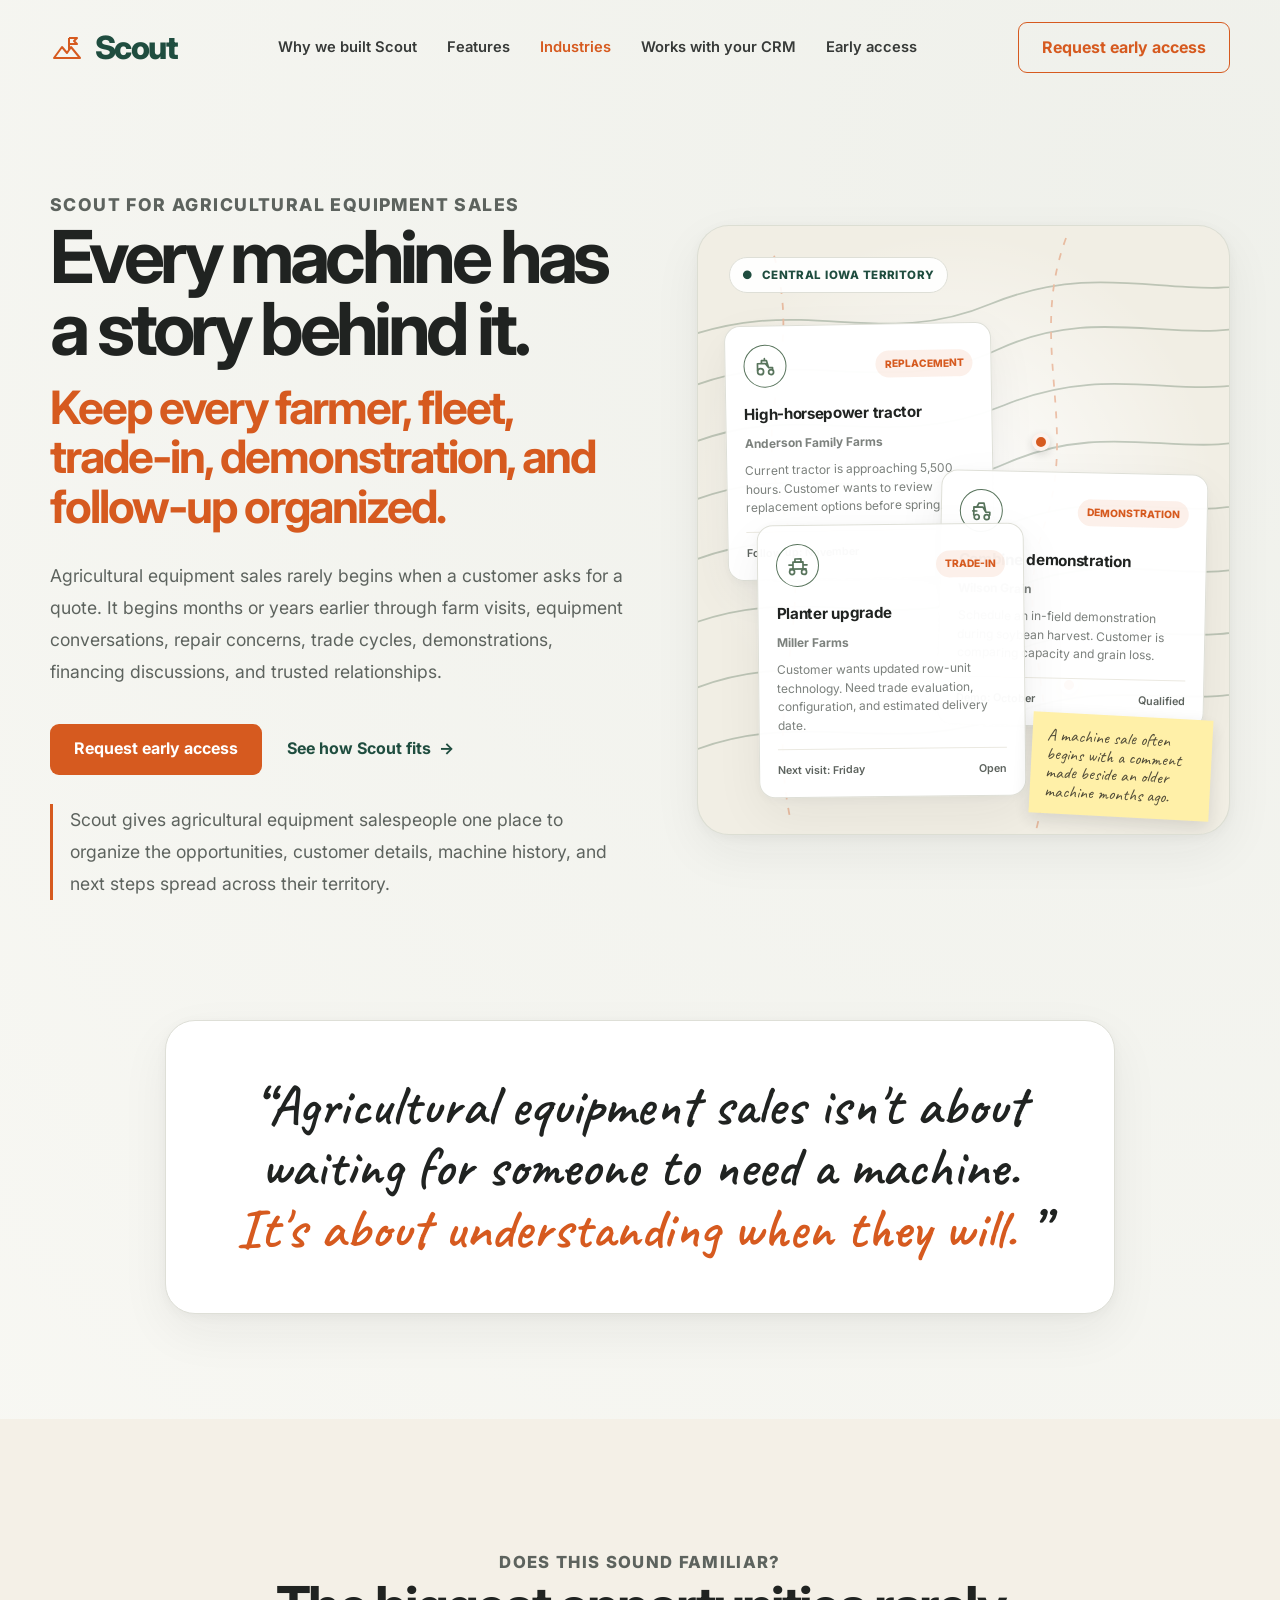
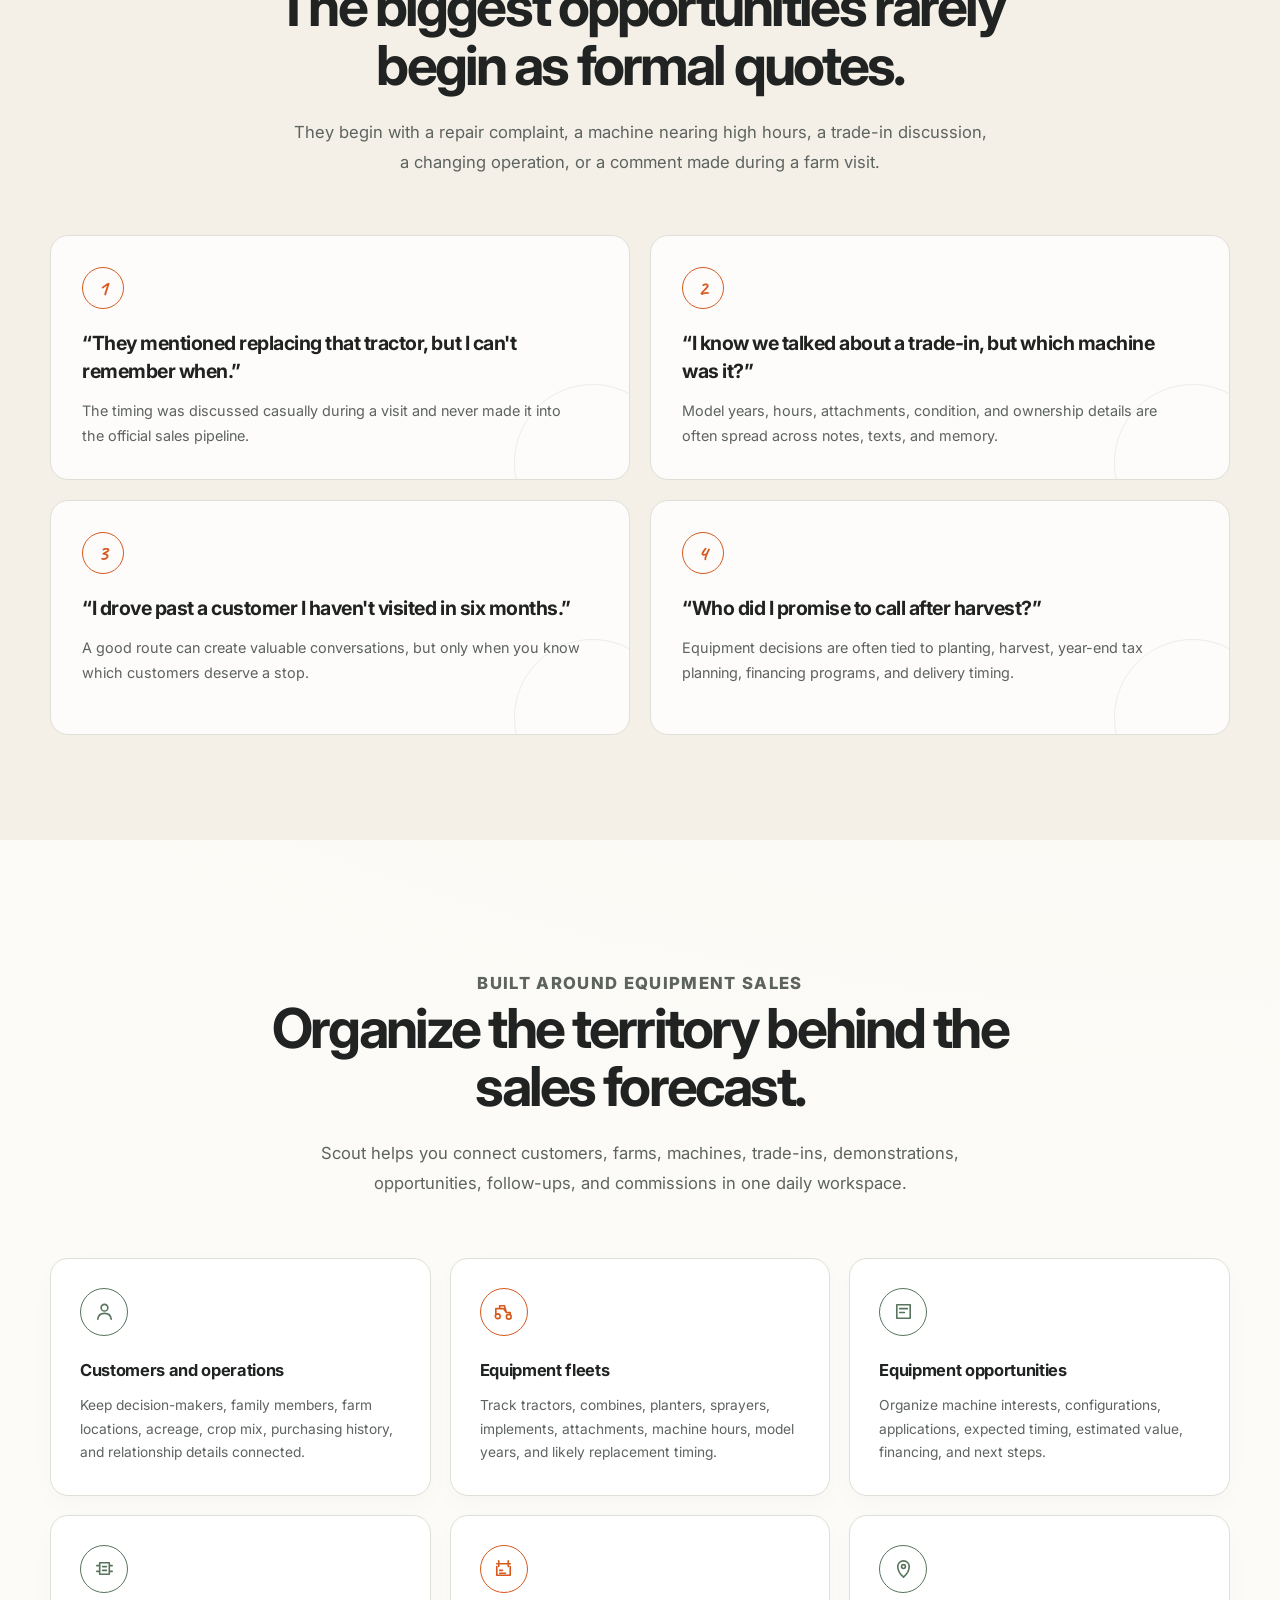
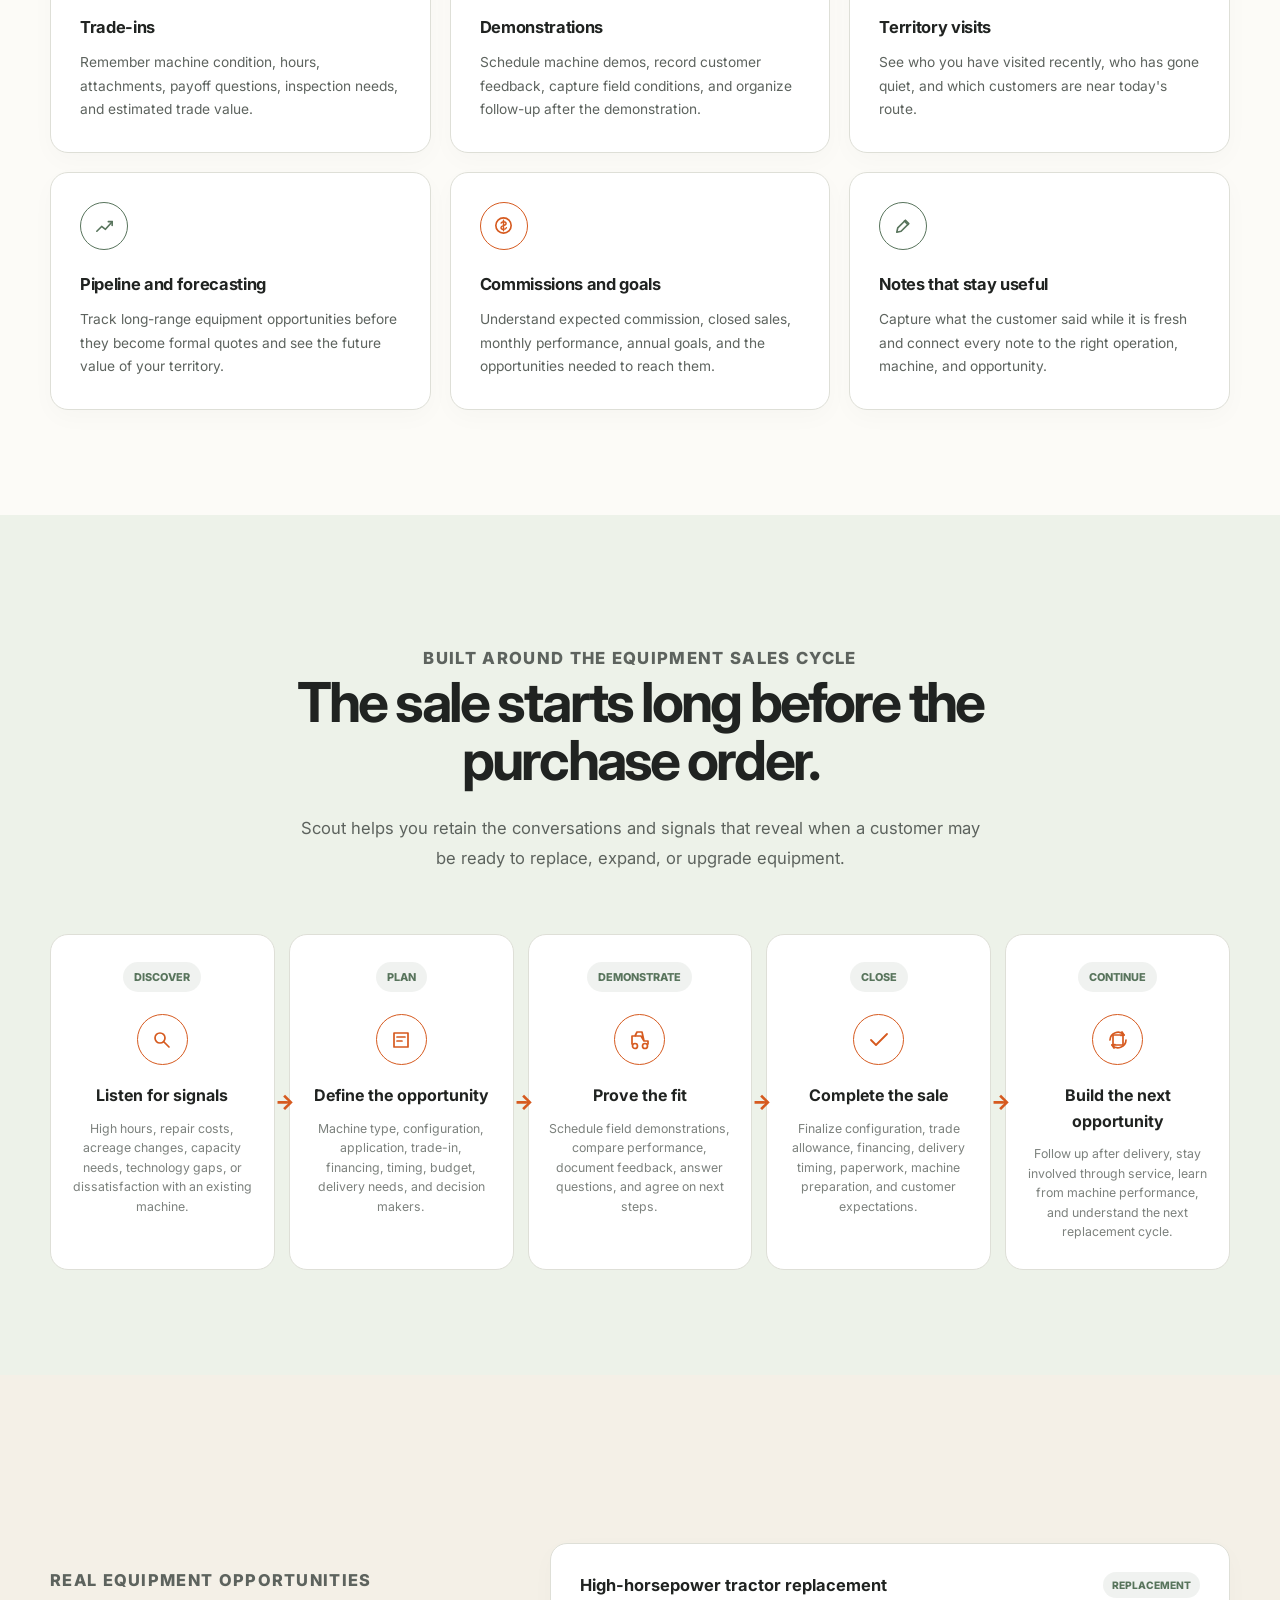
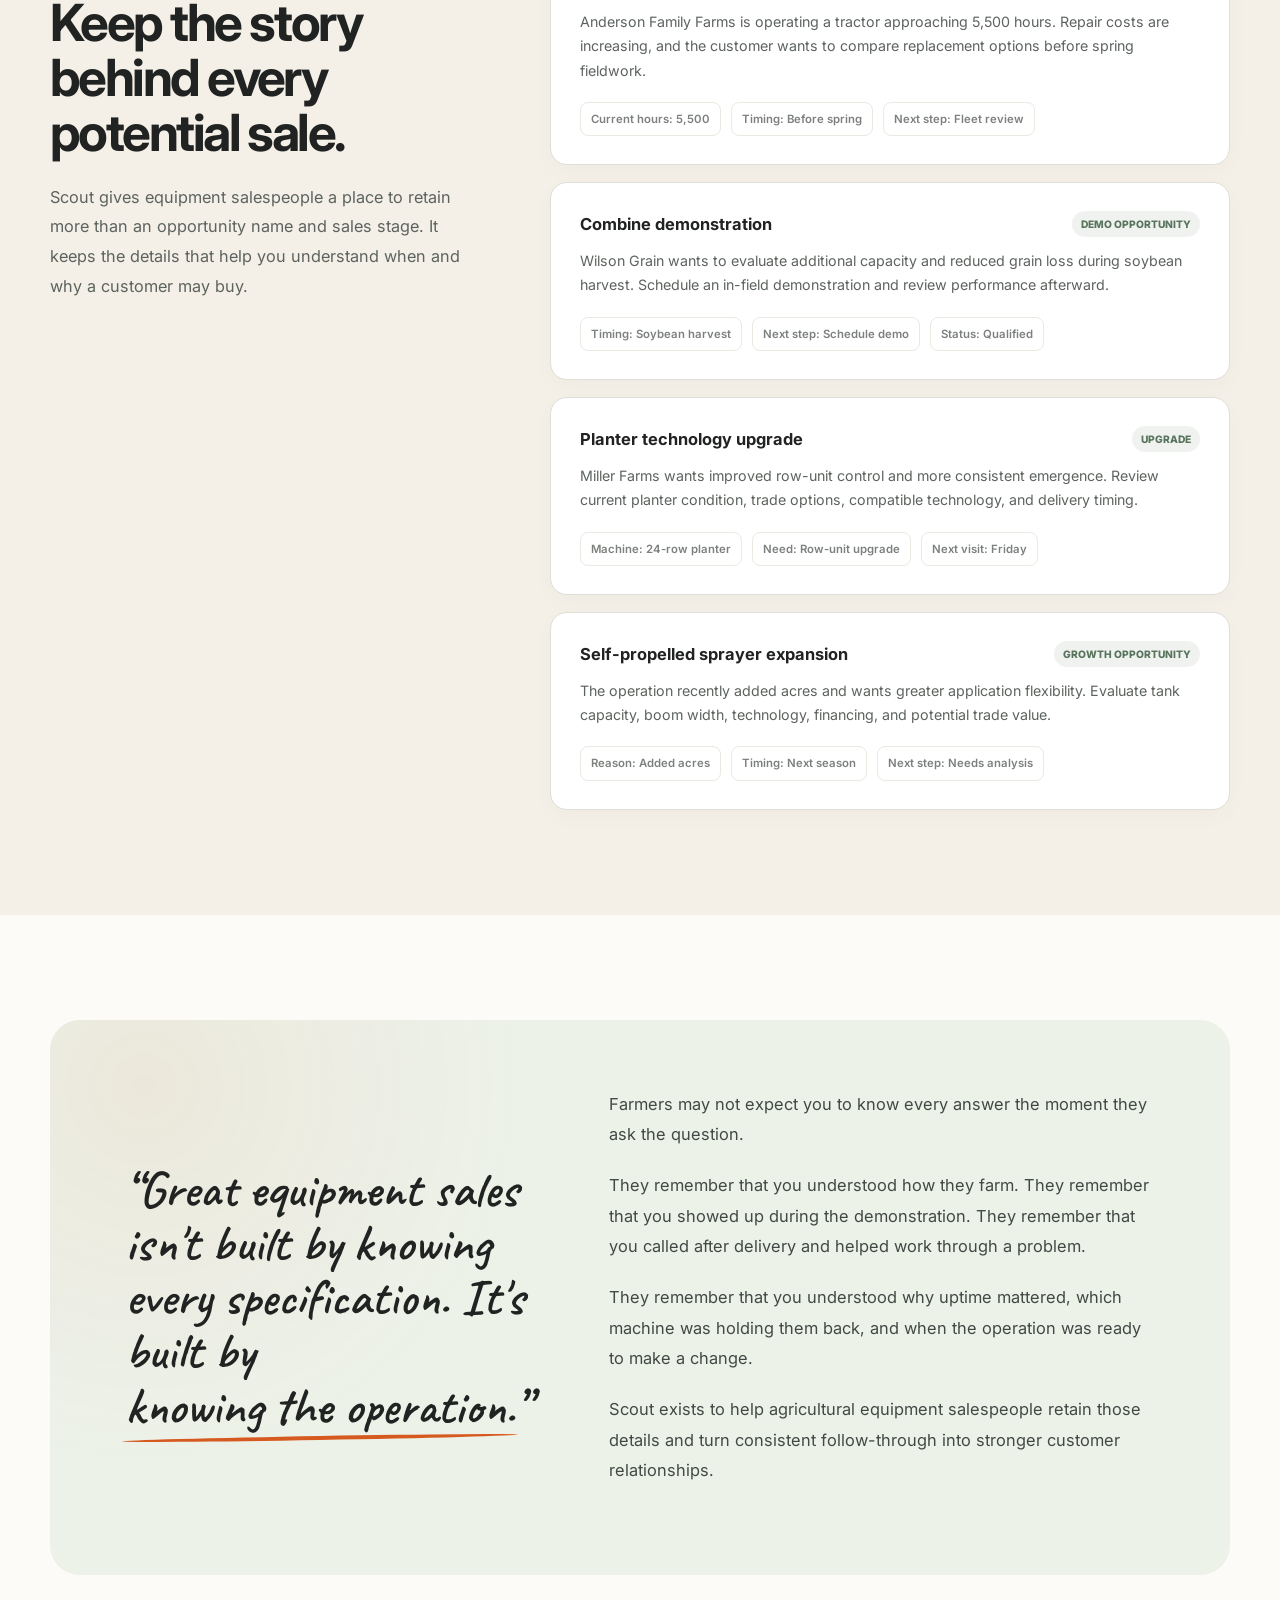
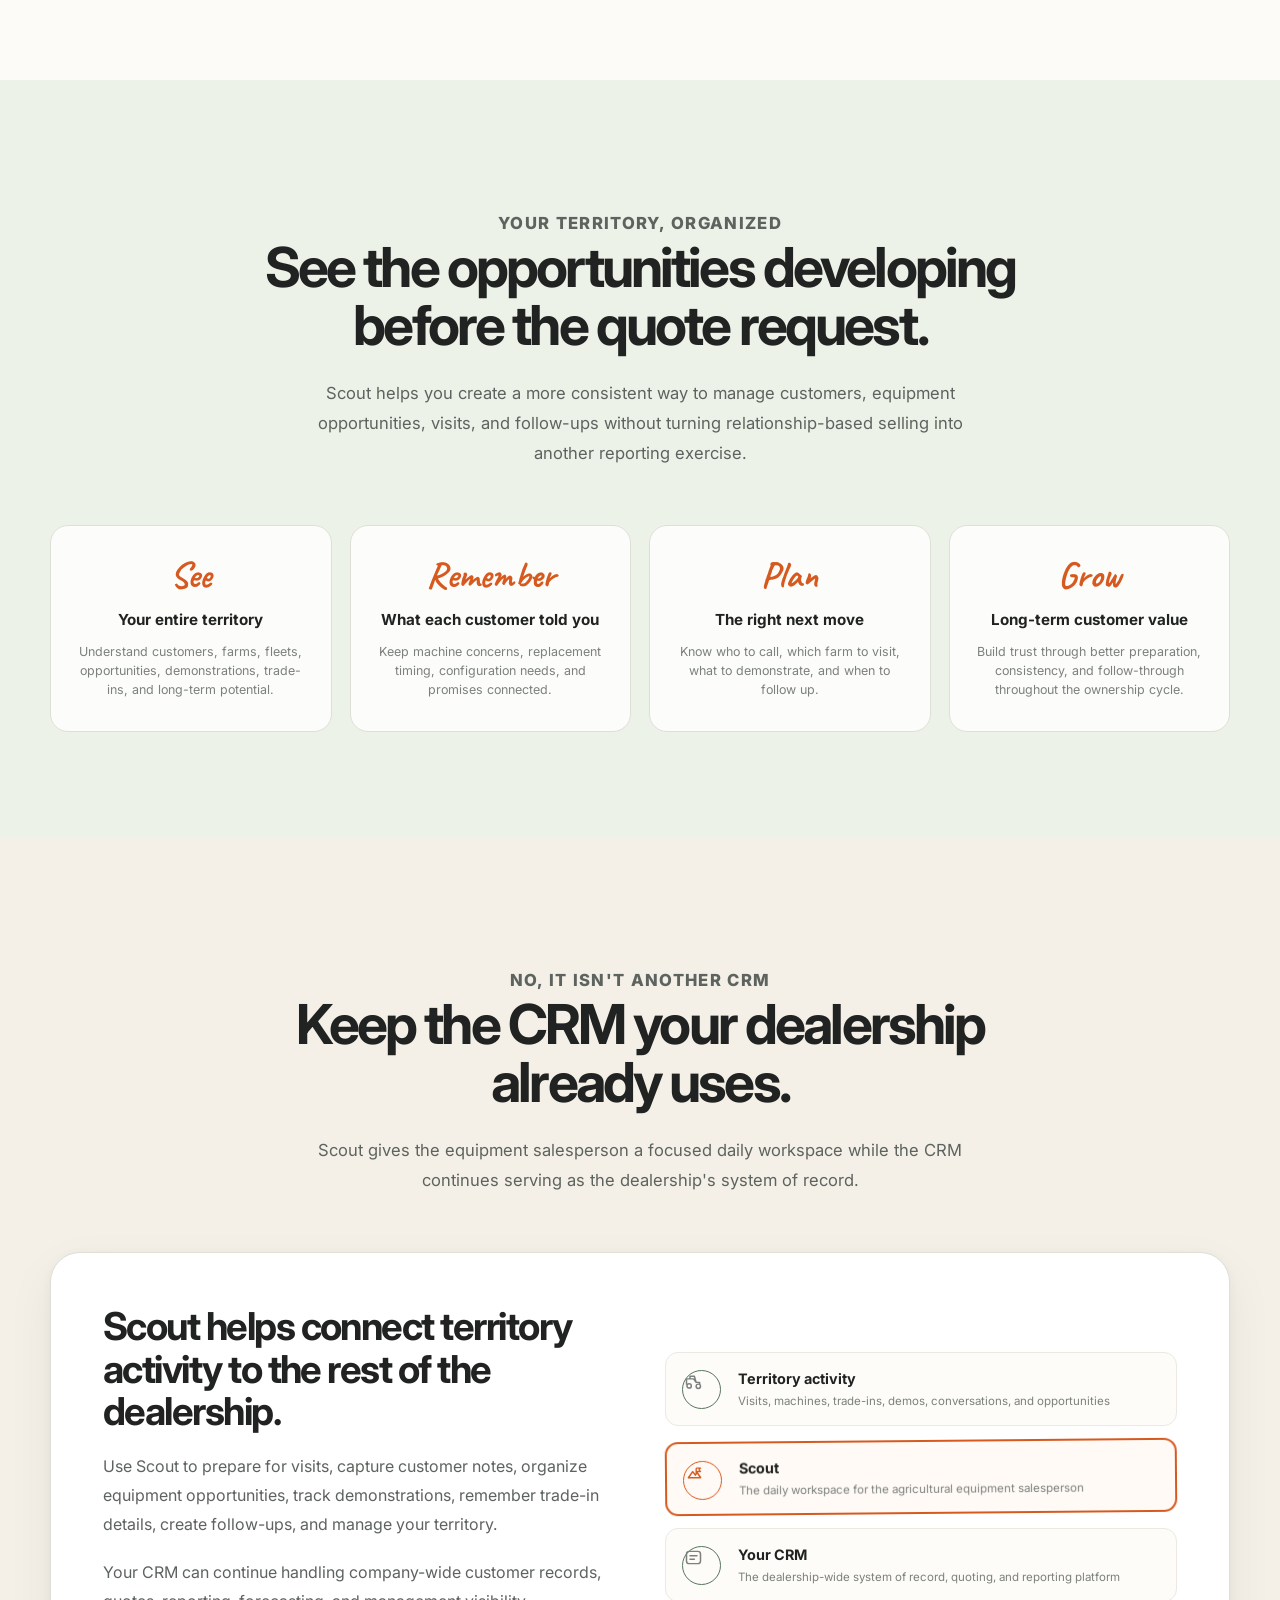
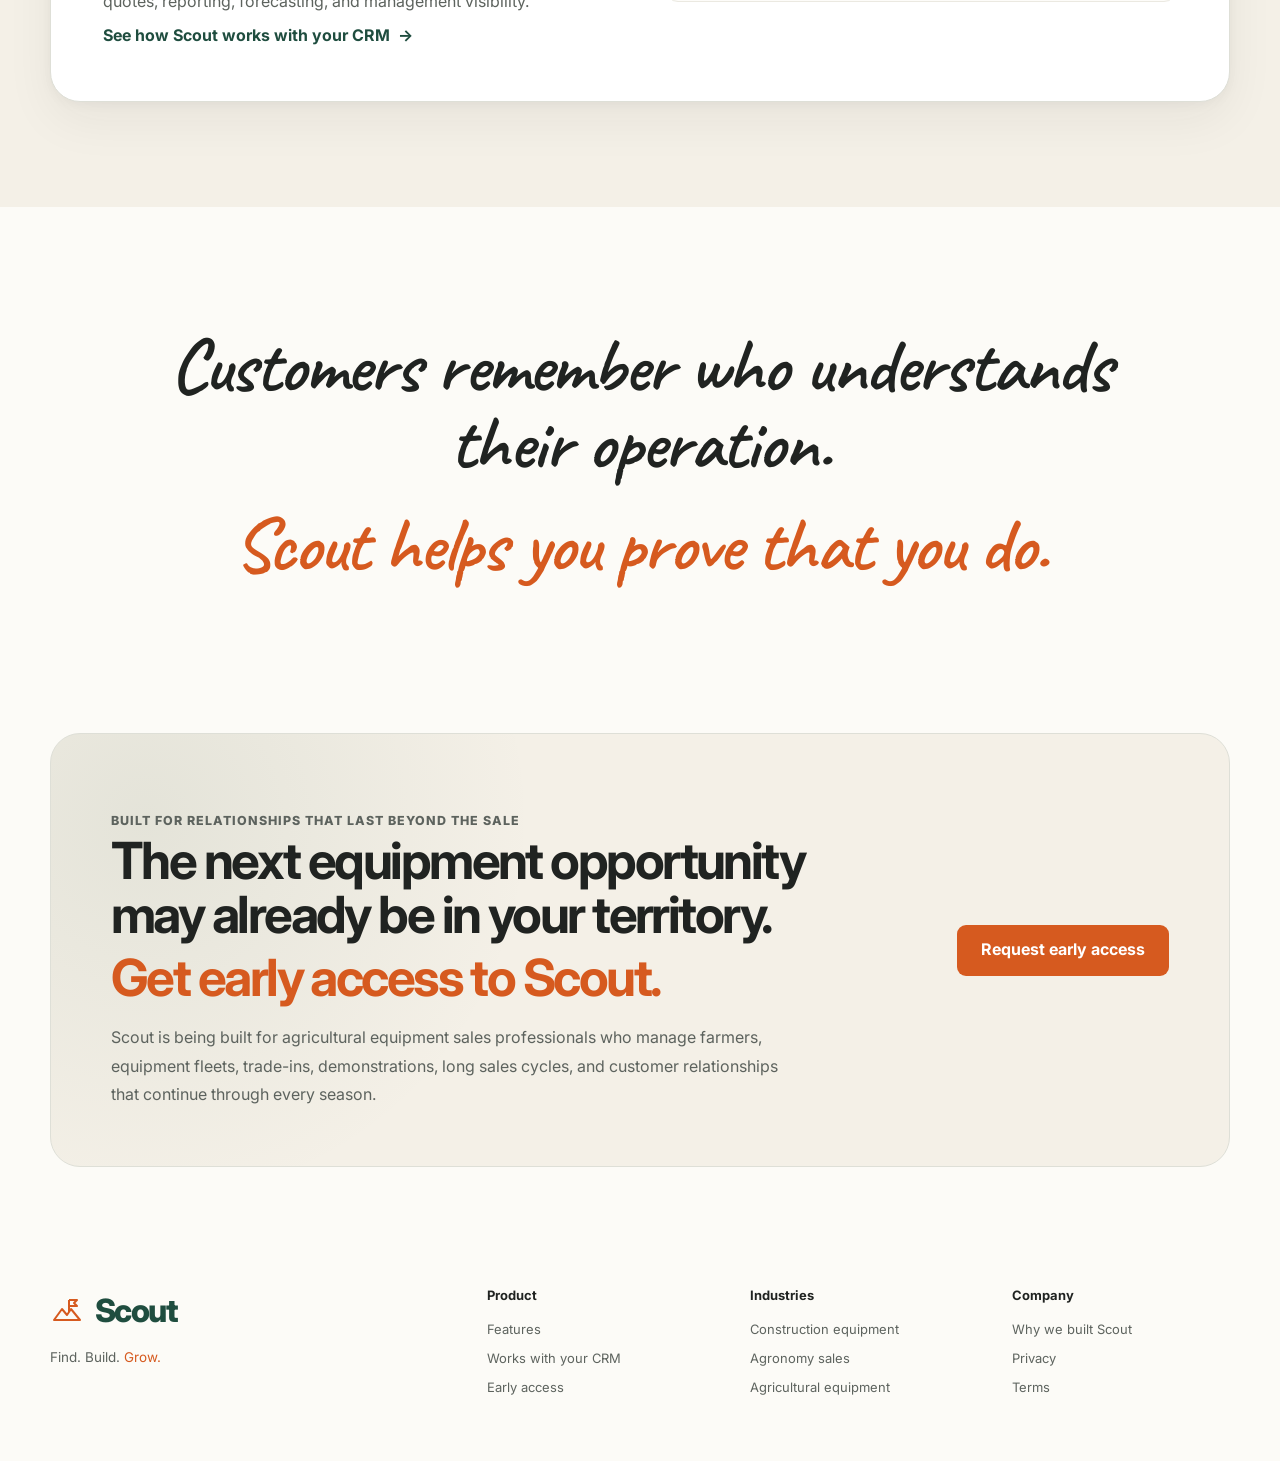
<file: industries/agriculture-equipment-sales.html>
<!DOCTYPE html>
<html lang="en">
<head>
  <meta charset="UTF-8">

  <meta
    name="viewport"
    content="width=device-width, initial-scale=1.0"
  >

  <title>Scout for Agricultural Equipment Sales | Territory Sales Software</title>

  <meta
    name="description"
    content="Scout helps agricultural equipment salespeople organize farmers, dealerships, equipment opportunities, trade-ins, demonstrations, follow-ups, and commissions across their territory."
  >

  <link rel="preconnect" href="https://fonts.googleapis.com">
  <link rel="preconnect" href="https://fonts.gstatic.com" crossorigin>

  <link
    href="https://fonts.googleapis.com/css2?family=Caveat:wght@500;600;700&family=Inter:wght@400;500;600;700;800&display=swap"
    rel="stylesheet"
  >

  <style>
    :root {
      --scout-green: #1f4d3f;
      --field-green: #58745c;
      --deep-green: #173c32;
      --soft-green: #edf2e9;

      --orange: #d65a1f;
      --orange-dark: #b94a17;
      --yellow: #e9b949;

      --cream: #fcfbf7;
      --warm-white: #fffefb;
      --sand: #f4f0e7;
      --paper: #f1eee4;
      --white: #ffffff;

      --charcoal: #202321;
      --graphite: #5d635e;
      --muted: #7c817d;

      --border: #dedfd7;
      --soft-border: #ebe9e1;

      --radius-small: 10px;
      --radius-medium: 18px;
      --radius-large: 30px;

      --shadow:
        0 18px 50px rgba(31, 33, 32, 0.06),
        0 3px 12px rgba(31, 33, 32, 0.04);

      --container: 1180px;
    }

    * {
      box-sizing: border-box;
    }

    html {
      scroll-behavior: smooth;
    }

    body {
      margin: 0;
      overflow-x: hidden;
      background:
        radial-gradient(
          circle at 92% 2%,
          rgba(88, 116, 92, 0.08),
          transparent 28%
        ),
        var(--cream);
      color: var(--charcoal);
      font-family: "Inter", Arial, sans-serif;
      line-height: 1.6;
    }

    img,
    svg {
      display: block;
      max-width: 100%;
    }

    a {
      color: inherit;
      text-decoration: none;
    }

    button,
    input,
    textarea {
      font: inherit;
    }

    .container {
      width: min(calc(100% - 40px), var(--container));
      margin: 0 auto;
    }

    .section {
      padding: 105px 0;
    }

    .section-soft {
      background: var(--sand);
    }

    .section-green {
      background: var(--soft-green);
    }

    .eyebrow {
      margin: 0 0 15px;
      color: var(--orange);
      font-size: 0.78rem;
      font-weight: 800;
      letter-spacing: 0.08em;
      text-transform: uppercase;
    }

    .section-heading {
      max-width: 820px;
      margin: 0 auto;
      text-align: center;
    }

    .section-heading h2 {
      margin: 0;
      font-size: clamp(2.2rem, 4.3vw, 3.85rem);
      line-height: 1.06;
      letter-spacing: -0.052em;
    }

    .section-heading p {
      max-width: 700px;
      margin: 23px auto 0;
      color: var(--graphite);
      font-size: 1.04rem;
      line-height: 1.82;
    }

    .btn {
      display: inline-flex;
      min-height: 51px;
      align-items: center;
      justify-content: center;
      gap: 9px;
      padding: 0 23px;
      border: 1px solid transparent;
      border-radius: 9px;
      cursor: pointer;
      font-weight: 700;
      transition:
        transform 160ms ease,
        color 160ms ease,
        background-color 160ms ease,
        border-color 160ms ease;
    }

    .btn:hover {
      transform: translateY(-1px);
    }

    .btn-primary {
      background: var(--orange);
      color: var(--white);
    }

    .btn-primary:hover {
      background: var(--orange-dark);
    }

    .btn-secondary {
      border-color: var(--orange);
      background: transparent;
      color: var(--orange);
    }

    .btn-secondary:hover {
      background: rgba(214, 90, 31, 0.06);
    }

    .text-link {
      display: inline-flex;
      align-items: center;
      gap: 8px;
      color: var(--scout-green);
      font-weight: 700;
      transition: color 160ms ease;
    }

    .text-link:hover {
      color: var(--orange);
    }

    /* Header */

    .site-header {
      position: relative;
      z-index: 20;
      padding: 22px 0;
    }

    .header-inner {
      display: flex;
      align-items: center;
      justify-content: space-between;
      gap: 28px;
    }

    .logo {
      display: inline-flex;
      align-items: center;
      gap: 11px;
      color: var(--scout-green);
      font-size: 2rem;
      font-weight: 800;
      letter-spacing: -0.05em;
    }

    .logo-mark {
      display: inline-flex;
      width: 34px;
      height: 34px;
      align-items: center;
      justify-content: center;
      color: var(--orange);
    }

    .main-nav {
      display: flex;
      align-items: center;
      gap: 30px;
      color: #373a38;
      font-size: 0.92rem;
      font-weight: 600;
    }

    .main-nav a {
      transition: color 150ms ease;
    }

    .main-nav a:hover,
    .main-nav a.active {
      color: var(--orange);
    }

    .mobile-menu-button {
      display: none;
      width: 44px;
      height: 44px;
      align-items: center;
      justify-content: center;
      border: 1px solid var(--border);
      border-radius: 9px;
      background: var(--white);
      color: var(--charcoal);
      cursor: pointer;
    }

    .mobile-nav {
      display: none;
      padding: 13px 0 20px;
    }

    .mobile-nav.open {
      display: grid;
    }

    .mobile-nav a {
      padding: 13px 0;
      border-bottom: 1px solid var(--border);
      font-weight: 600;
    }

    /* Hero */

    .hero {
      padding: 65px 0 110px;
    }

    .hero-grid {
      display: grid;
      grid-template-columns: minmax(0, 1.04fr) minmax(430px, 0.96fr);
      gap: 70px;
      align-items: center;
    }

    .hero-copy h1 {
      max-width: 780px;
      margin: 0;
      font-size: clamp(3.15rem, 5.7vw, 5.9rem);
      line-height: 0.98;
      letter-spacing: -0.063em;
    }

    .hero-copy h1 span {
      display: block;
      margin-top: 19px;
      color: var(--orange);
      font-size: 0.63em;
      line-height: 1.07;
      letter-spacing: -0.044em;
    }

    .hero-copy > p {
      max-width: 680px;
      margin: 29px 0 0;
      color: var(--graphite);
      font-size: 1.1rem;
      line-height: 1.82;
    }

    .hero-actions {
      display: flex;
      align-items: center;
      gap: 25px;
      margin-top: 36px;
    }

    .hero-note {
      max-width: 600px;
      margin-top: 31px;
      padding-left: 17px;
      border-left: 3px solid var(--orange);
      color: var(--graphite);
      font-size: 0.9rem;
      line-height: 1.67;
    }

    /* Territory board */

    .territory-board {
      position: relative;
      min-height: 610px;
      overflow: hidden;
      padding: 31px;
      border: 1px solid rgba(31, 77, 63, 0.1);
      border-radius: 32px;
      background: var(--paper);
      box-shadow: var(--shadow);
    }

    .territory-board::before {
      position: absolute;
      inset: 0;
      background:
        radial-gradient(
          circle at 48% 44%,
          rgba(255, 255, 255, 0.92),
          transparent 60%
        );
      content: "";
    }

    .map-lines {
      position: absolute;
      inset: 0;
      width: 100%;
      height: 100%;
      opacity: 0.34;
    }

    .territory-label {
      position: relative;
      z-index: 4;
      display: inline-flex;
      align-items: center;
      gap: 8px;
      padding: 8px 12px;
      border: 1px solid var(--border);
      border-radius: 30px;
      background: rgba(255, 255, 255, 0.91);
      color: var(--scout-green);
      font-size: 0.72rem;
      font-weight: 800;
      letter-spacing: 0.04em;
      text-transform: uppercase;
    }

    .deal-card {
      position: absolute;
      z-index: 4;
      width: 267px;
      padding: 18px;
      border: 1px solid var(--border);
      border-radius: 16px;
      background: rgba(255, 255, 255, 0.97);
      box-shadow: var(--shadow);
    }

    .deal-card.card-one {
      top: 98px;
      left: 28px;
      transform: rotate(-1deg);
    }

    .deal-card.card-two {
      top: 246px;
      right: 23px;
      transform: rotate(1.2deg);
    }

    .deal-card.card-three {
      bottom: 37px;
      left: 60px;
      transform: rotate(-0.6deg);
    }

    .deal-card-top {
      display: flex;
      align-items: center;
      justify-content: space-between;
      gap: 12px;
    }

    .machine-icon {
      display: inline-flex;
      width: 43px;
      height: 43px;
      align-items: center;
      justify-content: center;
      border: 1.5px solid var(--field-green);
      border-radius: 50%;
      color: var(--field-green);
    }

    .status {
      display: inline-flex;
      min-height: 27px;
      align-items: center;
      padding: 0 9px;
      border-radius: 20px;
      background: rgba(214, 90, 31, 0.09);
      color: var(--orange);
      font-size: 0.64rem;
      font-weight: 800;
      text-transform: uppercase;
    }

    .deal-card h3 {
      margin: 15px 0 0;
      font-size: 0.95rem;
      letter-spacing: -0.02em;
    }

    .customer-name {
      margin: 4px 0 0;
      color: var(--field-green);
      font-size: 0.72rem;
      font-weight: 700;
    }

    .deal-card p {
      margin: 8px 0 0;
      color: var(--muted);
      font-size: 0.75rem;
      line-height: 1.55;
    }

    .deal-meta {
      display: flex;
      justify-content: space-between;
      gap: 12px;
      margin-top: 14px;
      padding-top: 12px;
      border-top: 1px solid var(--soft-border);
      color: var(--graphite);
      font-size: 0.67rem;
      font-weight: 600;
    }

    .map-pin {
      position: absolute;
      z-index: 3;
      width: 18px;
      height: 18px;
      border: 4px solid rgba(255, 255, 255, 0.92);
      border-radius: 50%;
      background: var(--orange);
      box-shadow: 0 3px 9px rgba(31, 31, 31, 0.16);
    }

    .pin-one {
      top: 207px;
      left: 334px;
    }

    .pin-two {
      right: 151px;
      bottom: 140px;
    }

    .board-note {
      position: absolute;
      right: 18px;
      bottom: 17px;
      z-index: 5;
      max-width: 180px;
      padding: 13px 15px;
      background: #fff0a8;
      box-shadow: 0 7px 18px rgba(31, 31, 33, 0.13);
      color: #514c38;
      font-family: "Caveat", cursive;
      font-size: 1.08rem;
      line-height: 1.08;
      transform: rotate(3deg);
    }

    /* Statement */

    .statement-section {
      padding: 10px 0 105px;
    }

    .statement-card {
      max-width: 950px;
      margin: 0 auto;
      padding: 54px 60px;
      border: 1px solid var(--border);
      border-radius: var(--radius-large);
      background: var(--white);
      box-shadow: var(--shadow);
      text-align: center;
    }

    .statement-card p {
      margin: 0;
      font-family: "Caveat", cursive;
      font-size: clamp(2.15rem, 4.4vw, 3.8rem);
      font-weight: 600;
      line-height: 1.09;
    }

    .statement-card span {
      color: var(--orange);
    }

    /* Pain points */

    .pain-grid {
      display: grid;
      grid-template-columns: repeat(2, 1fr);
      gap: 20px;
      margin-top: 58px;
    }

    .pain-card {
      position: relative;
      min-height: 235px;
      overflow: hidden;
      padding: 31px;
      border: 1px solid var(--border);
      border-radius: var(--radius-medium);
      background: rgba(255, 255, 255, 0.84);
    }

    .pain-card::after {
      position: absolute;
      right: -42px;
      bottom: -62px;
      width: 155px;
      height: 155px;
      border: 1px solid rgba(88, 116, 92, 0.11);
      border-radius: 50%;
      content: "";
    }

    .pain-number {
      display: inline-flex;
      width: 42px;
      height: 42px;
      align-items: center;
      justify-content: center;
      border: 1.5px solid var(--orange);
      border-radius: 50%;
      color: var(--orange);
      font-family: "Caveat", cursive;
      font-size: 1.35rem;
      font-weight: 700;
    }

    .pain-card h3 {
      max-width: 500px;
      margin: 21px 0 0;
      font-size: 1.22rem;
      line-height: 1.43;
      letter-spacing: -0.025em;
    }

    .pain-card p {
      max-width: 500px;
      margin: 13px 0 0;
      color: var(--graphite);
      font-size: 0.9rem;
      line-height: 1.7;
    }

    /* Feature cards */

    .feature-grid {
      display: grid;
      grid-template-columns: repeat(3, 1fr);
      gap: 19px;
      margin-top: 59px;
    }

    .feature-card {
      min-height: 238px;
      padding: 29px;
      border: 1px solid var(--border);
      border-radius: var(--radius-medium);
      background: var(--white);
      box-shadow: 0 8px 25px rgba(31, 31, 33, 0.025);
      transition:
        transform 170ms ease,
        box-shadow 170ms ease;
    }

    .feature-card:hover {
      transform: translateY(-3px);
      box-shadow: var(--shadow);
    }

    .feature-icon {
      display: inline-flex;
      width: 48px;
      height: 48px;
      align-items: center;
      justify-content: center;
      border: 1.5px solid var(--field-green);
      border-radius: 50%;
      color: var(--field-green);
    }

    .feature-card:nth-child(3n + 2) .feature-icon {
      border-color: var(--orange);
      color: var(--orange);
    }

    .feature-card h3 {
      margin: 21px 0 0;
      font-size: 1.03rem;
      letter-spacing: -0.02em;
    }

    .feature-card p {
      margin: 11px 0 0;
      color: var(--graphite);
      font-size: 0.86rem;
      line-height: 1.7;
    }

    /* Equipment cycle */

    .cycle-grid {
      display: grid;
      grid-template-columns: repeat(5, 1fr);
      gap: 14px;
      margin-top: 61px;
    }

    .cycle-card {
      position: relative;
      min-height: 266px;
      padding: 27px 20px;
      border: 1px solid var(--border);
      border-radius: var(--radius-medium);
      background: var(--white);
      text-align: center;
    }

    .cycle-card:not(:last-child)::after {
      position: absolute;
      top: 50%;
      right: -21px;
      z-index: 3;
      color: var(--orange);
      content: "→";
      font-size: 1.3rem;
      font-weight: 800;
      transform: translateY(-50%);
    }

    .cycle-label {
      display: inline-flex;
      min-height: 30px;
      align-items: center;
      padding: 0 11px;
      border-radius: 30px;
      background: rgba(88, 116, 92, 0.09);
      color: var(--field-green);
      font-size: 0.68rem;
      font-weight: 800;
      text-transform: uppercase;
    }

    .cycle-icon {
      display: flex;
      width: 51px;
      height: 51px;
      align-items: center;
      justify-content: center;
      margin: 22px auto 0;
      border: 1.5px solid var(--orange);
      border-radius: 50%;
      color: var(--orange);
    }

    .cycle-card h3 {
      margin: 18px 0 0;
      font-size: 1rem;
    }

    .cycle-card p {
      margin: 10px 0 0;
      color: var(--muted);
      font-size: 0.77rem;
      line-height: 1.58;
    }

    /* Example opportunities */

    .example-layout {
      display: grid;
      grid-template-columns: 0.77fr 1.23fr;
      gap: 75px;
      align-items: start;
      margin-top: 63px;
    }

    .example-intro {
      position: sticky;
      top: 40px;
    }

    .example-intro h2 {
      margin: 0;
      font-size: clamp(2.15rem, 4vw, 3.55rem);
      line-height: 1.07;
      letter-spacing: -0.05em;
    }

    .example-intro p {
      margin: 23px 0 0;
      color: var(--graphite);
      font-size: 1.02rem;
      line-height: 1.82;
    }

    .example-list {
      display: grid;
      gap: 17px;
    }

    .example-card {
      padding: 28px 29px;
      border: 1px solid var(--border);
      border-radius: 17px;
      background: var(--white);
      box-shadow: 0 7px 24px rgba(31, 31, 33, 0.025);
    }

    .example-header {
      display: flex;
      align-items: flex-start;
      justify-content: space-between;
      gap: 20px;
    }

    .example-card h3 {
      margin: 0;
      font-size: 1.03rem;
    }

    .example-type {
      flex: 0 0 auto;
      padding: 5px 9px;
      border-radius: 20px;
      background: rgba(88, 116, 92, 0.09);
      color: var(--field-green);
      font-size: 0.64rem;
      font-weight: 800;
      text-transform: uppercase;
    }

    .example-card p {
      margin: 12px 0 0;
      color: var(--graphite);
      font-size: 0.89rem;
      line-height: 1.7;
    }

    .example-footer {
      display: flex;
      flex-wrap: wrap;
      gap: 10px;
      margin-top: 19px;
    }

    .example-detail {
      padding: 7px 10px;
      border: 1px solid var(--soft-border);
      border-radius: 8px;
      color: var(--muted);
      font-size: 0.71rem;
      font-weight: 600;
    }

    /* Relationship section */

    .relationship-card {
      display: grid;
      grid-template-columns: 0.86fr 1.14fr;
      gap: 72px;
      align-items: center;
      padding: 69px 75px;
      border-radius: var(--radius-large);
      background:
        radial-gradient(
          circle at 8% 12%,
          rgba(214, 90, 31, 0.065),
          transparent 32%
        ),
        var(--soft-green);
    }

    .relationship-quote blockquote {
      margin: 0;
      font-family: "Caveat", cursive;
      font-size: clamp(2.2rem, 4vw, 3.8rem);
      font-weight: 600;
      line-height: 1.06;
    }

    .hand-underline {
      position: relative;
      display: inline-block;
    }

    .hand-underline::after {
      position: absolute;
      right: -3px;
      bottom: -7px;
      left: -3px;
      height: 4px;
      border-radius: 50%;
      background: var(--orange);
      content: "";
      transform: rotate(-1deg);
    }

    .relationship-copy p {
      margin: 0 0 20px;
      color: #424944;
      font-size: 1.03rem;
      line-height: 1.86;
    }

    /* Benefits */

    .results-grid {
      display: grid;
      grid-template-columns: repeat(4, 1fr);
      gap: 18px;
      margin-top: 56px;
    }

    .result-card {
      padding: 31px 25px;
      border: 1px solid var(--border);
      border-radius: var(--radius-medium);
      background: rgba(255, 255, 255, 0.84);
      text-align: center;
    }

    .result-card strong {
      display: block;
      color: var(--orange);
      font-family: "Caveat", cursive;
      font-size: 2.3rem;
      line-height: 1;
    }

    .result-card h3 {
      margin: 15px 0 0;
      font-size: 0.95rem;
    }

    .result-card p {
      margin: 9px 0 0;
      color: var(--muted);
      font-size: 0.78rem;
      line-height: 1.55;
    }

    /* CRM section */

    .crm-card {
      display: grid;
      grid-template-columns: 1fr 1fr;
      gap: 50px;
      align-items: center;
      margin-top: 57px;
      padding: 52px;
      border: 1px solid var(--border);
      border-radius: var(--radius-large);
      background: var(--white);
      box-shadow: var(--shadow);
    }

    .crm-copy h3 {
      margin: 0;
      font-size: clamp(1.8rem, 3vw, 2.75rem);
      line-height: 1.1;
      letter-spacing: -0.04em;
    }

    .crm-copy p {
      margin: 20px 0 0;
      color: var(--graphite);
      line-height: 1.8;
    }

    .crm-flow {
      display: grid;
      gap: 14px;
    }

    .crm-flow-item {
      display: grid;
      grid-template-columns: 42px 1fr;
      gap: 14px;
      align-items: center;
      min-height: 74px;
      padding: 13px 16px;
      border: 1px solid var(--soft-border);
      border-radius: 13px;
      background: #fdfcf9;
    }

    .crm-flow-item.scout {
      border: 2px solid var(--orange);
      background: #fffaf6;
      transform: rotate(-0.5deg);
    }

    .crm-flow-icon {
      display: flex;
      width: 39px;
      height: 39px;
      align-items: center;
      justify-content: center;
      border: 1.5px solid var(--field-green);
      border-radius: 50%;
      color: var(--field-green);
    }

    .crm-flow-item.scout .crm-flow-icon {
      border-color: var(--orange);
      color: var(--orange);
    }

    .crm-flow-item strong {
      display: block;
      font-size: 0.9rem;
    }

    .crm-flow-item span {
      display: block;
      margin-top: 2px;
      color: var(--muted);
      font-size: 0.72rem;
    }

    /* Quote */

    .quote-section {
      padding: 120px 0;
    }

    .big-quote {
      max-width: 990px;
      margin: 0 auto;
      text-align: center;
    }

    .big-quote blockquote {
      margin: 0;
      font-family: "Caveat", cursive;
      font-size: clamp(2.9rem, 6vw, 5.9rem);
      font-weight: 600;
      line-height: 1.01;
      letter-spacing: -0.025em;
    }

    .big-quote span {
      display: block;
      margin-top: 24px;
      color: var(--orange);
    }

    /* CTA */

    .cta-section {
      padding: 30px 0 75px;
    }

    .cta-card {
      display: grid;
      grid-template-columns: 1fr auto;
      gap: 50px;
      align-items: center;
      padding: 57px 60px;
      border: 1px solid var(--border);
      border-radius: var(--radius-large);
      background:
        radial-gradient(
          circle at 8% 20%,
          rgba(88, 116, 92, 0.1),
          transparent 34%
        ),
        var(--sand);
    }

    .cta-copy h2 {
      max-width: 760px;
      margin: 0;
      font-size: clamp(2.15rem, 4vw, 3.65rem);
      line-height: 1.06;
      letter-spacing: -0.05em;
    }

    .cta-copy h2 span {
      display: block;
      margin-top: 9px;
      color: var(--orange);
    }

    .cta-copy p {
      max-width: 690px;
      margin: 19px 0 0;
      color: var(--graphite);
      line-height: 1.78;
    }

    /* Footer */

    .site-footer {
      padding: 43px 0 55px;
    }

    .footer-grid {
      display: grid;
      grid-template-columns: 1.8fr repeat(3, 1fr);
      gap: 45px;
      align-items: start;
    }

    .footer-brand p {
      margin: 11px 0 0;
      color: var(--graphite);
      font-size: 0.84rem;
    }

    .footer-brand p span {
      color: var(--orange);
    }

    .footer-column h3 {
      margin: 0 0 14px;
      font-size: 0.81rem;
    }

    .footer-column a {
      display: block;
      margin: 8px 0;
      color: var(--graphite);
      font-size: 0.81rem;
    }

    .footer-column a:hover {
      color: var(--orange);
    }

    /* Responsive */

    @media (max-width: 1080px) {
      .main-nav {
        display: none;
      }

      .header-inner > .btn {
        display: none;
      }

      .mobile-menu-button {
        display: inline-flex;
      }

      .hero-grid {
        grid-template-columns: 1fr;
      }

      .hero-copy {
        text-align: center;
      }

      .hero-copy h1,
      .hero-copy > p,
      .hero-note {
        margin-right: auto;
        margin-left: auto;
      }

      .hero-actions {
        justify-content: center;
      }

      .territory-board {
        width: min(100%, 690px);
        margin: 0 auto;
      }

      .feature-grid {
        grid-template-columns: repeat(2, 1fr);
      }

      .cycle-grid {
        grid-template-columns: repeat(3, 1fr);
        gap: 24px;
      }

      .cycle-card:nth-child(3)::after {
        display: none;
      }

      .results-grid {
        grid-template-columns: repeat(2, 1fr);
      }
    }

    @media (max-width: 860px) {
      .section {
        padding: 80px 0;
      }

      .example-layout,
      .relationship-card,
      .crm-card {
        grid-template-columns: 1fr;
      }

      .example-intro {
        position: static;
      }

      .relationship-card {
        gap: 43px;
        padding: 52px 42px;
      }

      .cta-card {
        grid-template-columns: 1fr;
      }

      .cta-card .btn {
        justify-self: start;
      }

      .footer-grid {
        grid-template-columns: repeat(2, 1fr);
      }

      .footer-brand {
        grid-column: 1 / -1;
      }
    }

    @media (max-width: 680px) {
      .container {
        width: min(calc(100% - 28px), var(--container));
      }

      .hero {
        padding: 40px 0 80px;
      }

      .hero-copy h1 {
        font-size: clamp(2.75rem, 13vw, 4.7rem);
      }

      .hero-actions {
        flex-direction: column;
        gap: 18px;
      }

      .hero-actions .btn {
        width: 100%;
      }

      .territory-board {
        min-height: 670px;
        padding: 25px 17px;
      }

      .deal-card {
        position: relative;
        top: auto !important;
        right: auto !important;
        bottom: auto !important;
        left: auto !important;
        width: 100%;
        margin-top: 18px;
        transform: none !important;
      }

      .map-pin,
      .board-note {
        display: none;
      }

      .statement-card {
        padding: 40px 24px;
      }

      .pain-grid,
      .feature-grid,
      .results-grid {
        grid-template-columns: 1fr;
      }

      .pain-card {
        min-height: 0;
      }

      .cycle-grid {
        grid-template-columns: 1fr;
      }

      .cycle-card {
        min-height: 0;
      }

      .cycle-card:not(:last-child)::after {
        top: auto;
        right: 50%;
        bottom: -28px;
        display: block;
        content: "↓";
        transform: translateX(50%);
      }

      .relationship-card,
      .crm-card,
      .cta-card {
        padding: 40px 25px;
      }

      .cta-card .btn {
        width: 100%;
      }

      .footer-grid {
        grid-template-columns: 1fr;
      }

      .footer-brand {
        grid-column: auto;
      }
    }
  </style>
</head>

<body>
  <header class="site-header">
    <div class="container">
      <div class="header-inner">
        <a
          class="logo"
          href="/index.html"
          aria-label="Scout homepage"
        >
          <span class="logo-mark">
            <svg
              width="34"
              height="34"
              viewBox="0 0 34 34"
              fill="none"
              aria-hidden="true"
            >
              <path
                d="M4 27l8-11 5 6 4-6 9 11H4z"
                stroke="currentColor"
                stroke-width="2"
                stroke-linejoin="round"
              />

              <path
                d="M19 7v12M19 7h8l-3 3 3 3h-8"
                stroke="currentColor"
                stroke-width="2"
                stroke-linejoin="round"
              />
            </svg>
          </span>

          Scout
        </a>

        <nav class="main-nav" aria-label="Primary navigation">
          <a href="/index.html#story">Why we built Scout</a>
          <a href="/index.html#features">Features</a>
          <a class="active" href="/industries/">Industries</a>
          <a href="/works-with-your-crm.html">Works with your CRM</a>
          <a href="#early-access">Early access</a>
        </nav>

        <a class="btn btn-secondary" href="#early-access">
          Request early access
        </a>

        <button
          class="mobile-menu-button"
          id="mobileMenuButton"
          type="button"
          aria-label="Open navigation"
          aria-expanded="false"
        >
          <svg
            width="22"
            height="22"
            viewBox="0 0 24 24"
            fill="none"
            aria-hidden="true"
          >
            <path
              d="M4 7h16M4 12h16M4 17h16"
              stroke="currentColor"
              stroke-width="2"
              stroke-linecap="round"
            />
          </svg>
        </button>
      </div>

      <nav
        class="mobile-nav"
        id="mobileNav"
        aria-label="Mobile navigation"
      >
        <a href="/index.html">Home</a>
        <a href="/index.html#story">Why we built Scout</a>
        <a href="/index.html#features">Features</a>
        <a href="/industries/">Industries</a>
        <a href="/works-with-your-crm.html">Works with your CRM</a>
        <a href="#early-access">Early access</a>
      </nav>
    </div>
  </header>

  <main id="top">
    <!-- Hero -->
    <section class="hero">
      <div class="container">
        <div class="hero-grid">
          <div class="hero-copy">
            <p class="eyebrow">
              Scout for agricultural equipment sales
            </p>

            <h1>
              Every machine has a story behind it.

              <span>
                Keep every farmer, fleet, trade-in, demonstration, and
                follow-up organized.
              </span>
            </h1>

            <p>
              Agricultural equipment sales rarely begins when a customer
              asks for a quote. It begins months or years earlier through
              farm visits, equipment conversations, repair concerns,
              trade cycles, demonstrations, financing discussions, and
              trusted relationships.
            </p>

            <div class="hero-actions">
              <a class="btn btn-primary" href="#early-access">
                Request early access
              </a>

              <a class="text-link" href="#how-it-works">
                See how Scout fits
                <span aria-hidden="true">→</span>
              </a>
            </div>

            <p class="hero-note">
              Scout gives agricultural equipment salespeople one place
              to organize the opportunities, customer details, machine
              history, and next steps spread across their territory.
            </p>
          </div>

          <div
            class="territory-board"
            aria-label="Agricultural equipment territory opportunities"
          >
            <svg
              class="map-lines"
              viewBox="0 0 600 620"
              fill="none"
              aria-hidden="true"
            >
              <path
                d="M-40 102C116 35 197 111 332 54C465 0 552 59 656 25"
                stroke="#58745c"
                stroke-width="2"
              />

              <path
                d="M-30 158C105 91 207 168 339 106C461 49 554 111 655 70"
                stroke="#58745c"
                stroke-width="2"
              />

              <path
                d="M-30 222C108 154 205 228 346 169C475 115 565 174 650 133"
                stroke="#58745c"
                stroke-width="2"
              />

              <path
                d="M-28 287C104 220 215 294 350 234C470 181 562 238 650 199"
                stroke="#58745c"
                stroke-width="2"
              />

              <path
                d="M-30 355C109 288 210 359 352 303C474 255 558 311 650 270"
                stroke="#58745c"
                stroke-width="2"
              />

              <path
                d="M-30 426C107 360 215 434 355 376C479 325 562 382 650 342"
                stroke="#58745c"
                stroke-width="2"
              />

              <path
                d="M-28 500C110 431 211 505 354 448C477 399 560 452 650 413"
                stroke="#58745c"
                stroke-width="2"
              />

              <path
                d="M-30 570C111 502 212 572 355 518C475 472 559 520 650 484"
                stroke="#58745c"
                stroke-width="2"
              />

              <path
                d="M86 0C120 126 57 172 97 290C135 401 74 495 105 640"
                stroke="#d65a1f"
                stroke-width="2"
                stroke-dasharray="8 10"
              />

              <path
                d="M416 -20C373 96 430 190 392 303C350 427 420 502 382 650"
                stroke="#d65a1f"
                stroke-width="2"
                stroke-dasharray="8 10"
              />
            </svg>

            <div class="territory-label">
              <span>●</span>
              Central Iowa Territory
            </div>

            <article class="deal-card card-one">
              <div class="deal-card-top">
                <span class="machine-icon">
                  <svg
                    width="24"
                    height="24"
                    viewBox="0 0 24 24"
                    fill="none"
                    aria-hidden="true"
                  >
                    <circle
                      cx="7"
                      cy="17"
                      r="3"
                      stroke="currentColor"
                      stroke-width="1.7"
                    />

                    <circle
                      cx="17.5"
                      cy="17.5"
                      r="2.5"
                      stroke="currentColor"
                      stroke-width="1.7"
                    />

                    <path
                      d="M4 16V9h8l3 4h4v2M8 9V6h5l2 7M11 6V4"
                      stroke="currentColor"
                      stroke-width="1.7"
                      stroke-linecap="round"
                      stroke-linejoin="round"
                    />
                  </svg>
                </span>

                <span class="status">Replacement</span>
              </div>

              <h3>High-horsepower tractor</h3>
              <p class="customer-name">Anderson Family Farms</p>

              <p>
                Current tractor is approaching 5,500 hours. Customer
                wants to review replacement options before spring.
              </p>

              <div class="deal-meta">
                <span>Follow up: November</span>
                <span>Active</span>
              </div>
            </article>

            <article class="deal-card card-two">
              <div class="deal-card-top">
                <span class="machine-icon">
                  <svg
                    width="24"
                    height="24"
                    viewBox="0 0 24 24"
                    fill="none"
                    aria-hidden="true"
                  >
                    <circle
                      cx="7"
                      cy="18"
                      r="2.5"
                      stroke="currentColor"
                      stroke-width="1.7"
                    />

                    <circle
                      cx="17"
                      cy="18"
                      r="2.5"
                      stroke="currentColor"
                      stroke-width="1.7"
                    />

                    <path
                      d="M4 16V8h9l3 5h4v3M7 8l2-4h5l2 9M3 12h4"
                      stroke="currentColor"
                      stroke-width="1.7"
                      stroke-linecap="round"
                      stroke-linejoin="round"
                    />
                  </svg>
                </span>

                <span class="status">Demonstration</span>
              </div>

              <h3>Combine demonstration</h3>
              <p class="customer-name">Wilson Grain</p>

              <p>
                Schedule an in-field demonstration during soybean
                harvest. Customer is comparing capacity and grain loss.
              </p>

              <div class="deal-meta">
                <span>Demo: October</span>
                <span>Qualified</span>
              </div>
            </article>

            <article class="deal-card card-three">
              <div class="deal-card-top">
                <span class="machine-icon">
                  <svg
                    width="24"
                    height="24"
                    viewBox="0 0 24 24"
                    fill="none"
                    aria-hidden="true"
                  >
                    <circle
                      cx="6"
                      cy="18"
                      r="2.5"
                      stroke="currentColor"
                      stroke-width="1.7"
                    />

                    <circle
                      cx="18"
                      cy="18"
                      r="2.5"
                      stroke="currentColor"
                      stroke-width="1.7"
                    />

                    <path
                      d="M4 15h16M7 15V8h10v7M9 8V5h6v3M3 11h4M17 11h4"
                      stroke="currentColor"
                      stroke-width="1.7"
                      stroke-linecap="round"
                      stroke-linejoin="round"
                    />
                  </svg>
                </span>

                <span class="status">Trade-in</span>
              </div>

              <h3>Planter upgrade</h3>
              <p class="customer-name">Miller Farms</p>

              <p>
                Customer wants updated row-unit technology. Need trade
                evaluation, configuration, and estimated delivery date.
              </p>

              <div class="deal-meta">
                <span>Next visit: Friday</span>
                <span>Open</span>
              </div>
            </article>

            <span class="map-pin pin-one"></span>
            <span class="map-pin pin-two"></span>

            <div class="board-note">
              A machine sale often begins with a comment made beside an
              older machine months ago.
            </div>
          </div>
        </div>
      </div>
    </section>

    <!-- Statement -->
    <section class="statement-section">
      <div class="container">
        <div class="statement-card">
          <p>
            “Agricultural equipment sales isn't about waiting for someone
            to need a machine.

            <span>
              It's about understanding when they will.
            </span>”
          </p>
        </div>
      </div>
    </section>

    <!-- Pain points -->
    <section class="section section-soft">
      <div class="container">
        <div class="section-heading">
          <p class="eyebrow">Does this sound familiar?</p>

          <h2>
            The biggest opportunities rarely begin as formal quotes.
          </h2>

          <p>
            They begin with a repair complaint, a machine nearing high
            hours, a trade-in discussion, a changing operation, or a
            comment made during a farm visit.
          </p>
        </div>

        <div class="pain-grid">
          <article class="pain-card">
            <span class="pain-number">1</span>

            <h3>
              “They mentioned replacing that tractor, but I can't
              remember when.”
            </h3>

            <p>
              The timing was discussed casually during a visit and never
              made it into the official sales pipeline.
            </p>
          </article>

          <article class="pain-card">
            <span class="pain-number">2</span>

            <h3>
              “I know we talked about a trade-in, but which machine was
              it?”
            </h3>

            <p>
              Model years, hours, attachments, condition, and ownership
              details are often spread across notes, texts, and memory.
            </p>
          </article>

          <article class="pain-card">
            <span class="pain-number">3</span>

            <h3>
              “I drove past a customer I haven't visited in six months.”
            </h3>

            <p>
              A good route can create valuable conversations, but only
              when you know which customers deserve a stop.
            </p>
          </article>

          <article class="pain-card">
            <span class="pain-number">4</span>

            <h3>
              “Who did I promise to call after harvest?”
            </h3>

            <p>
              Equipment decisions are often tied to planting, harvest,
              year-end tax planning, financing programs, and delivery
              timing.
            </p>
          </article>
        </div>
      </div>
    </section>

    <!-- Features -->
    <section class="section" id="how-it-works">
      <div class="container">
        <div class="section-heading">
          <p class="eyebrow">Built around equipment sales</p>

          <h2>
            Organize the territory behind the sales forecast.
          </h2>

          <p>
            Scout helps you connect customers, farms, machines,
            trade-ins, demonstrations, opportunities, follow-ups, and
            commissions in one daily workspace.
          </p>
        </div>

        <div class="feature-grid">
          <article class="feature-card">
            <span class="feature-icon">
              <svg
                width="23"
                height="23"
                viewBox="0 0 24 24"
                fill="none"
                aria-hidden="true"
              >
                <circle
                  cx="12"
                  cy="8"
                  r="3.5"
                  stroke="currentColor"
                  stroke-width="1.7"
                />

                <path
                  d="M5 20c.5-4 2.8-6 7-6s6.5 2 7 6"
                  stroke="currentColor"
                  stroke-width="1.7"
                  stroke-linecap="round"
                />
              </svg>
            </span>

            <h3>Customers and operations</h3>

            <p>
              Keep decision-makers, family members, farm locations,
              acreage, crop mix, purchasing history, and relationship
              details connected.
            </p>
          </article>

          <article class="feature-card">
            <span class="feature-icon">
              <svg
                width="23"
                height="23"
                viewBox="0 0 24 24"
                fill="none"
                aria-hidden="true"
              >
                <circle
                  cx="6"
                  cy="17"
                  r="2.5"
                  stroke="currentColor"
                  stroke-width="1.7"
                />

                <circle
                  cx="17.5"
                  cy="17.5"
                  r="2.5"
                  stroke="currentColor"
                  stroke-width="1.7"
                />

                <path
                  d="M4 15V9h8l3 4h4v2M8 9V6h5l2 7"
                  stroke="currentColor"
                  stroke-width="1.7"
                  stroke-linecap="round"
                  stroke-linejoin="round"
                />
              </svg>
            </span>

            <h3>Equipment fleets</h3>

            <p>
              Track tractors, combines, planters, sprayers, implements,
              attachments, machine hours, model years, and likely
              replacement timing.
            </p>
          </article>

          <article class="feature-card">
            <span class="feature-icon">
              <svg
                width="23"
                height="23"
                viewBox="0 0 24 24"
                fill="none"
                aria-hidden="true"
              >
                <path
                  d="M5 19V5h14v14H5ZM8 9h8M8 13h5"
                  stroke="currentColor"
                  stroke-width="1.7"
                  stroke-linecap="round"
                  stroke-linejoin="round"
                />
              </svg>
            </span>

            <h3>Equipment opportunities</h3>

            <p>
              Organize machine interests, configurations, applications,
              expected timing, estimated value, financing, and next
              steps.
            </p>
          </article>

          <article class="feature-card">
            <span class="feature-icon">
              <svg
                width="23"
                height="23"
                viewBox="0 0 24 24"
                fill="none"
                aria-hidden="true"
              >
                <path
                  d="M7 6h10v12H7V6ZM4 9h3M17 9h3M4 15h3M17 15h3"
                  stroke="currentColor"
                  stroke-width="1.7"
                  stroke-linecap="round"
                  stroke-linejoin="round"
                />

                <path
                  d="M10 10h4M10 14h4"
                  stroke="currentColor"
                  stroke-width="1.7"
                  stroke-linecap="round"
                />
              </svg>
            </span>

            <h3>Trade-ins</h3>

            <p>
              Remember machine condition, hours, attachments, payoff
              questions, inspection needs, and estimated trade value.
            </p>
          </article>

          <article class="feature-card">
            <span class="feature-icon">
              <svg
                width="23"
                height="23"
                viewBox="0 0 24 24"
                fill="none"
                aria-hidden="true"
              >
                <path
                  d="M5 7h14M7 4v6M17 4v6M5 10v9h14v-9"
                  stroke="currentColor"
                  stroke-width="1.7"
                  stroke-linecap="round"
                  stroke-linejoin="round"
                />

                <path
                  d="M8 14h3M8 17h6"
                  stroke="currentColor"
                  stroke-width="1.7"
                  stroke-linecap="round"
                />
              </svg>
            </span>

            <h3>Demonstrations</h3>

            <p>
              Schedule machine demos, record customer feedback, capture
              field conditions, and organize follow-up after the
              demonstration.
            </p>
          </article>

          <article class="feature-card">
            <span class="feature-icon">
              <svg
                width="23"
                height="23"
                viewBox="0 0 24 24"
                fill="none"
                aria-hidden="true"
              >
                <path
                  d="M12 21s6-5 6-11a6 6 0 1 0-12 0c0 6 6 11 6 11Z"
                  stroke="currentColor"
                  stroke-width="1.7"
                  stroke-linejoin="round"
                />

                <circle
                  cx="12"
                  cy="10"
                  r="2"
                  stroke="currentColor"
                  stroke-width="1.7"
                />
              </svg>
            </span>

            <h3>Territory visits</h3>

            <p>
              See who you have visited recently, who has gone quiet, and
              which customers are near today's route.
            </p>
          </article>

          <article class="feature-card">
            <span class="feature-icon">
              <svg
                width="23"
                height="23"
                viewBox="0 0 24 24"
                fill="none"
                aria-hidden="true"
              >
                <path
                  d="M4 18l5-5 4 3 7-8"
                  stroke="currentColor"
                  stroke-width="1.7"
                  stroke-linecap="round"
                  stroke-linejoin="round"
                />

                <path
                  d="M16 8h4v4"
                  stroke="currentColor"
                  stroke-width="1.7"
                  stroke-linecap="round"
                  stroke-linejoin="round"
                />
              </svg>
            </span>

            <h3>Pipeline and forecasting</h3>

            <p>
              Track long-range equipment opportunities before they
              become formal quotes and see the future value of your
              territory.
            </p>
          </article>

          <article class="feature-card">
            <span class="feature-icon">
              <svg
                width="23"
                height="23"
                viewBox="0 0 24 24"
                fill="none"
                aria-hidden="true"
              >
                <circle
                  cx="12"
                  cy="12"
                  r="8"
                  stroke="currentColor"
                  stroke-width="1.7"
                />

                <path
                  d="M9.5 9.5c.5-1 1.4-1.5 2.7-1.5 1.5 0 2.5.8 2.5 2 0 3-5.3 1.2-5.3 4 0 1.2 1 2 2.7 2 1.4 0 2.4-.6 2.9-1.7M12 6.5v11"
                  stroke="currentColor"
                  stroke-width="1.5"
                  stroke-linecap="round"
                />
              </svg>
            </span>

            <h3>Commissions and goals</h3>

            <p>
              Understand expected commission, closed sales, monthly
              performance, annual goals, and the opportunities needed to
              reach them.
            </p>
          </article>

          <article class="feature-card">
            <span class="feature-icon">
              <svg
                width="23"
                height="23"
                viewBox="0 0 24 24"
                fill="none"
                aria-hidden="true"
              >
                <path
                  d="M5 19l4.5-1 8-8-3.5-3.5-8 8L5 19Z"
                  stroke="currentColor"
                  stroke-width="1.7"
                  stroke-linecap="round"
                  stroke-linejoin="round"
                />

                <path
                  d="M13 7.5l3.5 3.5"
                  stroke="currentColor"
                  stroke-width="1.7"
                  stroke-linecap="round"
                />
              </svg>
            </span>

            <h3>Notes that stay useful</h3>

            <p>
              Capture what the customer said while it is fresh and
              connect every note to the right operation, machine, and
              opportunity.
            </p>
          </article>
        </div>
      </div>
    </section>

    <!-- Sales cycle -->
    <section class="section section-green">
      <div class="container">
        <div class="section-heading">
          <p class="eyebrow">Built around the equipment sales cycle</p>

          <h2>
            The sale starts long before the purchase order.
          </h2>

          <p>
            Scout helps you retain the conversations and signals that
            reveal when a customer may be ready to replace, expand, or
            upgrade equipment.
          </p>
        </div>

        <div class="cycle-grid">
          <article class="cycle-card">
            <span class="cycle-label">Discover</span>

            <span class="cycle-icon">
              <svg
                width="24"
                height="24"
                viewBox="0 0 24 24"
                fill="none"
                aria-hidden="true"
              >
                <circle
                  cx="10"
                  cy="10"
                  r="5"
                  stroke="currentColor"
                  stroke-width="1.7"
                />

                <path
                  d="m14 14 5 5"
                  stroke="currentColor"
                  stroke-width="1.7"
                  stroke-linecap="round"
                />
              </svg>
            </span>

            <h3>Listen for signals</h3>

            <p>
              High hours, repair costs, acreage changes, capacity needs,
              technology gaps, or dissatisfaction with an existing
              machine.
            </p>
          </article>

          <article class="cycle-card">
            <span class="cycle-label">Plan</span>

            <span class="cycle-icon">
              <svg
                width="24"
                height="24"
                viewBox="0 0 24 24"
                fill="none"
                aria-hidden="true"
              >
                <path
                  d="M5 19V5h14v14H5ZM8 9h8M8 13h5"
                  stroke="currentColor"
                  stroke-width="1.7"
                  stroke-linecap="round"
                  stroke-linejoin="round"
                />
              </svg>
            </span>

            <h3>Define the opportunity</h3>

            <p>
              Machine type, configuration, application, trade-in,
              financing, timing, budget, delivery needs, and decision
              makers.
            </p>
          </article>

          <article class="cycle-card">
            <span class="cycle-label">Demonstrate</span>

            <span class="cycle-icon">
              <svg
                width="24"
                height="24"
                viewBox="0 0 24 24"
                fill="none"
                aria-hidden="true"
              >
                <circle
                  cx="7"
                  cy="18"
                  r="2.5"
                  stroke="currentColor"
                  stroke-width="1.7"
                />

                <circle
                  cx="17"
                  cy="18"
                  r="2.5"
                  stroke="currentColor"
                  stroke-width="1.7"
                />

                <path
                  d="M4 16V8h9l3 5h4v3M7 8l2-4h5l2 9"
                  stroke="currentColor"
                  stroke-width="1.7"
                  stroke-linecap="round"
                  stroke-linejoin="round"
                />
              </svg>
            </span>

            <h3>Prove the fit</h3>

            <p>
              Schedule field demonstrations, compare performance,
              document feedback, answer questions, and agree on next
              steps.
            </p>
          </article>

          <article class="cycle-card">
            <span class="cycle-label">Close</span>

            <span class="cycle-icon">
              <svg
                width="24"
                height="24"
                viewBox="0 0 24 24"
                fill="none"
                aria-hidden="true"
              >
                <path
                  d="M4 12l5 5L20 6"
                  stroke="currentColor"
                  stroke-width="1.8"
                  stroke-linecap="round"
                  stroke-linejoin="round"
                />
              </svg>
            </span>

            <h3>Complete the sale</h3>

            <p>
              Finalize configuration, trade allowance, financing,
              delivery timing, paperwork, machine preparation, and
              customer expectations.
            </p>
          </article>

          <article class="cycle-card">
            <span class="cycle-label">Continue</span>

            <span class="cycle-icon">
              <svg
                width="24"
                height="24"
                viewBox="0 0 24 24"
                fill="none"
                aria-hidden="true"
              >
                <path
                  d="M7 7h10v10H7V7Z"
                  stroke="currentColor"
                  stroke-width="1.7"
                />

                <path
                  d="M4 12a8 8 0 0 1 14-5M20 12a8 8 0 0 1-14 5"
                  stroke="currentColor"
                  stroke-width="1.7"
                  stroke-linecap="round"
                />

                <path
                  d="m16 4 2 3-3 .5M8 20l-2-3 3-.5"
                  stroke="currentColor"
                  stroke-width="1.7"
                  stroke-linecap="round"
                  stroke-linejoin="round"
                />
              </svg>
            </span>

            <h3>Build the next opportunity</h3>

            <p>
              Follow up after delivery, stay involved through service,
              learn from machine performance, and understand the next
              replacement cycle.
            </p>
          </article>
        </div>
      </div>
    </section>

    <!-- Opportunity examples -->
    <section class="section section-soft">
      <div class="container">
        <div class="example-layout">
          <div class="example-intro">
            <p class="eyebrow">Real equipment opportunities</p>

            <h2>
              Keep the story behind every potential sale.
            </h2>

            <p>
              Scout gives equipment salespeople a place to retain more
              than an opportunity name and sales stage. It keeps the
              details that help you understand when and why a customer
              may buy.
            </p>
          </div>

          <div class="example-list">
            <article class="example-card">
              <div class="example-header">
                <h3>High-horsepower tractor replacement</h3>
                <span class="example-type">Replacement</span>
              </div>

              <p>
                Anderson Family Farms is operating a tractor approaching
                5,500 hours. Repair costs are increasing, and the
                customer wants to compare replacement options before
                spring fieldwork.
              </p>

              <div class="example-footer">
                <span class="example-detail">
                  Current hours: 5,500
                </span>

                <span class="example-detail">
                  Timing: Before spring
                </span>

                <span class="example-detail">
                  Next step: Fleet review
                </span>
              </div>
            </article>

            <article class="example-card">
              <div class="example-header">
                <h3>Combine demonstration</h3>
                <span class="example-type">Demo opportunity</span>
              </div>

              <p>
                Wilson Grain wants to evaluate additional capacity and
                reduced grain loss during soybean harvest. Schedule an
                in-field demonstration and review performance afterward.
              </p>

              <div class="example-footer">
                <span class="example-detail">
                  Timing: Soybean harvest
                </span>

                <span class="example-detail">
                  Next step: Schedule demo
                </span>

                <span class="example-detail">
                  Status: Qualified
                </span>
              </div>
            </article>

            <article class="example-card">
              <div class="example-header">
                <h3>Planter technology upgrade</h3>
                <span class="example-type">Upgrade</span>
              </div>

              <p>
                Miller Farms wants improved row-unit control and more
                consistent emergence. Review current planter condition,
                trade options, compatible technology, and delivery
                timing.
              </p>

              <div class="example-footer">
                <span class="example-detail">
                  Machine: 24-row planter
                </span>

                <span class="example-detail">
                  Need: Row-unit upgrade
                </span>

                <span class="example-detail">
                  Next visit: Friday
                </span>
              </div>
            </article>

            <article class="example-card">
              <div class="example-header">
                <h3>Self-propelled sprayer expansion</h3>
                <span class="example-type">Growth opportunity</span>
              </div>

              <p>
                The operation recently added acres and wants greater
                application flexibility. Evaluate tank capacity, boom
                width, technology, financing, and potential trade value.
              </p>

              <div class="example-footer">
                <span class="example-detail">
                  Reason: Added acres
                </span>

                <span class="example-detail">
                  Timing: Next season
                </span>

                <span class="example-detail">
                  Next step: Needs analysis
                </span>
              </div>
            </article>
          </div>
        </div>
      </div>
    </section>

    <!-- Relationship story -->
    <section class="section">
      <div class="container">
        <div class="relationship-card">
          <div class="relationship-quote">
            <blockquote>
              “Great equipment sales isn't built by knowing every
              specification.

              It's built by
              <span class="hand-underline">
                knowing the operation.
              </span>”
            </blockquote>
          </div>

          <div class="relationship-copy">
            <p>
              Farmers may not expect you to know every answer the moment
              they ask the question.
            </p>

            <p>
              They remember that you understood how they farm. They
              remember that you showed up during the demonstration. They
              remember that you called after delivery and helped work
              through a problem.
            </p>

            <p>
              They remember that you understood why uptime mattered,
              which machine was holding them back, and when the operation
              was ready to make a change.
            </p>

            <p>
              Scout exists to help agricultural equipment salespeople
              retain those details and turn consistent follow-through
              into stronger customer relationships.
            </p>
          </div>
        </div>
      </div>
    </section>

    <!-- Benefits -->
    <section class="section section-green">
      <div class="container">
        <div class="section-heading">
          <p class="eyebrow">Your territory, organized</p>

          <h2>
            See the opportunities developing before the quote request.
          </h2>

          <p>
            Scout helps you create a more consistent way to manage
            customers, equipment opportunities, visits, and follow-ups
            without turning relationship-based selling into another
            reporting exercise.
          </p>
        </div>

        <div class="results-grid">
          <article class="result-card">
            <strong>See</strong>

            <h3>Your entire territory</h3>

            <p>
              Understand customers, farms, fleets, opportunities,
              demonstrations, trade-ins, and long-term potential.
            </p>
          </article>

          <article class="result-card">
            <strong>Remember</strong>

            <h3>What each customer told you</h3>

            <p>
              Keep machine concerns, replacement timing, configuration
              needs, and promises connected.
            </p>
          </article>

          <article class="result-card">
            <strong>Plan</strong>

            <h3>The right next move</h3>

            <p>
              Know who to call, which farm to visit, what to demonstrate,
              and when to follow up.
            </p>
          </article>

          <article class="result-card">
            <strong>Grow</strong>

            <h3>Long-term customer value</h3>

            <p>
              Build trust through better preparation, consistency, and
              follow-through throughout the ownership cycle.
            </p>
          </article>
        </div>
      </div>
    </section>

    <!-- CRM -->
    <section class="section section-soft">
      <div class="container">
        <div class="section-heading">
          <p class="eyebrow">No, it isn't another CRM</p>

          <h2>
            Keep the CRM your dealership already uses.
          </h2>

          <p>
            Scout gives the equipment salesperson a focused daily
            workspace while the CRM continues serving as the
            dealership's system of record.
          </p>
        </div>

        <div class="crm-card">
          <div class="crm-copy">
            <h3>
              Scout helps connect territory activity to the rest of the
              dealership.
            </h3>

            <p>
              Use Scout to prepare for visits, capture customer notes,
              organize equipment opportunities, track demonstrations,
              remember trade-in details, create follow-ups, and manage
              your territory.
            </p>

            <p>
              Your CRM can continue handling company-wide customer
              records, quotes, reporting, forecasting, and management
              visibility.
            </p>

            <a
              class="text-link"
              href="/works-with-your-crm.html"
              style="margin-top: 7px;"
            >
              See how Scout works with your CRM
              <span aria-hidden="true">→</span>
            </a>
          </div>

          <div class="crm-flow">
            <div class="crm-flow-item">
              <span class="crm-flow-icon">
                <svg
                  width="21"
                  height="21"
                  viewBox="0 0 24 24"
                  fill="none"
                  aria-hidden="true"
                >
                  <circle
                    cx="7"
                    cy="17"
                    r="2.5"
                    stroke="currentColor"
                    stroke-width="1.7"
                  />

                  <circle
                    cx="17.5"
                    cy="17.5"
                    r="2.5"
                    stroke="currentColor"
                    stroke-width="1.7"
                  />

                  <path
                    d="M4 15V9h8l3 4h4v2M8 9V6h5l2 7"
                    stroke="currentColor"
                    stroke-width="1.7"
                    stroke-linecap="round"
                    stroke-linejoin="round"
                  />
                </svg>
              </span>

              <div>
                <strong>Territory activity</strong>
                <span>
                  Visits, machines, trade-ins, demos, conversations, and
                  opportunities
                </span>
              </div>
            </div>

            <div class="crm-flow-item scout">
              <span class="crm-flow-icon">
                <svg
                  width="21"
                  height="21"
                  viewBox="0 0 24 24"
                  fill="none"
                  aria-hidden="true"
                >
                  <path
                    d="M5 18l5-7 3 4 2-3 4 6H5Z"
                    stroke="currentColor"
                    stroke-width="1.7"
                    stroke-linejoin="round"
                  />

                  <path
                    d="M14 7v6M14 7h5l-2 2 2 2h-5"
                    stroke="currentColor"
                    stroke-width="1.6"
                    stroke-linejoin="round"
                  />
                </svg>
              </span>

              <div>
                <strong>Scout</strong>
                <span>
                  The daily workspace for the agricultural equipment
                  salesperson
                </span>
              </div>
            </div>

            <div class="crm-flow-item">
              <span class="crm-flow-icon">
                <svg
                  width="21"
                  height="21"
                  viewBox="0 0 24 24"
                  fill="none"
                  aria-hidden="true"
                >
                  <rect
                    x="4"
                    y="5"
                    width="16"
                    height="14"
                    rx="3"
                    stroke="currentColor"
                    stroke-width="1.7"
                  />

                  <path
                    d="M8 10h8M8 14h5"
                    stroke="currentColor"
                    stroke-width="1.7"
                    stroke-linecap="round"
                  />
                </svg>
              </span>

              <div>
                <strong>Your CRM</strong>
                <span>
                  The dealership-wide system of record, quoting, and
                  reporting platform
                </span>
              </div>
            </div>
          </div>
        </div>
      </div>
    </section>

    <!-- Quote -->
    <section class="quote-section">
      <div class="container">
        <div class="big-quote">
          <blockquote>
            Customers remember who understands their operation.

            <span>
              Scout helps you prove that you do.
            </span>
          </blockquote>
        </div>
      </div>
    </section>

    <!-- CTA -->
    <section class="cta-section" id="early-access">
      <div class="container">
        <div class="cta-card">
          <div class="cta-copy">
            <p class="eyebrow">
              Built for relationships that last beyond the sale
            </p>

            <h2>
              The next equipment opportunity may already be in your
              territory.

              <span>
                Get early access to Scout.
              </span>
            </h2>

            <p>
              Scout is being built for agricultural equipment sales
              professionals who manage farmers, equipment fleets,
              trade-ins, demonstrations, long sales cycles, and customer
              relationships that continue through every season.
            </p>
          </div>

          <!-- Change this link to your actual early-access form -->
          <a class="btn btn-primary" href="/index.html#early-access">
            Request early access
          </a>
        </div>
      </div>
    </section>
  </main>

  <footer class="site-footer">
    <div class="container">
      <div class="footer-grid">
        <div class="footer-brand">
          <a class="logo" href="/index.html">
            <span class="logo-mark">
              <svg
                width="34"
                height="34"
                viewBox="0 0 34 34"
                fill="none"
                aria-hidden="true"
              >
                <path
                  d="M4 27l8-11 5 6 4-6 9 11H4z"
                  stroke="currentColor"
                  stroke-width="2"
                  stroke-linejoin="round"
                />

                <path
                  d="M19 7v12M19 7h8l-3 3 3 3h-8"
                  stroke="currentColor"
                  stroke-width="2"
                  stroke-linejoin="round"
                />
              </svg>
            </span>

            Scout
          </a>

          <p>Find. Build. <span>Grow.</span></p>
        </div>

        <div class="footer-column">
          <h3>Product</h3>
          <a href="/index.html#features">Features</a>
          <a href="/works-with-your-crm.html">Works with your CRM</a>
          <a href="#early-access">Early access</a>
        </div>

        <div class="footer-column">
          <h3>Industries</h3>

          <a href="/industries/construction-equipment-sales.html">
            Construction equipment
          </a>

          <a href="/industries/agronomy-sales.html">
            Agronomy sales
          </a>

          <a href="/industries/agricultural-equipment-sales.html">
            Agricultural equipment
          </a>
        </div>

        <div class="footer-column">
          <h3>Company</h3>
          <a href="/index.html#story">Why we built Scout</a>
          <a href="#">Privacy</a>
          <a href="#">Terms</a>
        </div>
      </div>
    </div>
  </footer>

  <script>
    const mobileMenuButton =
      document.getElementById("mobileMenuButton");

    const mobileNav =
      document.getElementById("mobileNav");

    mobileMenuButton.addEventListener("click", () => {
      const isOpen = mobileNav.classList.toggle("open");

      mobileMenuButton.setAttribute(
        "aria-expanded",
        String(isOpen)
      );
    });

    mobileNav.querySelectorAll("a").forEach((link) => {
      link.addEventListener("click", () => {
        mobileNav.classList.remove("open");

        mobileMenuButton.setAttribute(
          "aria-expanded",
          "false"
        );
      });
    });
  </script>
</body>
</html>
</file>
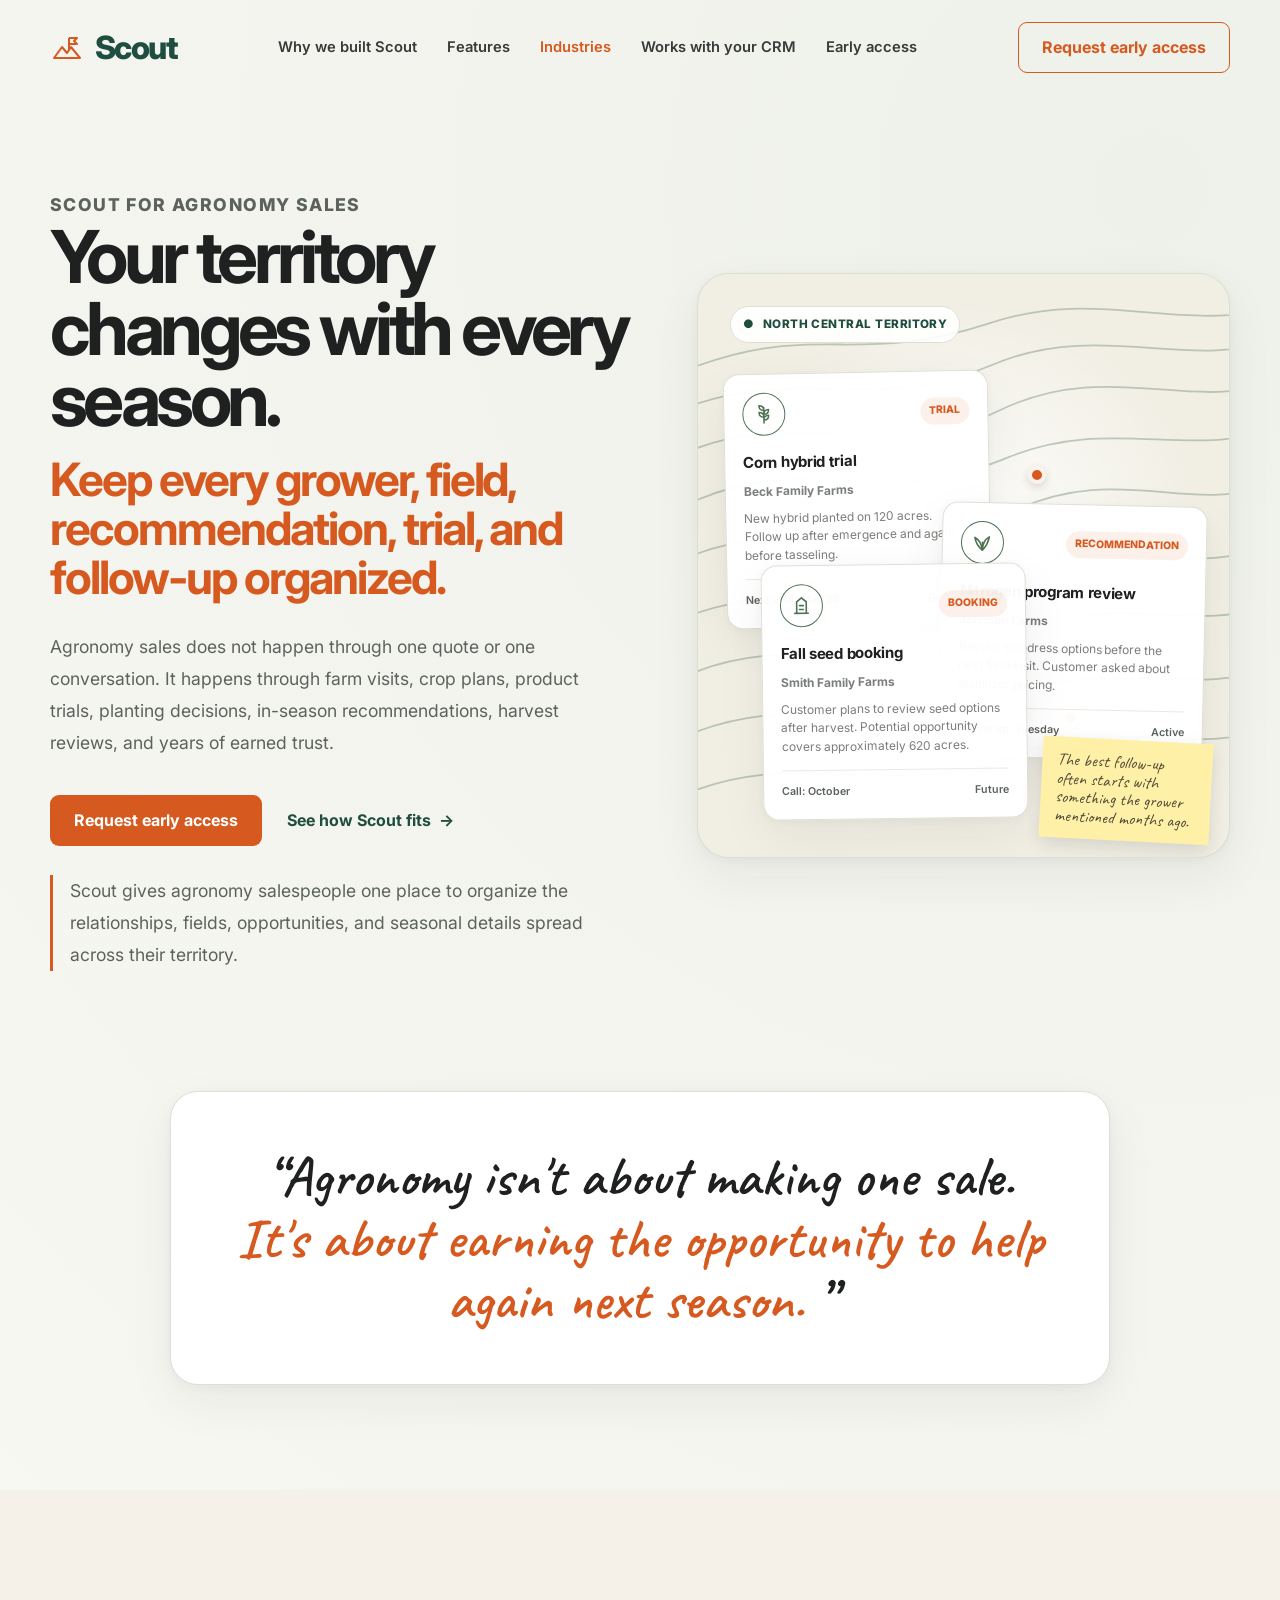
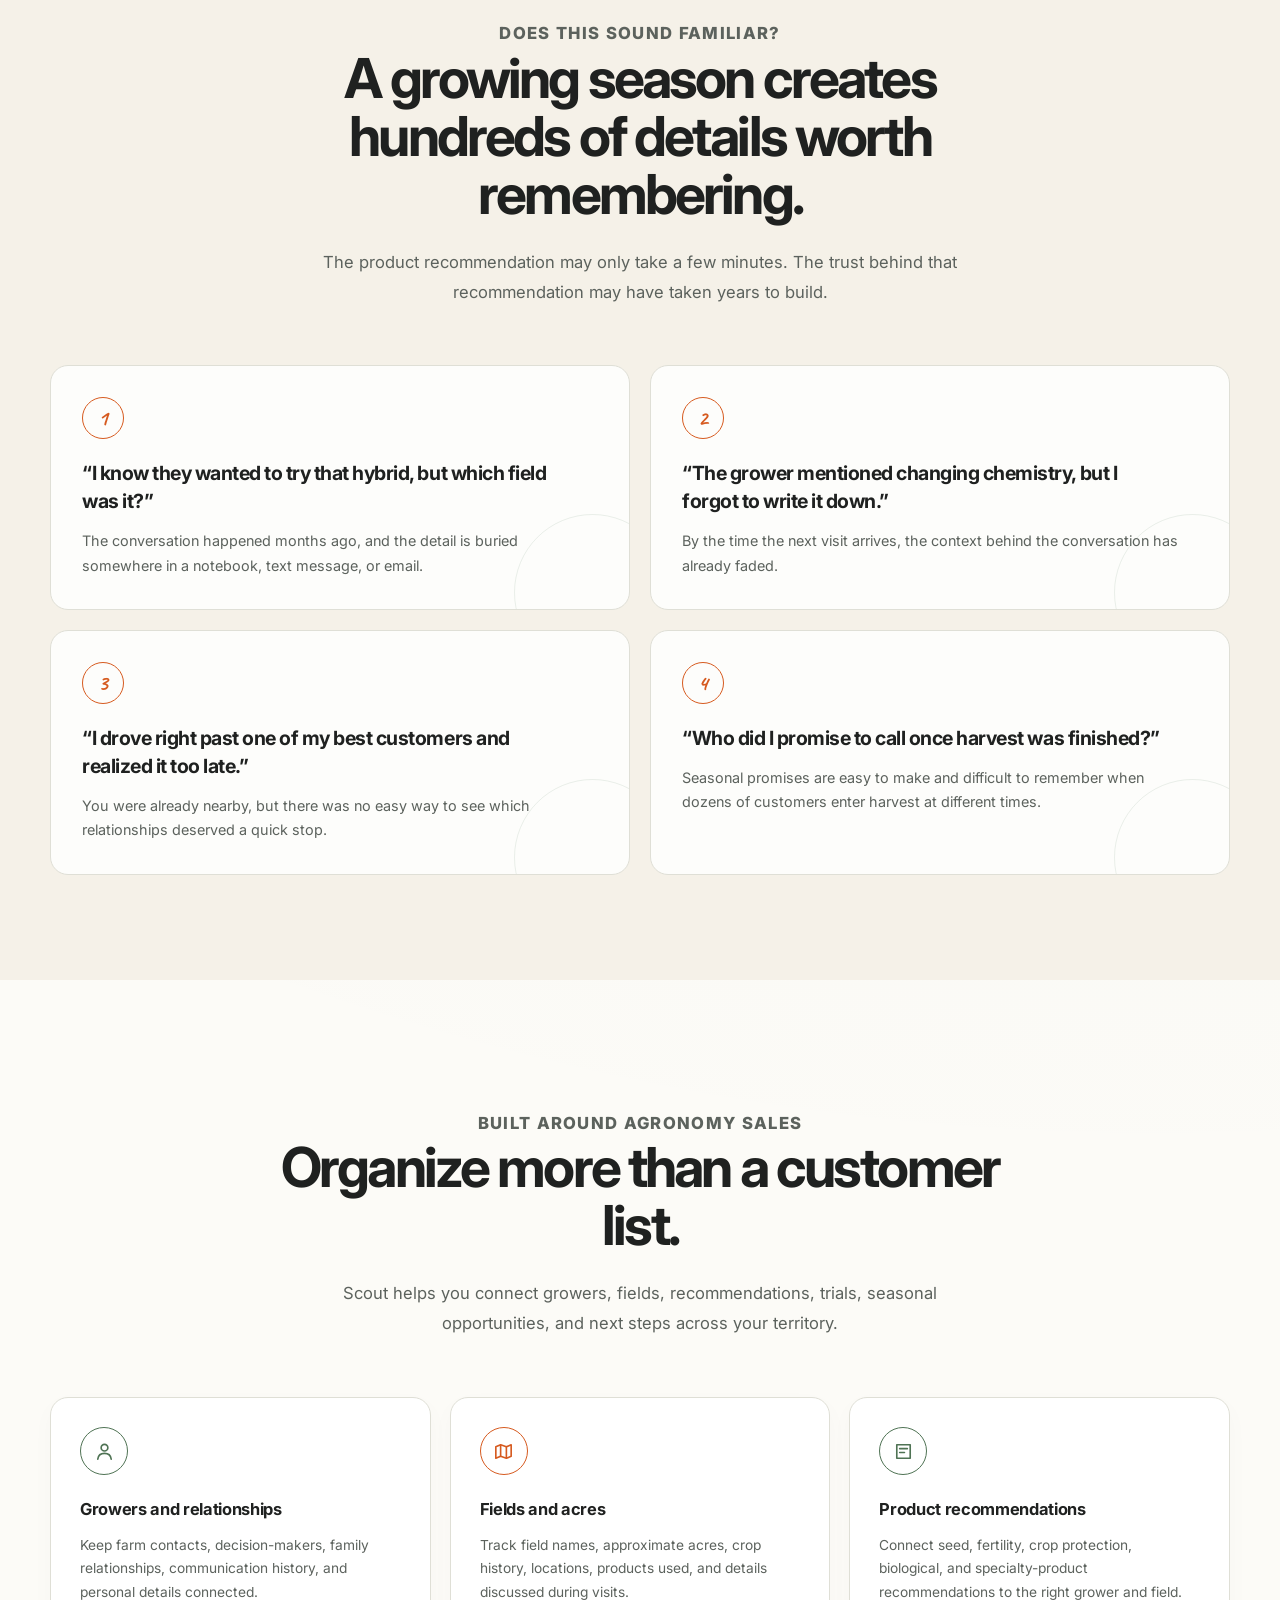
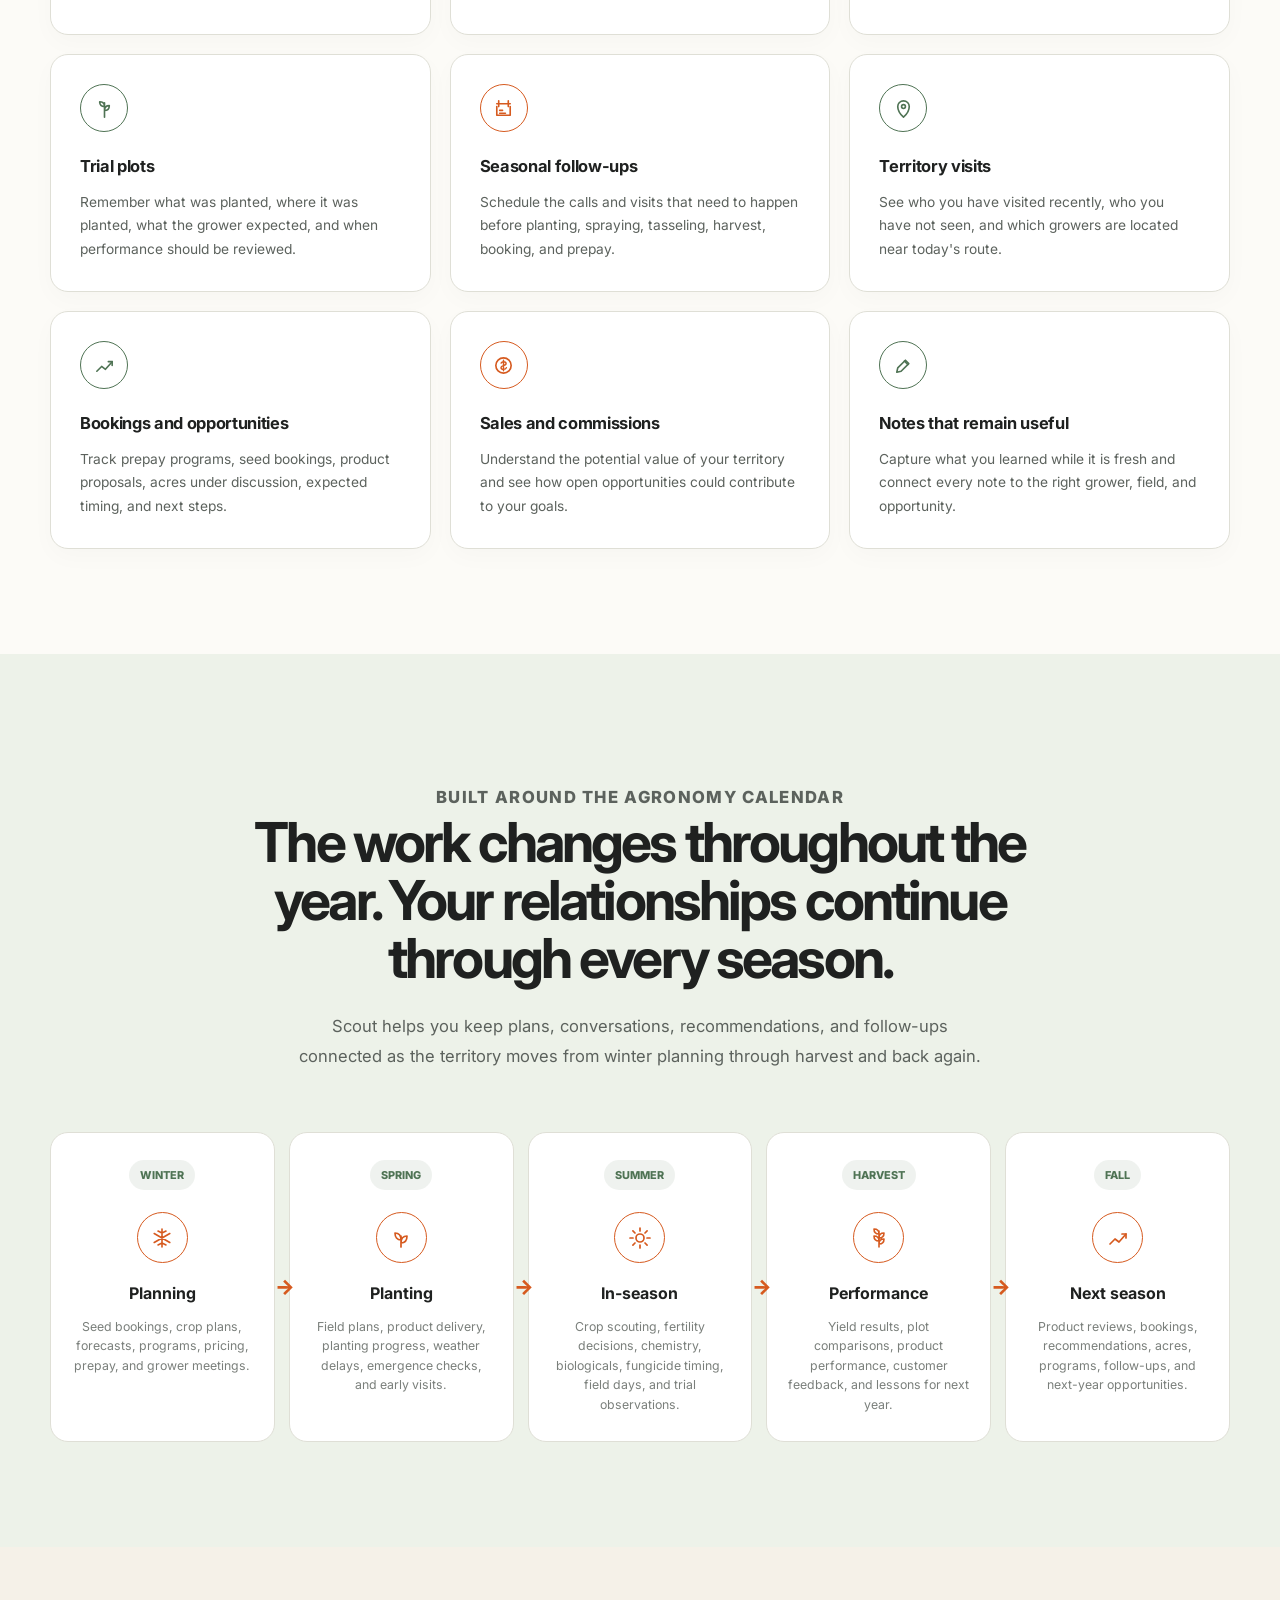
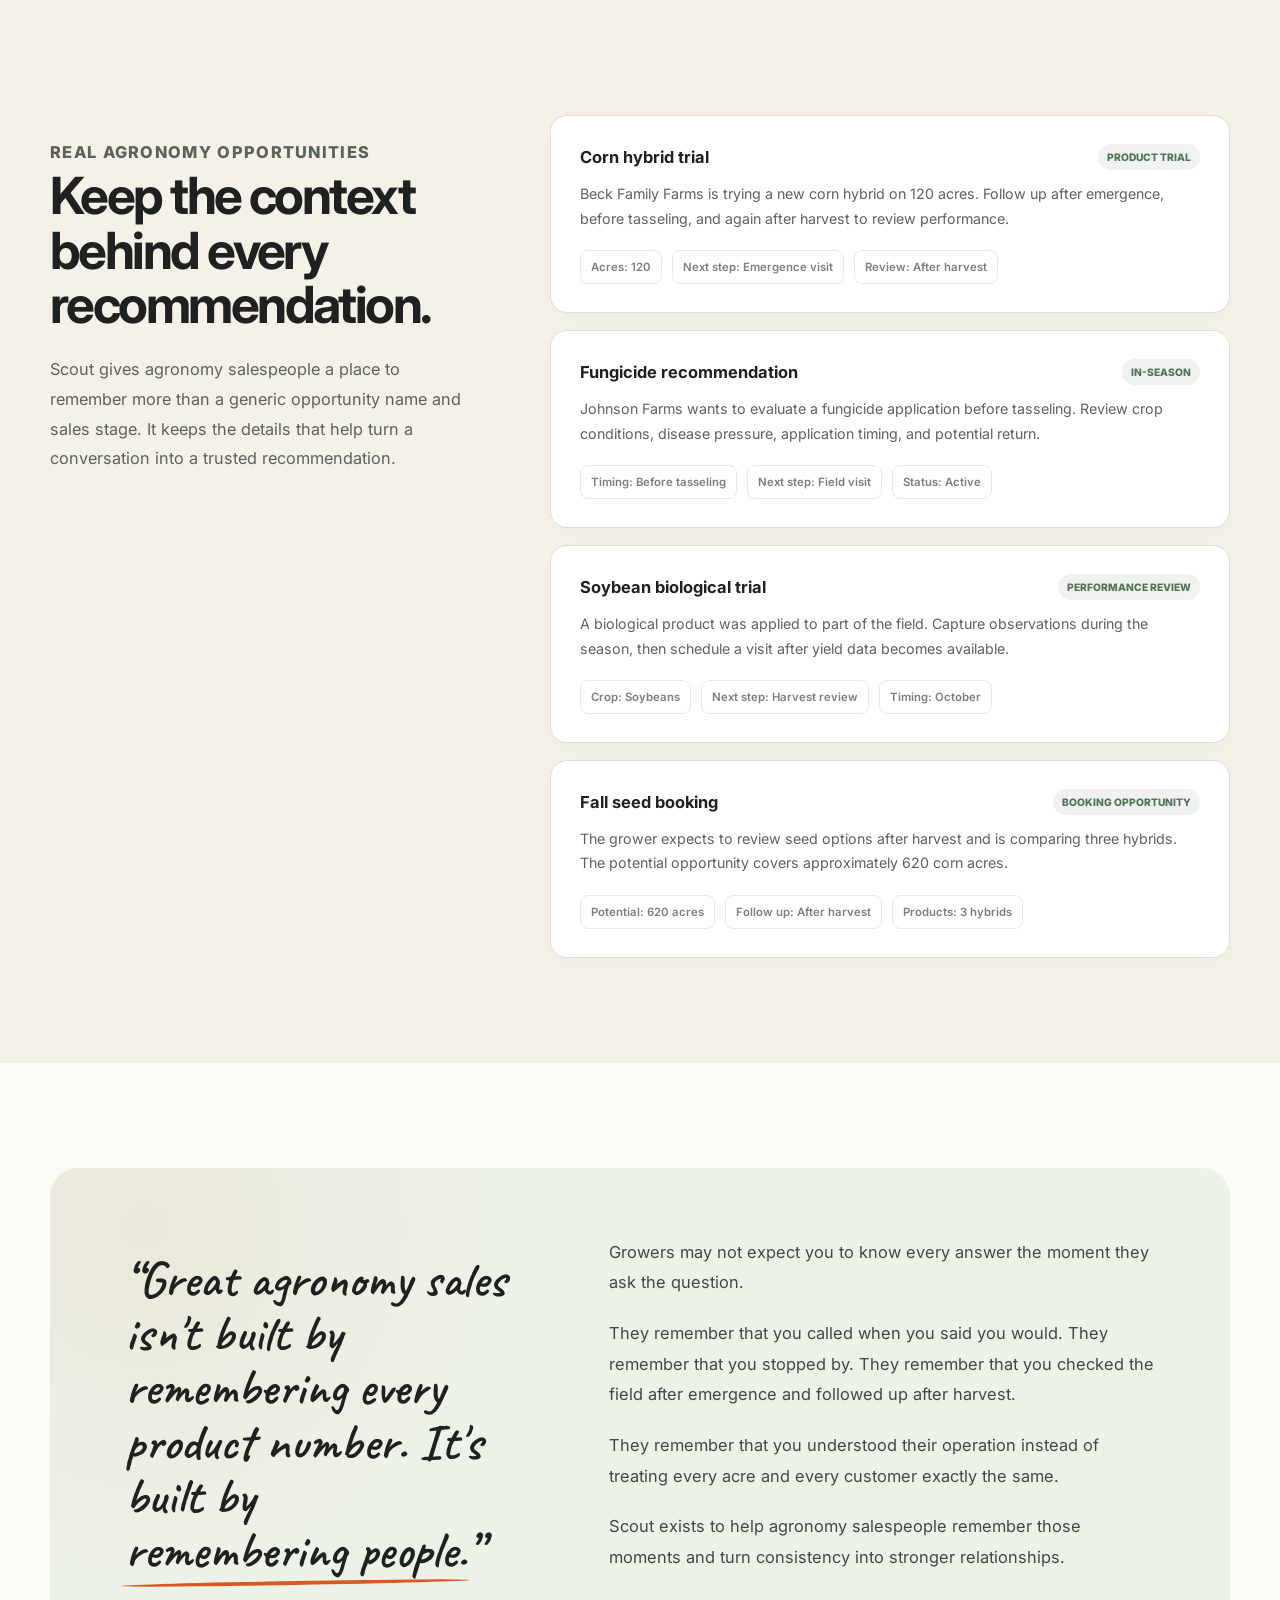
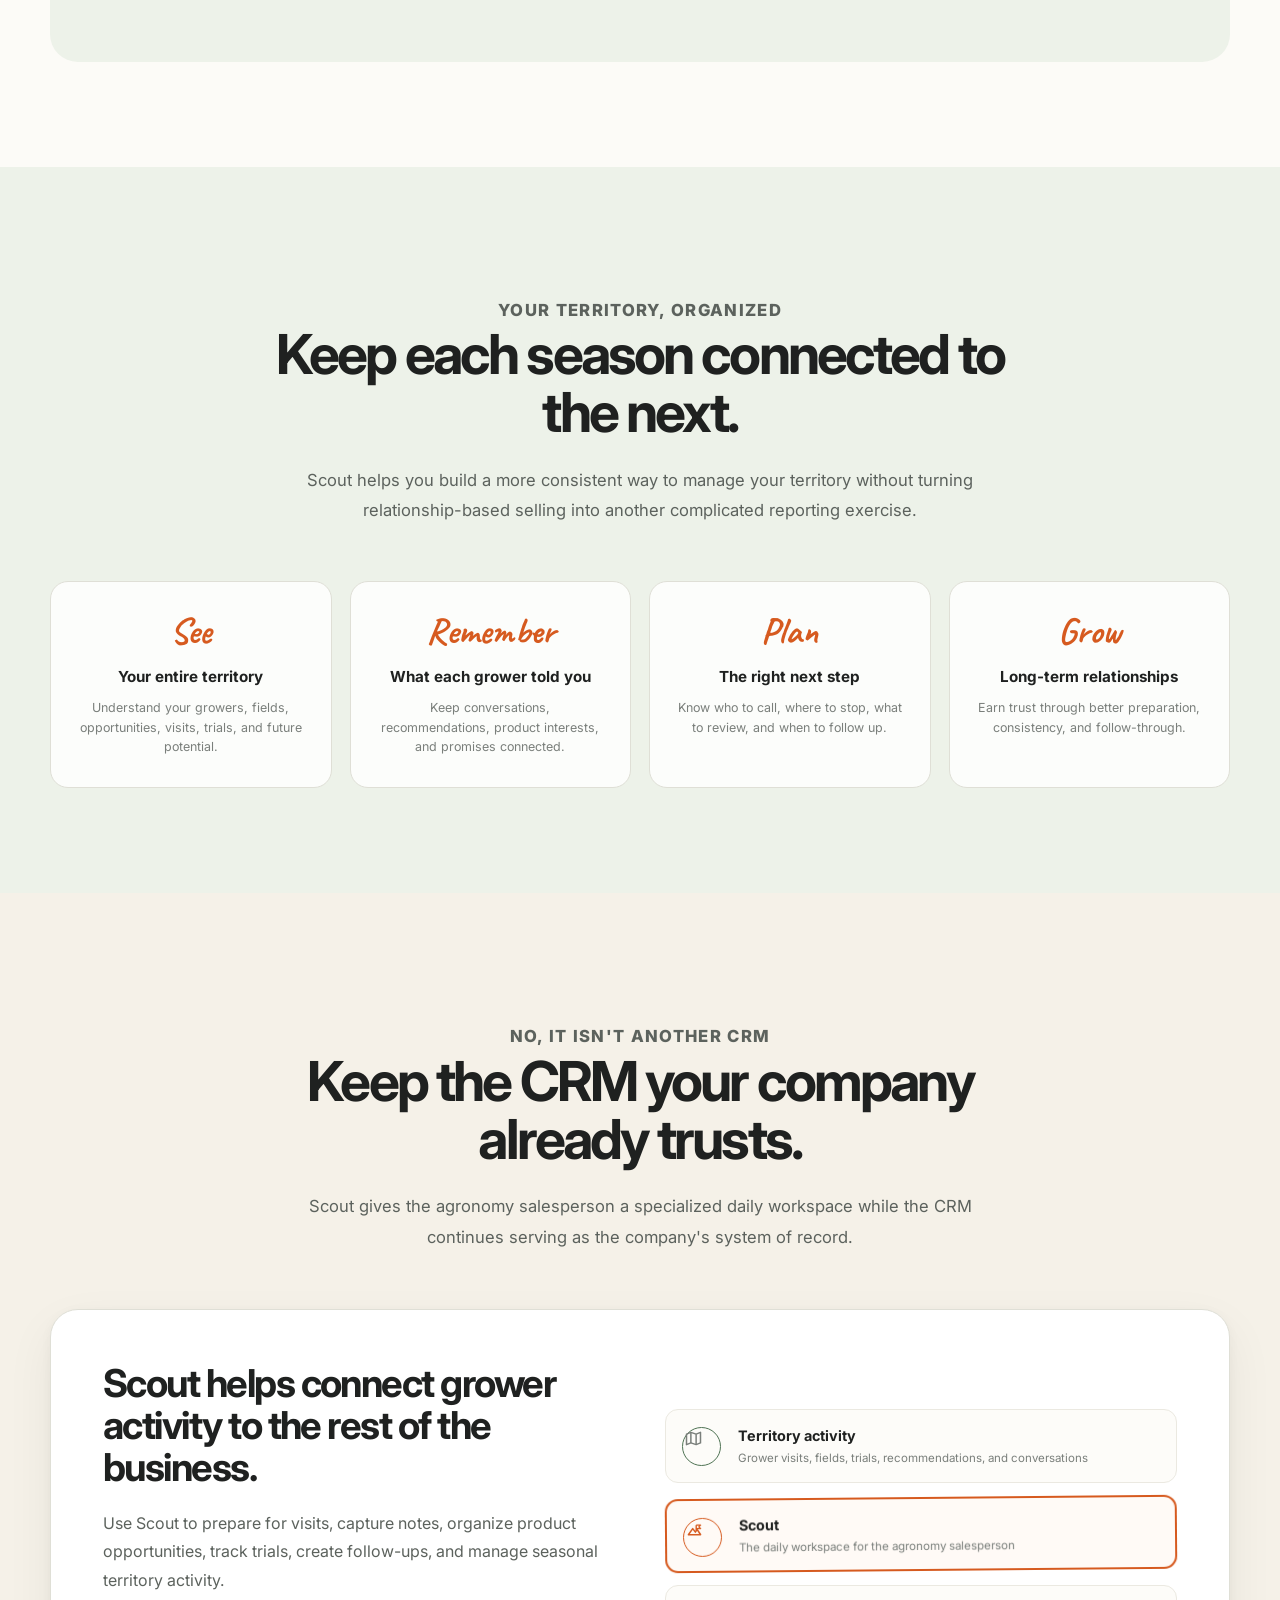
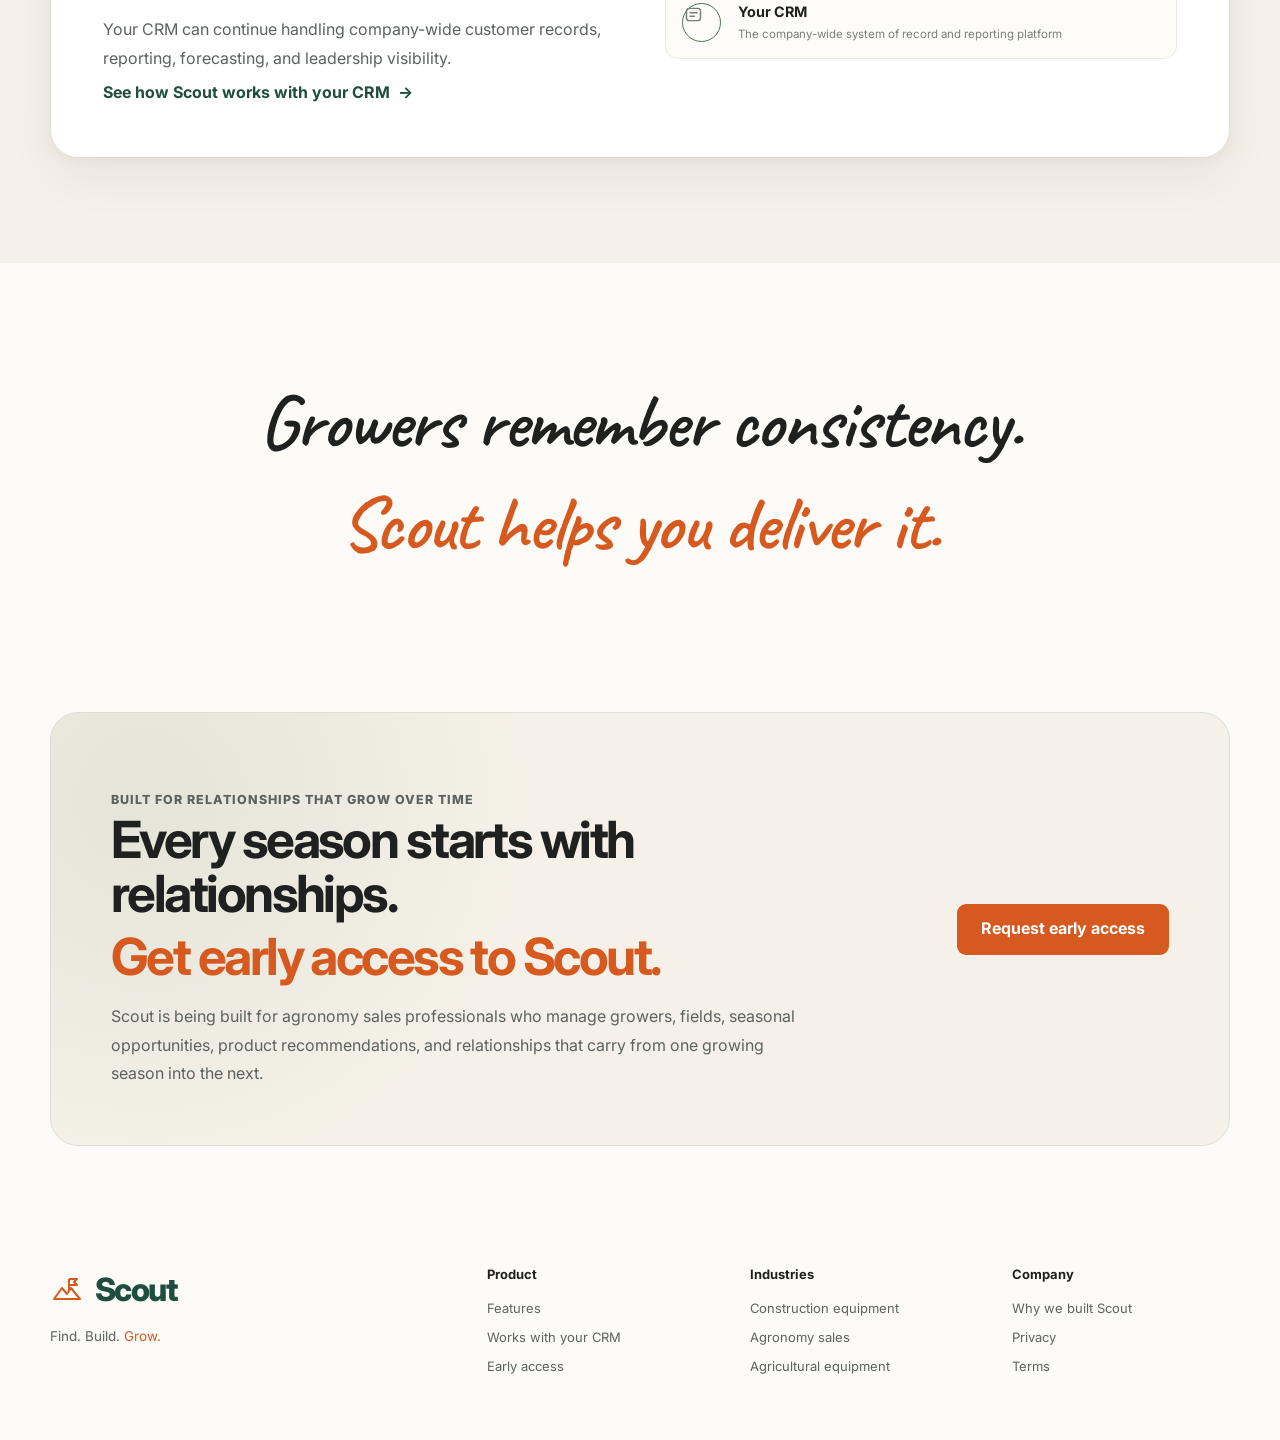
<file: industries/agronomy-sales.html>
<!DOCTYPE html>
<html lang="en">
<head>
  <meta charset="UTF-8">

  <meta
    name="viewport"
    content="width=device-width, initial-scale=1.0"
  >

  <title>Scout for Agronomy Sales | Territory Sales Software</title>

  <meta
    name="description"
    content="Scout helps agronomy salespeople organize growers, fields, product recommendations, trial plots, seasonal follow-ups, opportunities, and territory visits."
  >

  <link rel="preconnect" href="https://fonts.googleapis.com">
  <link rel="preconnect" href="https://fonts.gstatic.com" crossorigin>

  <link
    href="https://fonts.googleapis.com/css2?family=Caveat:wght@500;600;700&family=Inter:wght@400;500;600;700;800&display=swap"
    rel="stylesheet"
  >

  <style>
    :root {
      --scout-green: #1f4d3f;
      --field-green: #4f7354;
      --leaf-green: #6f8f61;
      --soft-green: #edf2e9;

      --orange: #d65a1f;
      --orange-dark: #b94a17;

      --cream: #fcfbf7;
      --warm-white: #fffefb;
      --sand: #f5f1e8;
      --field-paper: #f1efe4;
      --white: #ffffff;

      --charcoal: #1f2120;
      --graphite: #5c625d;
      --muted: #7a7f7b;

      --border: #dfdfd6;
      --soft-border: #ebe9e1;

      --radius-small: 10px;
      --radius-medium: 18px;
      --radius-large: 28px;

      --shadow:
        0 18px 50px rgba(31, 33, 32, 0.06),
        0 3px 12px rgba(31, 33, 32, 0.04);

      --container: 1180px;
    }

    * {
      box-sizing: border-box;
    }

    html {
      scroll-behavior: smooth;
    }

    body {
      margin: 0;
      overflow-x: hidden;
      background:
        radial-gradient(
          circle at 90% 2%,
          rgba(79, 115, 84, 0.08),
          transparent 28%
        ),
        var(--cream);
      color: var(--charcoal);
      font-family: "Inter", Arial, sans-serif;
      line-height: 1.6;
    }

    img,
    svg {
      display: block;
      max-width: 100%;
    }

    a {
      color: inherit;
      text-decoration: none;
    }

    button,
    input,
    textarea {
      font: inherit;
    }

    .container {
      width: min(calc(100% - 40px), var(--container));
      margin: 0 auto;
    }

    .section {
      padding: 105px 0;
    }

    .section-soft {
      background: var(--sand);
    }

    .section-green {
      background: var(--soft-green);
    }

    .eyebrow {
      margin: 0 0 15px;
      color: var(--orange);
      font-size: 0.78rem;
      font-weight: 800;
      letter-spacing: 0.08em;
      text-transform: uppercase;
    }

    .section-heading {
      max-width: 800px;
      margin: 0 auto;
      text-align: center;
    }

    .section-heading h2 {
      margin: 0;
      font-size: clamp(2.2rem, 4.3vw, 3.8rem);
      line-height: 1.06;
      letter-spacing: -0.052em;
    }

    .section-heading p {
      max-width: 690px;
      margin: 23px auto 0;
      color: var(--graphite);
      font-size: 1.04rem;
      line-height: 1.82;
    }

    .btn {
      display: inline-flex;
      min-height: 51px;
      align-items: center;
      justify-content: center;
      gap: 9px;
      padding: 0 23px;
      border: 1px solid transparent;
      border-radius: 9px;
      cursor: pointer;
      font-weight: 700;
      transition:
        transform 160ms ease,
        color 160ms ease,
        background-color 160ms ease,
        border-color 160ms ease;
    }

    .btn:hover {
      transform: translateY(-1px);
    }

    .btn-primary {
      background: var(--orange);
      color: var(--white);
    }

    .btn-primary:hover {
      background: var(--orange-dark);
    }

    .btn-secondary {
      border-color: var(--orange);
      background: transparent;
      color: var(--orange);
    }

    .btn-secondary:hover {
      background: rgba(214, 90, 31, 0.06);
    }

    .text-link {
      display: inline-flex;
      align-items: center;
      gap: 8px;
      color: var(--scout-green);
      font-weight: 700;
      transition: color 160ms ease;
    }

    .text-link:hover {
      color: var(--orange);
    }

    /* Header */

    .site-header {
      position: relative;
      z-index: 20;
      padding: 22px 0;
    }

    .header-inner {
      display: flex;
      align-items: center;
      justify-content: space-between;
      gap: 28px;
    }

    .logo {
      display: inline-flex;
      align-items: center;
      gap: 11px;
      color: var(--scout-green);
      font-size: 2rem;
      font-weight: 800;
      letter-spacing: -0.05em;
    }

    .logo-mark {
      display: inline-flex;
      width: 34px;
      height: 34px;
      align-items: center;
      justify-content: center;
      color: var(--orange);
    }

    .main-nav {
      display: flex;
      align-items: center;
      gap: 30px;
      color: #373a38;
      font-size: 0.92rem;
      font-weight: 600;
    }

    .main-nav a {
      transition: color 150ms ease;
    }

    .main-nav a:hover,
    .main-nav a.active {
      color: var(--orange);
    }

    .mobile-menu-button {
      display: none;
      width: 44px;
      height: 44px;
      align-items: center;
      justify-content: center;
      border: 1px solid var(--border);
      border-radius: 9px;
      background: var(--white);
      color: var(--charcoal);
      cursor: pointer;
    }

    .mobile-nav {
      display: none;
      padding: 13px 0 20px;
    }

    .mobile-nav.open {
      display: grid;
    }

    .mobile-nav a {
      padding: 13px 0;
      border-bottom: 1px solid var(--border);
      font-weight: 600;
    }

    /* Hero */

    .hero {
      padding: 65px 0 110px;
    }

    .hero-grid {
      display: grid;
      grid-template-columns: minmax(0, 1.04fr) minmax(420px, 0.96fr);
      gap: 70px;
      align-items: center;
    }

    .hero-copy h1 {
      max-width: 770px;
      margin: 0;
      font-size: clamp(3.15rem, 5.7vw, 5.9rem);
      line-height: 0.98;
      letter-spacing: -0.063em;
    }

    .hero-copy h1 span {
      display: block;
      margin-top: 19px;
      color: var(--orange);
      font-size: 0.63em;
      line-height: 1.07;
      letter-spacing: -0.044em;
    }

    .hero-copy > p {
      max-width: 680px;
      margin: 29px 0 0;
      color: var(--graphite);
      font-size: 1.1rem;
      line-height: 1.82;
    }

    .hero-actions {
      display: flex;
      align-items: center;
      gap: 25px;
      margin-top: 36px;
    }

    .hero-note {
      max-width: 585px;
      margin-top: 31px;
      padding-left: 17px;
      border-left: 3px solid var(--orange);
      color: var(--graphite);
      font-size: 0.9rem;
      line-height: 1.67;
    }

    /* Field board */

    .field-board {
      position: relative;
      min-height: 585px;
      overflow: hidden;
      padding: 32px;
      border: 1px solid rgba(31, 77, 63, 0.1);
      border-radius: 32px;
      background: var(--field-paper);
      box-shadow: var(--shadow);
    }

    .field-board::before {
      position: absolute;
      inset: 0;
      background:
        radial-gradient(
          circle at 50% 46%,
          rgba(255, 255, 255, 0.92),
          transparent 59%
        );
      content: "";
    }

    .field-lines {
      position: absolute;
      inset: 0;
      width: 100%;
      height: 100%;
      opacity: 0.34;
    }

    .field-label {
      position: relative;
      z-index: 4;
      display: inline-flex;
      align-items: center;
      gap: 8px;
      padding: 8px 12px;
      border: 1px solid var(--border);
      border-radius: 30px;
      background: rgba(255, 255, 255, 0.9);
      color: var(--scout-green);
      font-size: 0.73rem;
      font-weight: 800;
      letter-spacing: 0.04em;
      text-transform: uppercase;
    }

    .grower-card {
      position: absolute;
      z-index: 4;
      width: 265px;
      padding: 18px;
      border: 1px solid var(--border);
      border-radius: 16px;
      background: rgba(255, 255, 255, 0.97);
      box-shadow: var(--shadow);
    }

    .grower-card.card-one {
      top: 98px;
      left: 27px;
      transform: rotate(-1.1deg);
    }

    .grower-card.card-two {
      top: 230px;
      right: 24px;
      transform: rotate(1.3deg);
    }

    .grower-card.card-three {
      bottom: 39px;
      left: 64px;
      transform: rotate(-0.7deg);
    }

    .grower-card-top {
      display: flex;
      align-items: center;
      justify-content: space-between;
      gap: 12px;
    }

    .crop-icon {
      display: inline-flex;
      width: 43px;
      height: 43px;
      align-items: center;
      justify-content: center;
      border: 1.5px solid var(--field-green);
      border-radius: 50%;
      color: var(--field-green);
    }

    .status {
      display: inline-flex;
      min-height: 27px;
      align-items: center;
      padding: 0 9px;
      border-radius: 20px;
      background: rgba(214, 90, 31, 0.09);
      color: var(--orange);
      font-size: 0.65rem;
      font-weight: 800;
      text-transform: uppercase;
    }

    .grower-card h3 {
      margin: 15px 0 0;
      font-size: 0.94rem;
      letter-spacing: -0.02em;
    }

    .grower-name {
      margin: 4px 0 0;
      color: var(--field-green);
      font-size: 0.72rem;
      font-weight: 700;
    }

    .grower-card p {
      margin: 8px 0 0;
      color: var(--muted);
      font-size: 0.75rem;
      line-height: 1.55;
    }

    .grower-meta {
      display: flex;
      justify-content: space-between;
      gap: 12px;
      margin-top: 14px;
      padding-top: 12px;
      border-top: 1px solid var(--soft-border);
      color: var(--graphite);
      font-size: 0.67rem;
      font-weight: 600;
    }

    .field-pin {
      position: absolute;
      z-index: 3;
      width: 18px;
      height: 18px;
      border: 4px solid rgba(255, 255, 255, 0.92);
      border-radius: 50%;
      background: var(--orange);
      box-shadow: 0 3px 9px rgba(31, 31, 31, 0.16);
    }

    .pin-one {
      top: 192px;
      left: 330px;
    }

    .pin-two {
      right: 150px;
      bottom: 130px;
    }

    .field-note {
      position: absolute;
      right: 18px;
      bottom: 17px;
      z-index: 5;
      max-width: 170px;
      padding: 13px 15px;
      background: #fff0a8;
      box-shadow: 0 7px 18px rgba(31, 31, 33, 0.13);
      color: #514c38;
      font-family: "Caveat", cursive;
      font-size: 1.08rem;
      line-height: 1.08;
      transform: rotate(3deg);
    }

    /* Statement */

    .statement-section {
      padding: 10px 0 105px;
    }

    .statement-card {
      max-width: 940px;
      margin: 0 auto;
      padding: 54px 60px;
      border: 1px solid var(--border);
      border-radius: var(--radius-large);
      background: var(--white);
      box-shadow: var(--shadow);
      text-align: center;
    }

    .statement-card p {
      margin: 0;
      font-family: "Caveat", cursive;
      font-size: clamp(2.15rem, 4.4vw, 3.8rem);
      font-weight: 600;
      line-height: 1.09;
    }

    .statement-card span {
      color: var(--orange);
    }

    /* Pain cards */

    .pain-grid {
      display: grid;
      grid-template-columns: repeat(2, 1fr);
      gap: 20px;
      margin-top: 58px;
    }

    .pain-card {
      position: relative;
      min-height: 235px;
      overflow: hidden;
      padding: 31px;
      border: 1px solid var(--border);
      border-radius: var(--radius-medium);
      background: rgba(255, 255, 255, 0.84);
    }

    .pain-card::after {
      position: absolute;
      right: -42px;
      bottom: -62px;
      width: 155px;
      height: 155px;
      border: 1px solid rgba(79, 115, 84, 0.11);
      border-radius: 50%;
      content: "";
    }

    .pain-number {
      display: inline-flex;
      width: 42px;
      height: 42px;
      align-items: center;
      justify-content: center;
      border: 1.5px solid var(--orange);
      border-radius: 50%;
      color: var(--orange);
      font-family: "Caveat", cursive;
      font-size: 1.35rem;
      font-weight: 700;
    }

    .pain-card h3 {
      max-width: 490px;
      margin: 21px 0 0;
      font-size: 1.22rem;
      line-height: 1.43;
      letter-spacing: -0.025em;
    }

    .pain-card p {
      max-width: 500px;
      margin: 13px 0 0;
      color: var(--graphite);
      font-size: 0.9rem;
      line-height: 1.7;
    }

    /* Features */

    .feature-grid {
      display: grid;
      grid-template-columns: repeat(3, 1fr);
      gap: 19px;
      margin-top: 59px;
    }

    .feature-card {
      min-height: 238px;
      padding: 29px;
      border: 1px solid var(--border);
      border-radius: var(--radius-medium);
      background: var(--white);
      box-shadow: 0 8px 25px rgba(31, 31, 33, 0.025);
      transition:
        transform 170ms ease,
        box-shadow 170ms ease;
    }

    .feature-card:hover {
      transform: translateY(-3px);
      box-shadow: var(--shadow);
    }

    .feature-icon {
      display: inline-flex;
      width: 48px;
      height: 48px;
      align-items: center;
      justify-content: center;
      border: 1.5px solid var(--field-green);
      border-radius: 50%;
      color: var(--field-green);
    }

    .feature-card:nth-child(3n + 2) .feature-icon {
      border-color: var(--orange);
      color: var(--orange);
    }

    .feature-card h3 {
      margin: 21px 0 0;
      font-size: 1.03rem;
      letter-spacing: -0.02em;
    }

    .feature-card p {
      margin: 11px 0 0;
      color: var(--graphite);
      font-size: 0.86rem;
      line-height: 1.7;
    }

    /* Seasonal timeline */

    .season-grid {
      display: grid;
      grid-template-columns: repeat(5, 1fr);
      gap: 14px;
      margin-top: 61px;
    }

    .season-card {
      position: relative;
      min-height: 260px;
      padding: 27px 20px;
      border: 1px solid var(--border);
      border-radius: var(--radius-medium);
      background: var(--white);
      text-align: center;
    }

    .season-card:not(:last-child)::after {
      position: absolute;
      top: 50%;
      right: -21px;
      z-index: 3;
      color: var(--orange);
      content: "→";
      font-size: 1.3rem;
      font-weight: 800;
      transform: translateY(-50%);
    }

    .season-label {
      display: inline-flex;
      min-height: 30px;
      align-items: center;
      padding: 0 11px;
      border-radius: 30px;
      background: rgba(79, 115, 84, 0.09);
      color: var(--field-green);
      font-size: 0.68rem;
      font-weight: 800;
      text-transform: uppercase;
    }

    .season-icon {
      display: flex;
      width: 51px;
      height: 51px;
      align-items: center;
      justify-content: center;
      margin: 22px auto 0;
      border: 1.5px solid var(--orange);
      border-radius: 50%;
      color: var(--orange);
    }

    .season-card h3 {
      margin: 18px 0 0;
      font-size: 1rem;
    }

    .season-card p {
      margin: 10px 0 0;
      color: var(--muted);
      font-size: 0.77rem;
      line-height: 1.58;
    }

    /* Opportunity examples */

    .example-layout {
      display: grid;
      grid-template-columns: 0.77fr 1.23fr;
      gap: 75px;
      align-items: start;
      margin-top: 63px;
    }

    .example-intro {
      position: sticky;
      top: 40px;
    }

    .example-intro h2 {
      margin: 0;
      font-size: clamp(2.15rem, 4vw, 3.55rem);
      line-height: 1.07;
      letter-spacing: -0.05em;
    }

    .example-intro p {
      margin: 23px 0 0;
      color: var(--graphite);
      font-size: 1.02rem;
      line-height: 1.82;
    }

    .example-list {
      display: grid;
      gap: 17px;
    }

    .example-card {
      padding: 28px 29px;
      border: 1px solid var(--border);
      border-radius: 17px;
      background: var(--white);
      box-shadow: 0 7px 24px rgba(31, 31, 33, 0.025);
    }

    .example-header {
      display: flex;
      align-items: flex-start;
      justify-content: space-between;
      gap: 20px;
    }

    .example-card h3 {
      margin: 0;
      font-size: 1.03rem;
    }

    .example-type {
      flex: 0 0 auto;
      padding: 5px 9px;
      border-radius: 20px;
      background: rgba(79, 115, 84, 0.09);
      color: var(--field-green);
      font-size: 0.64rem;
      font-weight: 800;
      text-transform: uppercase;
    }

    .example-card p {
      margin: 12px 0 0;
      color: var(--graphite);
      font-size: 0.89rem;
      line-height: 1.7;
    }

    .example-footer {
      display: flex;
      flex-wrap: wrap;
      gap: 10px;
      margin-top: 19px;
    }

    .example-detail {
      padding: 7px 10px;
      border: 1px solid var(--soft-border);
      border-radius: 8px;
      color: var(--muted);
      font-size: 0.71rem;
      font-weight: 600;
    }

    /* Relationship section */

    .relationship-card {
      display: grid;
      grid-template-columns: 0.86fr 1.14fr;
      gap: 72px;
      align-items: center;
      padding: 69px 75px;
      border-radius: var(--radius-large);
      background:
        radial-gradient(
          circle at 8% 12%,
          rgba(214, 90, 31, 0.065),
          transparent 32%
        ),
        var(--soft-green);
    }

    .relationship-quote blockquote {
      margin: 0;
      font-family: "Caveat", cursive;
      font-size: clamp(2.2rem, 4vw, 3.8rem);
      font-weight: 600;
      line-height: 1.06;
    }

    .hand-underline {
      position: relative;
      display: inline-block;
    }

    .hand-underline::after {
      position: absolute;
      right: -3px;
      bottom: -7px;
      left: -3px;
      height: 4px;
      border-radius: 50%;
      background: var(--orange);
      content: "";
      transform: rotate(-1deg);
    }

    .relationship-copy p {
      margin: 0 0 20px;
      color: #424944;
      font-size: 1.03rem;
      line-height: 1.86;
    }

    /* Results */

    .results-grid {
      display: grid;
      grid-template-columns: repeat(4, 1fr);
      gap: 18px;
      margin-top: 56px;
    }

    .result-card {
      padding: 31px 25px;
      border: 1px solid var(--border);
      border-radius: var(--radius-medium);
      background: rgba(255, 255, 255, 0.83);
      text-align: center;
    }

    .result-card strong {
      display: block;
      color: var(--orange);
      font-family: "Caveat", cursive;
      font-size: 2.3rem;
      line-height: 1;
    }

    .result-card h3 {
      margin: 15px 0 0;
      font-size: 0.95rem;
    }

    .result-card p {
      margin: 9px 0 0;
      color: var(--muted);
      font-size: 0.78rem;
      line-height: 1.55;
    }

    /* CRM */

    .crm-card {
      display: grid;
      grid-template-columns: 1fr 1fr;
      gap: 50px;
      align-items: center;
      margin-top: 57px;
      padding: 52px;
      border: 1px solid var(--border);
      border-radius: var(--radius-large);
      background: var(--white);
      box-shadow: var(--shadow);
    }

    .crm-copy h3 {
      margin: 0;
      font-size: clamp(1.8rem, 3vw, 2.75rem);
      line-height: 1.1;
      letter-spacing: -0.04em;
    }

    .crm-copy p {
      margin: 20px 0 0;
      color: var(--graphite);
      line-height: 1.8;
    }

    .crm-flow {
      display: grid;
      gap: 14px;
    }

    .crm-flow-item {
      display: grid;
      grid-template-columns: 42px 1fr;
      gap: 14px;
      align-items: center;
      min-height: 74px;
      padding: 13px 16px;
      border: 1px solid var(--soft-border);
      border-radius: 13px;
      background: #fdfcf9;
    }

    .crm-flow-item.scout {
      border: 2px solid var(--orange);
      background: #fffaf6;
      transform: rotate(-0.5deg);
    }

    .crm-flow-icon {
      display: flex;
      width: 39px;
      height: 39px;
      align-items: center;
      justify-content: center;
      border: 1.5px solid var(--field-green);
      border-radius: 50%;
      color: var(--field-green);
    }

    .crm-flow-item.scout .crm-flow-icon {
      border-color: var(--orange);
      color: var(--orange);
    }

    .crm-flow-item strong {
      display: block;
      font-size: 0.9rem;
    }

    .crm-flow-item span {
      display: block;
      margin-top: 2px;
      color: var(--muted);
      font-size: 0.72rem;
    }

    /* Quote */

    .quote-section {
      padding: 120px 0;
    }

    .big-quote {
      max-width: 990px;
      margin: 0 auto;
      text-align: center;
    }

    .big-quote blockquote {
      margin: 0;
      font-family: "Caveat", cursive;
      font-size: clamp(2.9rem, 6vw, 5.9rem);
      font-weight: 600;
      line-height: 1.01;
      letter-spacing: -0.025em;
    }

    .big-quote span {
      display: block;
      margin-top: 24px;
      color: var(--orange);
    }

    /* CTA */

    .cta-section {
      padding: 30px 0 75px;
    }

    .cta-card {
      display: grid;
      grid-template-columns: 1fr auto;
      gap: 50px;
      align-items: center;
      padding: 57px 60px;
      border: 1px solid var(--border);
      border-radius: var(--radius-large);
      background:
        radial-gradient(
          circle at 8% 20%,
          rgba(79, 115, 84, 0.1),
          transparent 34%
        ),
        var(--sand);
    }

    .cta-copy h2 {
      max-width: 760px;
      margin: 0;
      font-size: clamp(2.15rem, 4vw, 3.65rem);
      line-height: 1.06;
      letter-spacing: -0.05em;
    }

    .cta-copy h2 span {
      display: block;
      margin-top: 9px;
      color: var(--orange);
    }

    .cta-copy p {
      max-width: 690px;
      margin: 19px 0 0;
      color: var(--graphite);
      line-height: 1.78;
    }

    /* Footer */

    .site-footer {
      padding: 43px 0 55px;
    }

    .footer-grid {
      display: grid;
      grid-template-columns: 1.8fr repeat(3, 1fr);
      gap: 45px;
      align-items: start;
    }

    .footer-brand p {
      margin: 11px 0 0;
      color: var(--graphite);
      font-size: 0.84rem;
    }

    .footer-brand p span {
      color: var(--orange);
    }

    .footer-column h3 {
      margin: 0 0 14px;
      font-size: 0.81rem;
    }

    .footer-column a {
      display: block;
      margin: 8px 0;
      color: var(--graphite);
      font-size: 0.81rem;
    }

    .footer-column a:hover {
      color: var(--orange);
    }

    /* Responsive */

    @media (max-width: 1080px) {
      .main-nav {
        display: none;
      }

      .header-inner > .btn {
        display: none;
      }

      .mobile-menu-button {
        display: inline-flex;
      }

      .hero-grid {
        grid-template-columns: 1fr;
      }

      .hero-copy {
        text-align: center;
      }

      .hero-copy h1,
      .hero-copy > p,
      .hero-note {
        margin-right: auto;
        margin-left: auto;
      }

      .hero-actions {
        justify-content: center;
      }

      .field-board {
        width: min(100%, 690px);
        margin: 0 auto;
      }

      .feature-grid {
        grid-template-columns: repeat(2, 1fr);
      }

      .season-grid {
        grid-template-columns: repeat(3, 1fr);
        gap: 24px;
      }

      .season-card:nth-child(3)::after {
        display: none;
      }

      .results-grid {
        grid-template-columns: repeat(2, 1fr);
      }
    }

    @media (max-width: 860px) {
      .section {
        padding: 80px 0;
      }

      .example-layout,
      .relationship-card,
      .crm-card {
        grid-template-columns: 1fr;
      }

      .example-intro {
        position: static;
      }

      .relationship-card {
        gap: 43px;
        padding: 52px 42px;
      }

      .cta-card {
        grid-template-columns: 1fr;
      }

      .cta-card .btn {
        justify-self: start;
      }

      .footer-grid {
        grid-template-columns: repeat(2, 1fr);
      }

      .footer-brand {
        grid-column: 1 / -1;
      }
    }

    @media (max-width: 680px) {
      .container {
        width: min(calc(100% - 28px), var(--container));
      }

      .hero {
        padding: 40px 0 80px;
      }

      .hero-copy h1 {
        font-size: clamp(2.75rem, 13vw, 4.7rem);
      }

      .hero-actions {
        flex-direction: column;
        gap: 18px;
      }

      .hero-actions .btn {
        width: 100%;
      }

      .field-board {
        min-height: 650px;
        padding: 25px 17px;
      }

      .grower-card {
        position: relative;
        top: auto !important;
        right: auto !important;
        bottom: auto !important;
        left: auto !important;
        width: 100%;
        margin-top: 18px;
        transform: none !important;
      }

      .field-pin,
      .field-note {
        display: none;
      }

      .statement-card {
        padding: 40px 24px;
      }

      .pain-grid,
      .feature-grid,
      .results-grid {
        grid-template-columns: 1fr;
      }

      .pain-card {
        min-height: 0;
      }

      .season-grid {
        grid-template-columns: 1fr;
      }

      .season-card {
        min-height: 0;
      }

      .season-card:not(:last-child)::after {
        top: auto;
        right: 50%;
        bottom: -28px;
        display: block;
        content: "↓";
        transform: translateX(50%);
      }

      .relationship-card,
      .crm-card,
      .cta-card {
        padding: 40px 25px;
      }

      .cta-card .btn {
        width: 100%;
      }

      .footer-grid {
        grid-template-columns: 1fr;
      }

      .footer-brand {
        grid-column: auto;
      }
    }
  </style>
</head>

<body>
  <header class="site-header">
    <div class="container">
      <div class="header-inner">
        <a
          class="logo"
          href="/index.html"
          aria-label="Scout homepage"
        >
          <span class="logo-mark">
            <svg
              width="34"
              height="34"
              viewBox="0 0 34 34"
              fill="none"
              aria-hidden="true"
            >
              <path
                d="M4 27l8-11 5 6 4-6 9 11H4z"
                stroke="currentColor"
                stroke-width="2"
                stroke-linejoin="round"
              />

              <path
                d="M19 7v12M19 7h8l-3 3 3 3h-8"
                stroke="currentColor"
                stroke-width="2"
                stroke-linejoin="round"
              />
            </svg>
          </span>

          Scout
        </a>

        <nav class="main-nav" aria-label="Primary navigation">
          <a href="/index.html#story">Why we built Scout</a>
          <a href="/index.html#features">Features</a>
          <a class="active" href="/industries/">Industries</a>
          <a href="/works-with-your-crm.html">Works with your CRM</a>
          <a href="#early-access">Early access</a>
        </nav>

        <a class="btn btn-secondary" href="#early-access">
          Request early access
        </a>

        <button
          class="mobile-menu-button"
          id="mobileMenuButton"
          type="button"
          aria-label="Open navigation"
          aria-expanded="false"
        >
          <svg
            width="22"
            height="22"
            viewBox="0 0 24 24"
            fill="none"
            aria-hidden="true"
          >
            <path
              d="M4 7h16M4 12h16M4 17h16"
              stroke="currentColor"
              stroke-width="2"
              stroke-linecap="round"
            />
          </svg>
        </button>
      </div>

      <nav
        class="mobile-nav"
        id="mobileNav"
        aria-label="Mobile navigation"
      >
        <a href="/index.html">Home</a>
        <a href="/index.html#story">Why we built Scout</a>
        <a href="/index.html#features">Features</a>
        <a href="/industries/">Industries</a>
        <a href="/works-with-your-crm.html">Works with your CRM</a>
        <a href="#early-access">Early access</a>
      </nav>
    </div>
  </header>

  <main id="top">
    <!-- Hero -->
    <section class="hero">
      <div class="container">
        <div class="hero-grid">
          <div class="hero-copy">
            <p class="eyebrow">
              Scout for agronomy sales
            </p>

            <h1>
              Your territory changes with every season.

              <span>
                Keep every grower, field, recommendation, trial, and
                follow-up organized.
              </span>
            </h1>

            <p>
              Agronomy sales does not happen through one quote or one
              conversation. It happens through farm visits, crop plans,
              product trials, planting decisions, in-season
              recommendations, harvest reviews, and years of earned
              trust.
            </p>

            <div class="hero-actions">
              <a class="btn btn-primary" href="#early-access">
                Request early access
              </a>

              <a class="text-link" href="#how-it-works">
                See how Scout fits
                <span aria-hidden="true">→</span>
              </a>
            </div>

            <p class="hero-note">
              Scout gives agronomy salespeople one place to organize the
              relationships, fields, opportunities, and seasonal details
              spread across their territory.
            </p>
          </div>

          <div
            class="field-board"
            aria-label="Agronomy territory and grower opportunities"
          >
            <svg
              class="field-lines"
              viewBox="0 0 600 600"
              fill="none"
              aria-hidden="true"
            >
              <path
                d="M-40 90C130 15 165 80 330 26C455-15 535 38 660 8"
                stroke="#4f7354"
                stroke-width="2"
              />

              <path
                d="M-35 130C115 65 188 135 336 72C455 22 565 83 650 42"
                stroke="#4f7354"
                stroke-width="2"
              />

              <path
                d="M-30 180C102 112 207 190 340 125C464 65 558 129 650 91"
                stroke="#4f7354"
                stroke-width="2"
              />

              <path
                d="M-20 235C115 165 201 241 345 180C465 129 555 181 645 145"
                stroke="#4f7354"
                stroke-width="2"
              />

              <path
                d="M-30 300C92 233 220 306 351 241C475 180 558 247 650 206"
                stroke="#4f7354"
                stroke-width="2"
              />

              <path
                d="M-30 365C110 302 210 371 350 311C469 260 558 319 650 274"
                stroke="#4f7354"
                stroke-width="2"
              />

              <path
                d="M-25 430C108 365 211 437 353 378C479 326 562 381 650 342"
                stroke="#4f7354"
                stroke-width="2"
              />

              <path
                d="M-30 500C112 431 206 503 352 447C468 403 560 451 650 414"
                stroke="#4f7354"
                stroke-width="2"
              />

              <path
                d="M-30 566C104 498 220 570 355 516C478 467 559 520 650 481"
                stroke="#4f7354"
                stroke-width="2"
              />
            </svg>

            <div class="field-label">
              <span>●</span>
              North Central Territory
            </div>

            <article class="grower-card card-one">
              <div class="grower-card-top">
                <span class="crop-icon">
                  <svg
                    width="23"
                    height="23"
                    viewBox="0 0 24 24"
                    fill="none"
                    aria-hidden="true"
                  >
                    <path
                      d="M12 21V5M12 8C9 8 7 6 7 3c3 0 5 2 5 5ZM12 12c3 0 5-2 5-5-3 0-5 2-5 5ZM12 15c-3 0-5-2-5-5 3 0 5 2 5 5ZM12 18c3 0 5-2 5-5-3 0-5 2-5 5Z"
                      stroke="currentColor"
                      stroke-width="1.6"
                      stroke-linecap="round"
                      stroke-linejoin="round"
                    />
                  </svg>
                </span>

                <span class="status">Trial</span>
              </div>

              <h3>Corn hybrid trial</h3>
              <p class="grower-name">Beck Family Farms</p>

              <p>
                New hybrid planted on 120 acres. Follow up after
                emergence and again before tasseling.
              </p>

              <div class="grower-meta">
                <span>Next visit: May 28</span>
                <span>Growing</span>
              </div>
            </article>

            <article class="grower-card card-two">
              <div class="grower-card-top">
                <span class="crop-icon">
                  <svg
                    width="23"
                    height="23"
                    viewBox="0 0 24 24"
                    fill="none"
                    aria-hidden="true"
                  >
                    <path
                      d="M12 20c0-7 2-11 7-14-1 6-3 10-7 14ZM12 20C11 13 8 9 4 7c1 6 4 10 8 13Z"
                      stroke="currentColor"
                      stroke-width="1.7"
                      stroke-linecap="round"
                      stroke-linejoin="round"
                    />

                    <path
                      d="M12 20v-8"
                      stroke="currentColor"
                      stroke-width="1.7"
                      stroke-linecap="round"
                    />
                  </svg>
                </span>

                <span class="status">Recommendation</span>
              </div>

              <h3>Nitrogen program review</h3>
              <p class="grower-name">Johnson Farms</p>

              <p>
                Review sidedress options before the next field visit.
                Customer asked about stabilizer pricing.
              </p>

              <div class="grower-meta">
                <span>Follow up: Tuesday</span>
                <span>Active</span>
              </div>
            </article>

            <article class="grower-card card-three">
              <div class="grower-card-top">
                <span class="crop-icon">
                  <svg
                    width="23"
                    height="23"
                    viewBox="0 0 24 24"
                    fill="none"
                    aria-hidden="true"
                  >
                    <path
                      d="M5 20h14M7 20V8l5-4 5 4v12M10 12h4M10 16h4"
                      stroke="currentColor"
                      stroke-width="1.7"
                      stroke-linecap="round"
                      stroke-linejoin="round"
                    />
                  </svg>
                </span>

                <span class="status">Booking</span>
              </div>

              <h3>Fall seed booking</h3>
              <p class="grower-name">Smith Family Farms</p>

              <p>
                Customer plans to review seed options after harvest.
                Potential opportunity covers approximately 620 acres.
              </p>

              <div class="grower-meta">
                <span>Call: October</span>
                <span>Future</span>
              </div>
            </article>

            <span class="field-pin pin-one"></span>
            <span class="field-pin pin-two"></span>

            <div class="field-note">
              The best follow-up often starts with something the grower
              mentioned months ago.
            </div>
          </div>
        </div>
      </div>
    </section>

    <!-- Statement -->
    <section class="statement-section">
      <div class="container">
        <div class="statement-card">
          <p>
            “Agronomy isn't about making one sale.

            <span>
              It's about earning the opportunity to help again next
              season.
            </span>”
          </p>
        </div>
      </div>
    </section>

    <!-- Pain points -->
    <section class="section section-soft">
      <div class="container">
        <div class="section-heading">
          <p class="eyebrow">Does this sound familiar?</p>

          <h2>
            A growing season creates hundreds of details worth
            remembering.
          </h2>

          <p>
            The product recommendation may only take a few minutes. The
            trust behind that recommendation may have taken years to
            build.
          </p>
        </div>

        <div class="pain-grid">
          <article class="pain-card">
            <span class="pain-number">1</span>

            <h3>
              “I know they wanted to try that hybrid, but which field was
              it?”
            </h3>

            <p>
              The conversation happened months ago, and the detail is
              buried somewhere in a notebook, text message, or email.
            </p>
          </article>

          <article class="pain-card">
            <span class="pain-number">2</span>

            <h3>
              “The grower mentioned changing chemistry, but I forgot to
              write it down.”
            </h3>

            <p>
              By the time the next visit arrives, the context behind the
              conversation has already faded.
            </p>
          </article>

          <article class="pain-card">
            <span class="pain-number">3</span>

            <h3>
              “I drove right past one of my best customers and realized
              it too late.”
            </h3>

            <p>
              You were already nearby, but there was no easy way to see
              which relationships deserved a quick stop.
            </p>
          </article>

          <article class="pain-card">
            <span class="pain-number">4</span>

            <h3>
              “Who did I promise to call once harvest was finished?”
            </h3>

            <p>
              Seasonal promises are easy to make and difficult to
              remember when dozens of customers enter harvest at
              different times.
            </p>
          </article>
        </div>
      </div>
    </section>

    <!-- Features -->
    <section class="section" id="how-it-works">
      <div class="container">
        <div class="section-heading">
          <p class="eyebrow">Built around agronomy sales</p>

          <h2>
            Organize more than a customer list.
          </h2>

          <p>
            Scout helps you connect growers, fields, recommendations,
            trials, seasonal opportunities, and next steps across your
            territory.
          </p>
        </div>

        <div class="feature-grid">
          <article class="feature-card">
            <span class="feature-icon">
              <svg
                width="23"
                height="23"
                viewBox="0 0 24 24"
                fill="none"
                aria-hidden="true"
              >
                <circle
                  cx="12"
                  cy="8"
                  r="3.5"
                  stroke="currentColor"
                  stroke-width="1.7"
                />

                <path
                  d="M5 20c.5-4 2.8-6 7-6s6.5 2 7 6"
                  stroke="currentColor"
                  stroke-width="1.7"
                  stroke-linecap="round"
                />
              </svg>
            </span>

            <h3>Growers and relationships</h3>

            <p>
              Keep farm contacts, decision-makers, family relationships,
              communication history, and personal details connected.
            </p>
          </article>

          <article class="feature-card">
            <span class="feature-icon">
              <svg
                width="23"
                height="23"
                viewBox="0 0 24 24"
                fill="none"
                aria-hidden="true"
              >
                <path
                  d="M4 7l5-2 6 2 5-2v12l-5 2-6-2-5 2V7Z"
                  stroke="currentColor"
                  stroke-width="1.7"
                  stroke-linejoin="round"
                />

                <path
                  d="M9 5v12M15 7v12"
                  stroke="currentColor"
                  stroke-width="1.7"
                />
              </svg>
            </span>

            <h3>Fields and acres</h3>

            <p>
              Track field names, approximate acres, crop history,
              locations, products used, and details discussed during
              visits.
            </p>
          </article>

          <article class="feature-card">
            <span class="feature-icon">
              <svg
                width="23"
                height="23"
                viewBox="0 0 24 24"
                fill="none"
                aria-hidden="true"
              >
                <path
                  d="M5 19V5h14v14H5ZM8 9h8M8 13h5"
                  stroke="currentColor"
                  stroke-width="1.7"
                  stroke-linecap="round"
                  stroke-linejoin="round"
                />
              </svg>
            </span>

            <h3>Product recommendations</h3>

            <p>
              Connect seed, fertility, crop protection, biological, and
              specialty-product recommendations to the right grower and
              field.
            </p>
          </article>

          <article class="feature-card">
            <span class="feature-icon">
              <svg
                width="23"
                height="23"
                viewBox="0 0 24 24"
                fill="none"
                aria-hidden="true"
              >
                <path
                  d="M12 21V6M12 10c-3 0-5-2-5-5 3 0 5 2 5 5ZM12 14c3 0 5-2 5-5-3 0-5 2-5 5Z"
                  stroke="currentColor"
                  stroke-width="1.7"
                  stroke-linecap="round"
                  stroke-linejoin="round"
                />
              </svg>
            </span>

            <h3>Trial plots</h3>

            <p>
              Remember what was planted, where it was planted, what the
              grower expected, and when performance should be reviewed.
            </p>
          </article>

          <article class="feature-card">
            <span class="feature-icon">
              <svg
                width="23"
                height="23"
                viewBox="0 0 24 24"
                fill="none"
                aria-hidden="true"
              >
                <path
                  d="M5 7h14M7 4v6M17 4v6M5 10v9h14v-9"
                  stroke="currentColor"
                  stroke-width="1.7"
                  stroke-linecap="round"
                  stroke-linejoin="round"
                />

                <path
                  d="M8 14h3M8 17h6"
                  stroke="currentColor"
                  stroke-width="1.7"
                  stroke-linecap="round"
                />
              </svg>
            </span>

            <h3>Seasonal follow-ups</h3>

            <p>
              Schedule the calls and visits that need to happen before
              planting, spraying, tasseling, harvest, booking, and
              prepay.
            </p>
          </article>

          <article class="feature-card">
            <span class="feature-icon">
              <svg
                width="23"
                height="23"
                viewBox="0 0 24 24"
                fill="none"
                aria-hidden="true"
              >
                <path
                  d="M12 21s6-5 6-11a6 6 0 1 0-12 0c0 6 6 11 6 11Z"
                  stroke="currentColor"
                  stroke-width="1.7"
                  stroke-linejoin="round"
                />

                <circle
                  cx="12"
                  cy="10"
                  r="2"
                  stroke="currentColor"
                  stroke-width="1.7"
                />
              </svg>
            </span>

            <h3>Territory visits</h3>

            <p>
              See who you have visited recently, who you have not seen,
              and which growers are located near today's route.
            </p>
          </article>

          <article class="feature-card">
            <span class="feature-icon">
              <svg
                width="23"
                height="23"
                viewBox="0 0 24 24"
                fill="none"
                aria-hidden="true"
              >
                <path
                  d="M4 18l5-5 4 3 7-8"
                  stroke="currentColor"
                  stroke-width="1.7"
                  stroke-linecap="round"
                  stroke-linejoin="round"
                />

                <path
                  d="M16 8h4v4"
                  stroke="currentColor"
                  stroke-width="1.7"
                  stroke-linecap="round"
                  stroke-linejoin="round"
                />
              </svg>
            </span>

            <h3>Bookings and opportunities</h3>

            <p>
              Track prepay programs, seed bookings, product proposals,
              acres under discussion, expected timing, and next steps.
            </p>
          </article>

          <article class="feature-card">
            <span class="feature-icon">
              <svg
                width="23"
                height="23"
                viewBox="0 0 24 24"
                fill="none"
                aria-hidden="true"
              >
                <circle
                  cx="12"
                  cy="12"
                  r="8"
                  stroke="currentColor"
                  stroke-width="1.7"
                />

                <path
                  d="M9.5 9.5c.5-1 1.4-1.5 2.7-1.5 1.5 0 2.5.8 2.5 2 0 3-5.3 1.2-5.3 4 0 1.2 1 2 2.7 2 1.4 0 2.4-.6 2.9-1.7M12 6.5v11"
                  stroke="currentColor"
                  stroke-width="1.5"
                  stroke-linecap="round"
                />
              </svg>
            </span>

            <h3>Sales and commissions</h3>

            <p>
              Understand the potential value of your territory and see
              how open opportunities could contribute to your goals.
            </p>
          </article>

          <article class="feature-card">
            <span class="feature-icon">
              <svg
                width="23"
                height="23"
                viewBox="0 0 24 24"
                fill="none"
                aria-hidden="true"
              >
                <path
                  d="M5 19l4.5-1 8-8-3.5-3.5-8 8L5 19Z"
                  stroke="currentColor"
                  stroke-width="1.7"
                  stroke-linecap="round"
                  stroke-linejoin="round"
                />

                <path
                  d="M13 7.5l3.5 3.5"
                  stroke="currentColor"
                  stroke-width="1.7"
                  stroke-linecap="round"
                />
              </svg>
            </span>

            <h3>Notes that remain useful</h3>

            <p>
              Capture what you learned while it is fresh and connect
              every note to the right grower, field, and opportunity.
            </p>
          </article>
        </div>
      </div>
    </section>

    <!-- Seasonal workflow -->
    <section class="section section-green">
      <div class="container">
        <div class="section-heading">
          <p class="eyebrow">Built around the agronomy calendar</p>

          <h2>
            The work changes throughout the year. Your relationships
            continue through every season.
          </h2>

          <p>
            Scout helps you keep plans, conversations, recommendations,
            and follow-ups connected as the territory moves from winter
            planning through harvest and back again.
          </p>
        </div>

        <div class="season-grid">
          <article class="season-card">
            <span class="season-label">Winter</span>

            <span class="season-icon">
              <svg
                width="24"
                height="24"
                viewBox="0 0 24 24"
                fill="none"
                aria-hidden="true"
              >
                <path
                  d="M12 3v18M4.2 7.5l15.6 9M4.2 16.5l15.6-9M8 5l4 2 4-2M8 19l4-2 4 2"
                  stroke="currentColor"
                  stroke-width="1.6"
                  stroke-linecap="round"
                  stroke-linejoin="round"
                />
              </svg>
            </span>

            <h3>Planning</h3>

            <p>
              Seed bookings, crop plans, forecasts, programs, pricing,
              prepay, and grower meetings.
            </p>
          </article>

          <article class="season-card">
            <span class="season-label">Spring</span>

            <span class="season-icon">
              <svg
                width="24"
                height="24"
                viewBox="0 0 24 24"
                fill="none"
                aria-hidden="true"
              >
                <path
                  d="M12 21V10M12 14c-4 0-6-3-6-7 4 0 6 3 6 7ZM12 17c4 0 6-3 6-7-4 0-6 3-6 7Z"
                  stroke="currentColor"
                  stroke-width="1.7"
                  stroke-linecap="round"
                  stroke-linejoin="round"
                />
              </svg>
            </span>

            <h3>Planting</h3>

            <p>
              Field plans, product delivery, planting progress, weather
              delays, emergence checks, and early visits.
            </p>
          </article>

          <article class="season-card">
            <span class="season-label">Summer</span>

            <span class="season-icon">
              <svg
                width="24"
                height="24"
                viewBox="0 0 24 24"
                fill="none"
                aria-hidden="true"
              >
                <circle
                  cx="12"
                  cy="12"
                  r="4"
                  stroke="currentColor"
                  stroke-width="1.7"
                />

                <path
                  d="M12 2v3M12 19v3M2 12h3M19 12h3M4.9 4.9 7 7M17 17l2.1 2.1M19.1 4.9 17 7M7 17l-2.1 2.1"
                  stroke="currentColor"
                  stroke-width="1.7"
                  stroke-linecap="round"
                />
              </svg>
            </span>

            <h3>In-season</h3>

            <p>
              Crop scouting, fertility decisions, chemistry,
              biologicals, fungicide timing, field days, and trial
              observations.
            </p>
          </article>

          <article class="season-card">
            <span class="season-label">Harvest</span>

            <span class="season-icon">
              <svg
                width="24"
                height="24"
                viewBox="0 0 24 24"
                fill="none"
                aria-hidden="true"
              >
                <path
                  d="M12 21V5M12 8c-3 0-5-2-5-5 3 0 5 2 5 5ZM12 12c3 0 5-2 5-5-3 0-5 2-5 5ZM12 15c-3 0-5-2-5-5 3 0 5 2 5 5ZM12 18c3 0 5-2 5-5-3 0-5 2-5 5Z"
                  stroke="currentColor"
                  stroke-width="1.6"
                  stroke-linecap="round"
                  stroke-linejoin="round"
                />
              </svg>
            </span>

            <h3>Performance</h3>

            <p>
              Yield results, plot comparisons, product performance,
              customer feedback, and lessons for next year.
            </p>
          </article>

          <article class="season-card">
            <span class="season-label">Fall</span>

            <span class="season-icon">
              <svg
                width="24"
                height="24"
                viewBox="0 0 24 24"
                fill="none"
                aria-hidden="true"
              >
                <path
                  d="M4 18l5-5 4 3 7-8"
                  stroke="currentColor"
                  stroke-width="1.7"
                  stroke-linecap="round"
                  stroke-linejoin="round"
                />

                <path
                  d="M16 8h4v4"
                  stroke="currentColor"
                  stroke-width="1.7"
                  stroke-linecap="round"
                  stroke-linejoin="round"
                />
              </svg>
            </span>

            <h3>Next season</h3>

            <p>
              Product reviews, bookings, recommendations, acres,
              programs, follow-ups, and next-year opportunities.
            </p>
          </article>
        </div>
      </div>
    </section>

    <!-- Opportunity examples -->
    <section class="section section-soft">
      <div class="container">
        <div class="example-layout">
          <div class="example-intro">
            <p class="eyebrow">Real agronomy opportunities</p>

            <h2>
              Keep the context behind every recommendation.
            </h2>

            <p>
              Scout gives agronomy salespeople a place to remember more
              than a generic opportunity name and sales stage. It keeps
              the details that help turn a conversation into a trusted
              recommendation.
            </p>
          </div>

          <div class="example-list">
            <article class="example-card">
              <div class="example-header">
                <h3>Corn hybrid trial</h3>
                <span class="example-type">Product trial</span>
              </div>

              <p>
                Beck Family Farms is trying a new corn hybrid on 120
                acres. Follow up after emergence, before tasseling, and
                again after harvest to review performance.
              </p>

              <div class="example-footer">
                <span class="example-detail">
                  Acres: 120
                </span>

                <span class="example-detail">
                  Next step: Emergence visit
                </span>

                <span class="example-detail">
                  Review: After harvest
                </span>
              </div>
            </article>

            <article class="example-card">
              <div class="example-header">
                <h3>Fungicide recommendation</h3>
                <span class="example-type">In-season</span>
              </div>

              <p>
                Johnson Farms wants to evaluate a fungicide application
                before tasseling. Review crop conditions, disease
                pressure, application timing, and potential return.
              </p>

              <div class="example-footer">
                <span class="example-detail">
                  Timing: Before tasseling
                </span>

                <span class="example-detail">
                  Next step: Field visit
                </span>

                <span class="example-detail">
                  Status: Active
                </span>
              </div>
            </article>

            <article class="example-card">
              <div class="example-header">
                <h3>Soybean biological trial</h3>
                <span class="example-type">Performance review</span>
              </div>

              <p>
                A biological product was applied to part of the field.
                Capture observations during the season, then schedule a
                visit after yield data becomes available.
              </p>

              <div class="example-footer">
                <span class="example-detail">
                  Crop: Soybeans
                </span>

                <span class="example-detail">
                  Next step: Harvest review
                </span>

                <span class="example-detail">
                  Timing: October
                </span>
              </div>
            </article>

            <article class="example-card">
              <div class="example-header">
                <h3>Fall seed booking</h3>
                <span class="example-type">Booking opportunity</span>
              </div>

              <p>
                The grower expects to review seed options after harvest
                and is comparing three hybrids. The potential
                opportunity covers approximately 620 corn acres.
              </p>

              <div class="example-footer">
                <span class="example-detail">
                  Potential: 620 acres
                </span>

                <span class="example-detail">
                  Follow up: After harvest
                </span>

                <span class="example-detail">
                  Products: 3 hybrids
                </span>
              </div>
            </article>
          </div>
        </div>
      </div>
    </section>

    <!-- Relationship story -->
    <section class="section">
      <div class="container">
        <div class="relationship-card">
          <div class="relationship-quote">
            <blockquote>
              “Great agronomy sales isn't built by remembering every
              product number.

              It's built by
              <span class="hand-underline">
                remembering people.
              </span>”
            </blockquote>
          </div>

          <div class="relationship-copy">
            <p>
              Growers may not expect you to know every answer the moment
              they ask the question.
            </p>

            <p>
              They remember that you called when you said you would.
              They remember that you stopped by. They remember that you
              checked the field after emergence and followed up after
              harvest.
            </p>

            <p>
              They remember that you understood their operation instead
              of treating every acre and every customer exactly the
              same.
            </p>

            <p>
              Scout exists to help agronomy salespeople remember those
              moments and turn consistency into stronger relationships.
            </p>
          </div>
        </div>
      </div>
    </section>

    <!-- Benefits -->
    <section class="section section-green">
      <div class="container">
        <div class="section-heading">
          <p class="eyebrow">Your territory, organized</p>

          <h2>
            Keep each season connected to the next.
          </h2>

          <p>
            Scout helps you build a more consistent way to manage your
            territory without turning relationship-based selling into
            another complicated reporting exercise.
          </p>
        </div>

        <div class="results-grid">
          <article class="result-card">
            <strong>See</strong>

            <h3>Your entire territory</h3>

            <p>
              Understand your growers, fields, opportunities, visits,
              trials, and future potential.
            </p>
          </article>

          <article class="result-card">
            <strong>Remember</strong>

            <h3>What each grower told you</h3>

            <p>
              Keep conversations, recommendations, product interests,
              and promises connected.
            </p>
          </article>

          <article class="result-card">
            <strong>Plan</strong>

            <h3>The right next step</h3>

            <p>
              Know who to call, where to stop, what to review, and when
              to follow up.
            </p>
          </article>

          <article class="result-card">
            <strong>Grow</strong>

            <h3>Long-term relationships</h3>

            <p>
              Earn trust through better preparation, consistency, and
              follow-through.
            </p>
          </article>
        </div>
      </div>
    </section>

    <!-- CRM section -->
    <section class="section section-soft">
      <div class="container">
        <div class="section-heading">
          <p class="eyebrow">No, it isn't another CRM</p>

          <h2>
            Keep the CRM your company already trusts.
          </h2>

          <p>
            Scout gives the agronomy salesperson a specialized daily
            workspace while the CRM continues serving as the company's
            system of record.
          </p>
        </div>

        <div class="crm-card">
          <div class="crm-copy">
            <h3>
              Scout helps connect grower activity to the rest of the
              business.
            </h3>

            <p>
              Use Scout to prepare for visits, capture notes, organize
              product opportunities, track trials, create follow-ups,
              and manage seasonal territory activity.
            </p>

            <p>
              Your CRM can continue handling company-wide customer
              records, reporting, forecasting, and leadership
              visibility.
            </p>

            <a
              class="text-link"
              href="/works-with-your-crm.html"
              style="margin-top: 7px;"
            >
              See how Scout works with your CRM
              <span aria-hidden="true">→</span>
            </a>
          </div>

          <div class="crm-flow">
            <div class="crm-flow-item">
              <span class="crm-flow-icon">
                <svg
                  width="21"
                  height="21"
                  viewBox="0 0 24 24"
                  fill="none"
                  aria-hidden="true"
                >
                  <path
                    d="M4 7l5-2 6 2 5-2v12l-5 2-6-2-5 2V7Z"
                    stroke="currentColor"
                    stroke-width="1.7"
                    stroke-linejoin="round"
                  />

                  <path
                    d="M9 5v12M15 7v12"
                    stroke="currentColor"
                    stroke-width="1.7"
                  />
                </svg>
              </span>

              <div>
                <strong>Territory activity</strong>
                <span>
                  Grower visits, fields, trials, recommendations, and
                  conversations
                </span>
              </div>
            </div>

            <div class="crm-flow-item scout">
              <span class="crm-flow-icon">
                <svg
                  width="21"
                  height="21"
                  viewBox="0 0 24 24"
                  fill="none"
                  aria-hidden="true"
                >
                  <path
                    d="M5 18l5-7 3 4 2-3 4 6H5Z"
                    stroke="currentColor"
                    stroke-width="1.7"
                    stroke-linejoin="round"
                  />

                  <path
                    d="M14 7v6M14 7h5l-2 2 2 2h-5"
                    stroke="currentColor"
                    stroke-width="1.6"
                    stroke-linejoin="round"
                  />
                </svg>
              </span>

              <div>
                <strong>Scout</strong>
                <span>
                  The daily workspace for the agronomy salesperson
                </span>
              </div>
            </div>

            <div class="crm-flow-item">
              <span class="crm-flow-icon">
                <svg
                  width="21"
                  height="21"
                  viewBox="0 0 24 24"
                  fill="none"
                  aria-hidden="true"
                >
                  <rect
                    x="4"
                    y="5"
                    width="16"
                    height="14"
                    rx="3"
                    stroke="currentColor"
                    stroke-width="1.7"
                  />

                  <path
                    d="M8 10h8M8 14h5"
                    stroke="currentColor"
                    stroke-width="1.7"
                    stroke-linecap="round"
                  />
                </svg>
              </span>

              <div>
                <strong>Your CRM</strong>
                <span>
                  The company-wide system of record and reporting
                  platform
                </span>
              </div>
            </div>
          </div>
        </div>
      </div>
    </section>

    <!-- Quote -->
    <section class="quote-section">
      <div class="container">
        <div class="big-quote">
          <blockquote>
            Growers remember consistency.

            <span>
              Scout helps you deliver it.
            </span>
          </blockquote>
        </div>
      </div>
    </section>

    <!-- CTA -->
    <section class="cta-section" id="early-access">
      <div class="container">
        <div class="cta-card">
          <div class="cta-copy">
            <p class="eyebrow">
              Built for relationships that grow over time
            </p>

            <h2>
              Every season starts with relationships.

              <span>
                Get early access to Scout.
              </span>
            </h2>

            <p>
              Scout is being built for agronomy sales professionals who
              manage growers, fields, seasonal opportunities, product
              recommendations, and relationships that carry from one
              growing season into the next.
            </p>
          </div>

          <!-- Change this link to your actual early-access form -->
          <a class="btn btn-primary" href="/index.html#early-access">
            Request early access
          </a>
        </div>
      </div>
    </section>
  </main>

  <footer class="site-footer">
    <div class="container">
      <div class="footer-grid">
        <div class="footer-brand">
          <a class="logo" href="/index.html">
            <span class="logo-mark">
              <svg
                width="34"
                height="34"
                viewBox="0 0 34 34"
                fill="none"
                aria-hidden="true"
              >
                <path
                  d="M4 27l8-11 5 6 4-6 9 11H4z"
                  stroke="currentColor"
                  stroke-width="2"
                  stroke-linejoin="round"
                />

                <path
                  d="M19 7v12M19 7h8l-3 3 3 3h-8"
                  stroke="currentColor"
                  stroke-width="2"
                  stroke-linejoin="round"
                />
              </svg>
            </span>

            Scout
          </a>

          <p>Find. Build. <span>Grow.</span></p>
        </div>

        <div class="footer-column">
          <h3>Product</h3>
          <a href="/index.html#features">Features</a>
          <a href="/works-with-your-crm.html">Works with your CRM</a>
          <a href="#early-access">Early access</a>
        </div>

        <div class="footer-column">
          <h3>Industries</h3>

          <a href="/industries/construction-equipment-sales.html">
            Construction equipment
          </a>

          <a href="/industries/agronomy-sales.html">
            Agronomy sales
          </a>

          <a href="#">
            Agricultural equipment
          </a>
        </div>

        <div class="footer-column">
          <h3>Company</h3>
          <a href="/index.html#story">Why we built Scout</a>
          <a href="#">Privacy</a>
          <a href="#">Terms</a>
        </div>
      </div>
    </div>
  </footer>

  <script>
    const mobileMenuButton =
      document.getElementById("mobileMenuButton");

    const mobileNav =
      document.getElementById("mobileNav");

    mobileMenuButton.addEventListener("click", () => {
      const isOpen = mobileNav.classList.toggle("open");

      mobileMenuButton.setAttribute(
        "aria-expanded",
        String(isOpen)
      );
    });

    mobileNav.querySelectorAll("a").forEach((link) => {
      link.addEventListener("click", () => {
        mobileNav.classList.remove("open");

        mobileMenuButton.setAttribute(
          "aria-expanded",
          "false"
        );
      });
    });
  </script>
</body>
</html>
</file>
